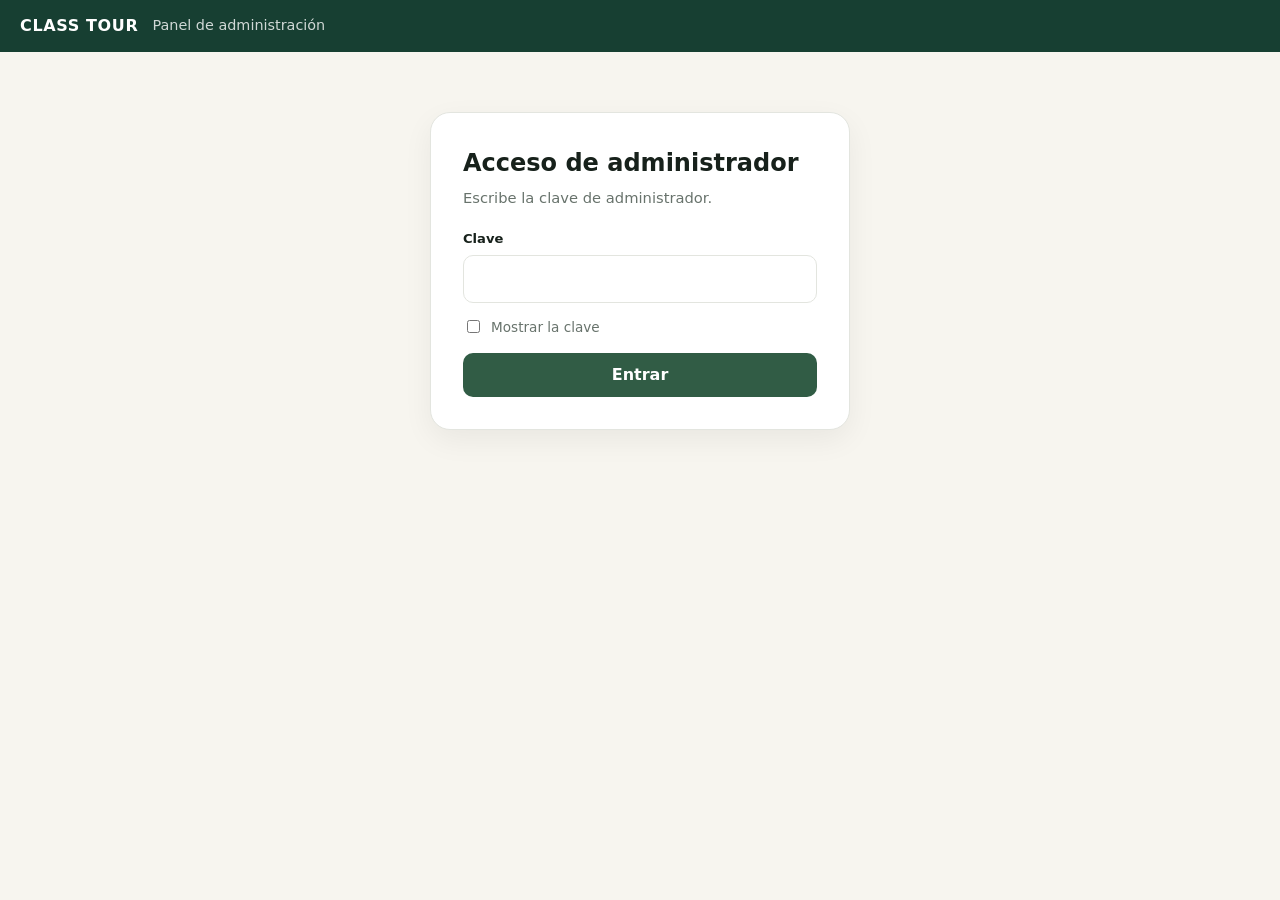
<file: admin.html>
<!DOCTYPE html>
<html lang="es">
<head>
  <meta charset="UTF-8">
  <meta name="viewport" content="width=device-width, initial-scale=1">
  <meta name="robots" content="noindex, nofollow">
  <title>Panel de administración | CLASS TOUR</title>

  <link rel="icon" href="data:image/svg+xml,%3Csvg xmlns='http://www.w3.org/2000/svg' viewBox='0 0 64 64'%3E%3Crect width='64' height='64' rx='14' fill='%23173f32'/%3E%3Ctext x='32' y='43' font-family='Georgia,serif' font-size='30' font-weight='700' text-anchor='middle' fill='%23f7f5ef'%3ECT%3C/text%3E%3C/svg%3E">

  <style>
    :root {
      --ink: #17211b;
      --muted: #68736c;
      --paper: #f7f5ef;
      --card: #ffffff;
      --line: #e3e5df;
      --brand: #315c45;
      --brand-dark: #173f32;
      --soft: #edf1eb;
      --danger: #a63d2f;
      --radius: 14px;
    }

    * { box-sizing: border-box; }

    body {
      margin: 0;
      font-family: system-ui, -apple-system, "Segoe UI", Roboto, sans-serif;
      background: var(--paper);
      color: var(--ink);
      line-height: 1.5;
    }

    [hidden] { display: none !important; }

    button, input, select { font: inherit; }

    .topbar {
      position: sticky;
      top: 0;
      z-index: 10;
      display: flex;
      align-items: center;
      gap: 14px;
      padding: 14px 20px;
      background: var(--brand-dark);
      color: #fff;
    }

    .topbar strong { letter-spacing: .04em; }
    .topbar span { opacity: .8; font-size: .9rem; }
    .topbar .spacer { flex: 1; }

    main {
      width: min(1100px, calc(100% - 32px));
      margin: 28px auto 60px;
    }

    .btn {
      padding: 10px 16px;
      border: 0;
      border-radius: 10px;
      background: var(--brand);
      color: #fff;
      font-weight: 700;
      cursor: pointer;
    }

    .btn:hover { background: var(--brand-dark); }
    .btn:disabled { opacity: .6; cursor: not-allowed; }

    .btn-light {
      background: var(--card);
      color: var(--brand);
      border: 1px solid var(--line);
    }

    .btn-light:hover { background: var(--soft); }

    .topbar .btn-light { background: transparent; color: #fff; border-color: rgba(255,255,255,.4); }
    .topbar .btn-light:hover { background: rgba(255,255,255,.12); }

    .login {
      max-width: 420px;
      margin: 60px auto;
      padding: 32px;
      background: var(--card);
      border: 1px solid var(--line);
      border-radius: 20px;
      box-shadow: 0 10px 30px rgba(0,0,0,.06);
    }

    .login h1 { margin: 0 0 6px; font-size: 1.5rem; }
    .login p { margin: 0 0 20px; color: var(--muted); font-size: .92rem; }

    .field { display: flex; flex-direction: column; gap: 6px; margin-bottom: 14px; }
    .field label { font-size: .82rem; font-weight: 700; }

    .field input, .field select {
      width: 100%;
      padding: 11px 12px;
      border: 1px solid var(--line);
      border-radius: 10px;
      background: #fff;
    }

    .field input:focus, .field select:focus, .btn:focus-visible {
      outline: 2px solid var(--brand);
      outline-offset: 1px;
    }

    .show-key { display: flex; align-items: center; gap: 8px; font-size: .85rem; color: var(--muted); margin-bottom: 16px; }

    .error {
      margin: 0 0 14px;
      padding: 10px 12px;
      border-radius: 10px;
      background: #fbeceb;
      color: var(--danger);
      font-size: .9rem;
      font-weight: 600;
    }

    .summary {
      display: grid;
      grid-template-columns: repeat(4, 1fr);
      gap: 12px;
      margin-bottom: 20px;
    }

    .stat {
      padding: 16px;
      background: var(--card);
      border: 1px solid var(--line);
      border-radius: var(--radius);
    }

    .stat b { display: block; font-size: 1.7rem; line-height: 1.1; }
    .stat span { color: var(--muted); font-size: .82rem; }

    .toolbar {
      display: flex;
      flex-wrap: wrap;
      gap: 10px;
      align-items: end;
      margin-bottom: 18px;
    }

    .toolbar .field { margin: 0; flex: 1 1 180px; }
    .toolbar .field.grow { flex: 2 1 260px; }

    .list {
      display: grid;
      grid-template-columns: repeat(2, 1fr);
      gap: 16px;
    }

    .empty {
      grid-column: 1 / -1;
      padding: 50px 20px;
      text-align: center;
      color: var(--muted);
      background: var(--card);
      border: 1px dashed var(--line);
      border-radius: var(--radius);
    }

    .card {
      padding: 20px;
      background: var(--card);
      border: 1px solid var(--line);
      border-radius: var(--radius);
      box-shadow: 0 4px 14px rgba(0,0,0,.04);
    }

    .card-head {
      display: flex;
      align-items: flex-start;
      justify-content: space-between;
      gap: 10px;
      margin-bottom: 12px;
    }

    .card h3 { margin: 0; font-size: 1.1rem; overflow-wrap: anywhere; }

    .badge {
      flex-shrink: 0;
      padding: 4px 10px;
      border-radius: 999px;
      font-size: .74rem;
      font-weight: 800;
      border: 1px solid transparent;
    }

    .badge-pending   { background: #fdf3dc; color: #8a5d0b; border-color: #f0dba5; }
    .badge-approved  { background: #e3f0e8; color: #24523a; border-color: #bcd8c6; }
    .badge-active    { background: #315c45; color: #fff; }
    .badge-suspended { background: #fbeceb; color: var(--danger); border-color: #efc4bf; }
    .badge-inactive  { background: #eceeea; color: #555; border-color: #d8dbd5; }

    dl.info { margin: 0 0 12px; display: grid; grid-template-columns: 110px 1fr; gap: 6px 10px; font-size: .9rem; }
    dl.info dt { color: var(--muted); font-weight: 600; }
    dl.info dd { margin: 0; overflow-wrap: anywhere; }
    dl.info a { color: var(--brand); font-weight: 600; }

    details { margin-bottom: 14px; font-size: .9rem; }
    details summary { cursor: pointer; color: var(--brand); font-weight: 700; }
    details p { margin: 8px 0 0; white-space: pre-wrap; overflow-wrap: anywhere; }

    .actions {
      display: grid;
      grid-template-columns: 1fr;
      gap: 12px;
      padding-top: 14px;
      border-top: 1px solid var(--line);
    }

    .actions .field { margin: 0; }
    .inline { display: flex; gap: 8px; }
    .inline input { flex: 1; min-width: 0; }
    .linkline { font-size: .85rem; color: var(--muted); }
    .linkline a { color: var(--brand); font-weight: 700; }

    .toast {
      position: fixed;
      left: 50%;
      bottom: 24px;
      transform: translateX(-50%) translateY(20px);
      max-width: calc(100% - 32px);
      padding: 12px 18px;
      border-radius: 12px;
      background: var(--brand-dark);
      color: #fff;
      font-weight: 600;
      opacity: 0;
      pointer-events: none;
      transition: opacity .25s ease, transform .25s ease;
    }

    .toast.show { opacity: 1; transform: translateX(-50%) translateY(0); }
    .toast.error-toast { background: var(--danger); }

    .tabs {
      display: flex;
      gap: 8px;
      margin-bottom: 22px;
      border-bottom: 1px solid var(--line);
    }

    .tab {
      margin-bottom: -1px;
      padding: 12px 18px;
      border: 0;
      border-bottom: 3px solid transparent;
      background: transparent;
      color: var(--muted);
      font-weight: 700;
      cursor: pointer;
    }

    .tab[aria-selected="true"] {
      color: var(--brand-dark);
      border-bottom-color: var(--brand);
    }

    .tab:focus-visible { outline: 2px solid var(--brand); outline-offset: 2px; }

    .course-card {
      display: grid;
      grid-template-columns: 110px 1fr;
      gap: 16px;
      padding: 16px;
      background: var(--card);
      border: 1px solid var(--line);
      border-radius: var(--radius);
      box-shadow: 0 4px 14px rgba(0,0,0,.04);
    }

    .course-cover {
      display: grid;
      place-items: center;
      width: 110px;
      height: 110px;
      border-radius: 12px;
      object-fit: cover;
      background: var(--soft);
      color: var(--muted);
      font-size: .75rem;
      font-weight: 700;
    }

    .course-body h3 { margin: 0 0 4px; font-size: 1.05rem; overflow-wrap: anywhere; }
    .course-body p { margin: 0; color: var(--muted); font-size: .88rem; overflow-wrap: anywhere; }
    .course-head { display: flex; justify-content: space-between; align-items: flex-start; gap: 8px; }

    .badge-published { background: #e3f0e8; color: #24523a; border-color: #bcd8c6; }
    .badge-draft     { background: #eceeea; color: #555; border-color: #d8dbd5; }

    .course-actions { display: flex; flex-wrap: wrap; gap: 8px; margin-top: 12px; }

    .btn-small { padding: 7px 12px; font-size: .85rem; }

    .btn-danger { background: var(--card); color: var(--danger); border: 1px solid #efc4bf; }
    .btn-danger:hover { background: #fbeceb; }

    .course-form {
      padding: 26px;
      background: var(--card);
      border: 1px solid var(--line);
      border-radius: 20px;
    }

    .course-form h2 { margin: 0 0 4px; font-size: 1.3rem; }
    .course-form .hint { margin: 0 0 20px; color: var(--muted); font-size: .9rem; }

    .form-grid {
      display: grid;
      grid-template-columns: repeat(2, 1fr);
      gap: 0 16px;
    }

    .field.full { grid-column: 1 / -1; }

    .field textarea {
      width: 100%;
      padding: 11px 12px;
      border: 1px solid var(--line);
      border-radius: 10px;
      background: #fff;
      resize: vertical;
    }

    .field textarea:focus { outline: 2px solid var(--brand); outline-offset: 1px; }

    .field small { color: var(--muted); font-size: .78rem; }

    .photo-grid {
      display: grid;
      grid-template-columns: repeat(auto-fill, minmax(140px, 1fr));
      gap: 12px;
      margin: 12px 0 4px;
    }

    .photo-item {
      position: relative;
      overflow: hidden;
      background: #fff;
      border: 1px solid var(--line);
      border-radius: 12px;
    }

    .photo-item img { display: block; width: 100%; height: 110px; object-fit: cover; }

    .photo-item .cover-flag {
      position: absolute;
      top: 6px;
      left: 6px;
      padding: 2px 8px;
      border-radius: 999px;
      background: var(--brand-dark);
      color: #fff;
      font-size: .7rem;
      font-weight: 800;
    }

    .photo-item .photo-actions { display: flex; gap: 6px; padding: 6px; }
    .photo-item .photo-actions .btn { flex: 1; padding: 5px 6px; font-size: .75rem; }

    .form-actions { display: flex; flex-wrap: wrap; gap: 10px; margin-top: 20px; }

    .field .checkline {
      display: flex;
      flex-direction: row;
      align-items: center;
      gap: 10px;
      font-size: .95rem;
      font-weight: 600;
      cursor: pointer;
    }

    .field .checkline input[type="checkbox"] {
      flex: none;
      width: 18px;
      height: 18px;
      padding: 0;
      margin: 0;
    }

    @media (max-width: 800px) {
      .form-grid { grid-template-columns: 1fr; }
      .course-card { grid-template-columns: 84px 1fr; }
      .course-cover { width: 84px; height: 84px; }
    }

    @media (max-width: 800px) {
      .summary { grid-template-columns: repeat(2, 1fr); }
      .list { grid-template-columns: 1fr; }
      .topbar span { display: none; }
    }
  </style>
</head>

<body>

  <header class="topbar">
    <strong>CLASS TOUR</strong>
    <span>Panel de administración</span>
    <div class="spacer"></div>
    <button type="button" class="btn btn-light" id="logoutBtn" hidden>Salir</button>
  </header>

  <main>

    <!-- ACCESO -->
    <section class="login" id="loginView">
      <h1>Acceso de administrador</h1>
      <p>Escribe la clave de administrador.</p>

      <form id="loginForm" novalidate>
        <div class="field">
          <label for="keyInput">Clave</label>
          <input
            type="password"
            id="keyInput"
            autocomplete="current-password"
            required
          >
        </div>

        <label class="show-key">
          <input type="checkbox" id="showKey">
          Mostrar la clave
        </label>

        <p class="error" id="loginError" role="alert" hidden></p>

        <button type="submit" class="btn" id="loginBtn" style="width:100%">Entrar</button>
      </form>
    </section>

    <!-- PANEL -->
    <section id="panelView" hidden>

      <div class="tabs" role="tablist">
        <button type="button" class="tab" id="tabProposals" role="tab" aria-selected="true">Propuestas</button>
        <button type="button" class="tab" id="tabCourses" role="tab" aria-selected="false">Cursos</button>
      </div>

      <!-- PROPUESTAS DE INSTRUCTORES -->
      <div id="proposalsSection">

        <div class="summary" id="summary"></div>

        <div class="toolbar">
          <div class="field">
            <label for="statusFilter">Mostrar</label>
            <select id="statusFilter">
              <option value="all">Todas las propuestas</option>
              <option value="pending">Pendientes</option>
              <option value="approved">Aprobadas</option>
              <option value="active">Activas</option>
              <option value="suspended">Suspendidas</option>
              <option value="inactive">Inactivas</option>
            </select>
          </div>

          <div class="field grow">
            <label for="searchInput">Buscar</label>
            <input
              type="search"
              id="searchInput"
              placeholder="Nombre, correo, teléfono, oficio, ciudad..."
            >
          </div>

          <button type="button" class="btn btn-light" id="refreshBtn">Actualizar</button>
        </div>

        <div class="list" id="list"></div>

      </div>

      <!-- CURSOS -->
      <div id="coursesSection" hidden>

        <div id="courseListWrap">

          <div class="toolbar">
            <div class="field grow">
              <label for="courseSearch">Buscar</label>
              <input
                type="search"
                id="courseSearch"
                placeholder="Título, instructor, categoría, ciudad..."
              >
            </div>

            <button type="button" class="btn" id="newCourseBtn">+ Nuevo curso</button>
            <button type="button" class="btn btn-light" id="refreshCoursesBtn">Actualizar</button>
          </div>

          <div class="list" id="courseList"></div>

        </div>

        <form id="courseForm" class="course-form" hidden novalidate>

          <h2 id="courseFormTitle">Nuevo curso</h2>
          <p class="hint">Los campos con * son obligatorios.</p>

          <div class="form-grid">

            <div class="field full">
              <label for="c-instructor">Instructor (propuestas aprobadas o activas)</label>
              <select id="c-instructor"></select>
              <small>Al elegirlo se completan el nombre y la ciudad si están vacíos.</small>
            </div>

            <div class="field">
              <label for="c-title">Título del curso *</label>
              <input type="text" id="c-title" maxlength="120">
            </div>

            <div class="field">
              <label for="c-tutor">Nombre de quien enseña *</label>
              <input type="text" id="c-tutor" maxlength="100">
            </div>

            <div class="field">
              <label for="c-category">Categoría *</label>
              <select id="c-category"></select>
            </div>

            <div class="field">
              <label for="c-subcategory">Subcategoría</label>
              <input type="text" id="c-subcategory" maxlength="100" placeholder="Ej. Carpintería">
            </div>

            <div class="field">
              <label for="c-location">Lugar (ciudad o municipio) *</label>
              <input type="text" id="c-location" maxlength="100">
            </div>

            <div class="field">
              <label for="c-level">Nivel</label>
              <select id="c-level">
                <option>Todos los niveles</option>
                <option>Inicial</option>
                <option>Intermedio</option>
                <option>Avanzado</option>
              </select>
            </div>

                        <div class="field">
              <label for="c-type">Tipo *</label>
              <select id="c-type">
                <option value="Clase">Clase</option>
                <option value="Taller">Taller</option>
                <option value="Curso">Curso</option>
                <option value="Seminario">Seminario</option>
                <option value="Experiencia">Experiencia</option>
                <option value="Masterclass">Masterclass</option>
              </select>
            </div>

            <div class="field">
              <label for="c-hours">Duración (máx. 160 horas)</label>
              <input type="text" id="c-hours" maxlength="50" placeholder="Ej. 32 horas">
            </div>

            <div class="field">
              <label for="c-schedule">Horario</label>
              <input type="text" id="c-schedule" maxlength="120" placeholder="Ej. Sábados 8:00 a.m. a 12:00 m.">
            </div>

            <div class="field">
              <label for="c-price">Precio en pesos (0 = Consultar)</label>
              <input type="number" id="c-price" min="0" step="1" placeholder="Ej. 250000">
            </div>

            <div class="field">
              <label for="c-spots">Cupos disponibles</label>
              <input type="number" id="c-spots" min="0" step="1">
            </div>

            <div class="field full">
              <label for="c-description">Descripción *</label>
              <textarea id="c-description" rows="4" maxlength="2000"></textarea>
            </div>

            <div class="field full">
              <label for="c-learning">¿Qué se aprende? (un ítem por línea)</label>
              <textarea id="c-learning" rows="4"></textarea>
            </div>

            <div class="field full">
              <label class="checkline">
                <input type="checkbox" id="c-kit">
                Incluye kit de materiales
              </label>
            </div>

            <div class="field full" id="kitDetailField" hidden>
              <label for="c-kit-detail">¿Qué incluye el kit?</label>
              <input type="text" id="c-kit-detail" maxlength="300" placeholder="Ej. Cuero, hilos, agujas y madera lavada">
              <small>Opcional. Se muestra en la ficha del curso.</small>
            </div>
            
            <div class="field full">
              <label for="c-cal">Enlace de reservas (opcional)</label>
              <input type="url" id="c-cal" placeholder="https://cal.com/..., https://calendly.com/..., etc.">
              <small>Si lo dejas vacío, el estudiante te contactará por WhatsApp o correo.</small>
            </div>

            <div class="field full">
              <label for="c-youtube">Video de YouTube (opcional)</label>
              <input type="url" id="c-youtube" placeholder="https://www.youtube.com/watch?v=...">
              <small>Acepta enlaces youtube.com/watch, youtu.be, shorts o embed.</small>
            </div>

            <div class="field full">
              <label for="c-360">Foto 360° (opcional)</label>
              <input type="text" id="c-360" placeholder="assets/img/cursos/mi-taller-360.jpg">
              <small>Imagen panorámica equirrectangular (proporción 2:1). Puede ser una ruta o un enlace https.</small>
            </div>

            <div class="field full">
              <label for="c-photos">Fotos del taller (una ruta por línea, la primera es portada)</label>
              <textarea id="c-photos" rows="4" placeholder="assets/img/cursos/mi-foto-1.jpg
assets/img/cursos/mi-foto-2.jpg"></textarea>
              <small>Sube las fotos a <code>assets/img/cursos/</code> en el repositorio. Escribe aquí las rutas, una por línea.</small>
              <div class="photo-grid" id="photoGrid"></div>
            </div>

            <div class="field full">
              <label class="checkline">
                <input type="checkbox" id="c-published">
                Publicar en el sitio (necesita al menos una foto)
              </label>
            </div>

          </div>

          <p class="error" id="courseFormError" role="alert" hidden></p>

          <div class="form-actions">
            <button type="submit" class="btn" id="saveCourseBtn">Guardar curso</button>
            <button type="button" class="btn btn-light" id="cancelCourseBtn">Cancelar</button>
          </div>

        </form>

      </div>

    </section>

  </main>

  <div class="toast" id="toast" role="status" aria-live="polite"></div>

  <script>
    "use strict";

    const MODO_LOCAL = false;

    const API_URL =
  "https://script.google.com/macros/s/AKfycbyvy0q2SbOL_141rS5viSYVBar4GkC0-G03sot0CXgLBk6lIg37-oAQmyPUqD8DUQQv/exec";

    const TIMEOUT_MS = 15000;

    const STATUS_LABELS = {
      pending: "Pendiente",
      approved: "Aprobada",
      active: "Activa",
      suspended: "Suspendida",
      inactive: "Inactiva"
    };

    const KEY_STORAGE = "classtour_admin_key";

    let adminKey = "";
    let instructors = [];

    const $ = (id) => document.getElementById(id);


    /* ---------- Modo local ---------- */

    async function apiLocal(path, options) {
      console.info("[admin modo local]", path, options);
      await new Promise((resolve) => setTimeout(resolve, 300));
      if (path === "/api/instructors") {
        return { status: 200, ok: true, data: { ok: true, total: 0, instructors: [] } };
      }
      if (path.startsWith("/api/admin/courses")) {
        return { status: 200, ok: true, data: { ok: true, total: 0, courses: [] } };
      }
      return { status: 200, ok: true, data: { ok: true, message: "Modo local activo." } };
    }


    /* ---------- Almacenamiento de la clave ---------- */

    function readStoredKey() {
      try { return sessionStorage.getItem(KEY_STORAGE) || ""; } catch (e) { return ""; }
    }

    function storeKey(value) {
      try {
        if (value) sessionStorage.setItem(KEY_STORAGE, value);
        else sessionStorage.removeItem(KEY_STORAGE);
      } catch (e) { }
    }


    /* ---------- Utilidades ---------- */

    function el(tag, props, children) {
      const node = document.createElement(tag);
      Object.entries(props || {}).forEach(([key, value]) => {
        if (key === "class") node.className = value;
        else if (key === "text") node.textContent = value;
        else node.setAttribute(key, value);
      });
      (children || []).forEach((child) => {
        if (child) node.append(child);
      });
      return node;
    }

    function normalize(value) {
      return String(value || "")
        .toLowerCase()
        .normalize("NFD")
        .replace(/[\u0300-\u036f]/g, "");
    }

    function formatDate(iso) {
      if (!iso) return "—";
      const date = new Date(iso);
      if (Number.isNaN(date.getTime())) return "—";
      return date.toLocaleString("es-CO", { dateStyle: "medium", timeStyle: "short" });
    }

    function whatsappNumber(phone) {
      const raw = String(phone || "").trim();
      const digits = raw.replace(/\D/g, "");
      if (!digits) return "";
      if (raw.startsWith("+")) return digits;
      if (digits.length === 10 && digits.startsWith("3")) return "57" + digits;
      return digits;
    }

    let toastTimer = null;

    function toast(message, isError) {
      const box = $("toast");
      box.textContent = message;
      box.classList.toggle("error-toast", Boolean(isError));
      box.classList.add("show");
      clearTimeout(toastTimer);
      toastTimer = setTimeout(() => box.classList.remove("show"), 3500);
    }


    /* ---------- Llamadas al backend ---------- */

        async function api(path, options) {

      if (MODO_LOCAL) return await apiLocal(path, options);

      const { timeoutMs, ...fetchOptions } = options || {};

      try {
        let method = (fetchOptions.method || "GET").toUpperCase();
        const esLectura = method === "GET";
        let parsed = {};

        if (esLectura) {
          if (path === "/api/instructors") {
            parsed.tipo = "admin/instructores/listar";
          } else if (path === "/api/admin/courses") {
            parsed.tipo = "admin/cursos/listar";
          }
        } else {
          parsed = fetchOptions.body ? JSON.parse(fetchOptions.body) : {};

          if (path === "/api/admin/courses" && method === "POST") {
            parsed.tipo = "admin/cursos/crear";
          } else if (path.match(/^\/api\/admin\/courses\/[^/]+$/) && method === "PUT") {
            parsed.tipo = "admin/cursos/actualizar";
            parsed.courseId = path.split("/").pop();
          } else if (path.match(/^\/api\/admin\/courses\/[^/]+$/) && method === "DELETE") {
            parsed.tipo = "admin/cursos/eliminar";
            parsed.courseId = path.split("/").pop();
          } else if (path.match(/^\/api\/admin\/courses\/[^/]+\/publish$/)) {
            parsed.tipo = "admin/cursos/publicar";
            parsed.courseId = path.split("/")[4];
          } else if (path.match(/^\/api\/admin\/courses\/[^/]+\/photos$/)) {
            parsed.tipo = "admin/cursos/foto/subir";
            parsed.courseId = path.split("/")[4];
          } else if (path.match(/^\/api\/admin\/courses\/[^/]+\/photos\/[^/]+$/)) {
            parsed.tipo = "admin/cursos/foto/borrar";
            parsed.courseId = path.split("/")[4];
            parsed.photoId = path.split("/")[6];
          } else if (path.match(/^\/api\/instructors\/[^/]+\/status$/)) {
            parsed.tipo = "admin/instructores/estado";
            parsed.instructorId = path.split("/")[3];
          }
        }

        parsed.key = adminKey;
        const body = JSON.stringify(parsed);

        // Las lecturas se reintentan; las escrituras no, para no duplicar datos
        const intentos = esLectura ? 3 : 1;
        let response = null;
        let ultimoError = null;

        for (let i = 0; i < intentos; i++) {
          const ctrl = new AbortController();
          const t = setTimeout(
            () => ctrl.abort(),
            esLectura ? 8000 : (timeoutMs || TIMEOUT_MS)
          );
          try {
            response = await fetch(API_URL, {
              method: "POST",
              body,
              headers: { "Content-Type": "text/plain;charset=utf-8" },
              signal: ctrl.signal,
              redirect: "follow"
            });
            clearTimeout(t);
            break;
          } catch (e) {
            clearTimeout(t);
            ultimoError = e;
          }
        }

        if (!response) throw ultimoError;

        const data = await response.json().catch(() => ({}));
        return { status: response.status, ok: response.ok && data.ok !== false, data };

      } catch (error) {
        return {
          status: 0,
          ok: false,
          data: {
            mensaje: error.name === "AbortError"
              ? "El servidor tardó demasiado en responder."
              : "No se pudo conectar con el servidor."
          }
        };
      }
    }

    function errorMessage(result) {
      return result.data.mensaje || result.data.message || "Ocurrió un error inesperado.";
    }


    /* ---------- Vistas ---------- */

    function showLogin(message) {
      $("panelView").hidden = true;
      $("loginView").hidden = false;
      $("logoutBtn").hidden = true;
      const box = $("loginError");
      box.hidden = !message;
      box.textContent = message || "";
    }

    function showPanel() {
      $("loginView").hidden = true;
      $("panelView").hidden = false;
      $("logoutBtn").hidden = false;
      showTab("proposals");
    }


    /* ---------- Carga y filtros ---------- */

    async function loadInstructors() {
      const result = await api("/api/instructors");
      if (!result.ok) return result;
      instructors = (result.data.instructors || []).slice().sort(
        (a, b) => String(b.createdAt).localeCompare(String(a.createdAt))
      );
      render();
      return result;
    }

    function filtered() {
      const status = $("statusFilter").value;
      const query = normalize($("searchInput").value);
      return instructors.filter((item) => {
        if (status !== "all" && item.status !== status) return false;
        if (!query) return true;
        const text = normalize(
          [item.name, item.email, item.phone, item.skill, item.category, item.location].join(" ")
        );
        return text.includes(query);
      });
    }

    function renderSummary() {
      const count = (status) => instructors.filter((i) => i.status === status).length;
      const stats = [
        ["Total", instructors.length],
        ["Pendientes", count("pending")],
        ["Aprobadas", count("approved")],
        ["Activas", count("active")]
      ];
      const box = $("summary");
      box.replaceChildren(
        ...stats.map(([label, value]) =>
          el("div", { class: "stat" }, [
            el("b", { text: String(value) }),
            el("span", { text: label })
          ])
        )
      );
    }

    function render() {
      renderSummary();
      const items = filtered();
      const list = $("list");
      if (!items.length) {
        list.replaceChildren(
          el("div", {
            class: "empty",
            text: instructors.length
              ? "Ninguna propuesta coincide con el filtro."
              : "Todavía no hay propuestas."
          })
        );
        return;
      }
      list.replaceChildren(...items.map(buildCard));
    }


    /* ---------- Tarjeta de propuesta ---------- */

    function buildCard(item) {
      const status = STATUS_LABELS[item.status] ? item.status : "pending";
      const info = el("dl", { class: "info" });

      function row(label, content) {
        info.append(el("dt", { text: label }));
        const dd = el("dd");
        dd.append(content);
        info.append(dd);
      }

      row("Correo", el("a", { href: "mailto:" + encodeURIComponent(item.email || ""), text: item.email || "—" }));

      const phoneBox = document.createDocumentFragment();
      phoneBox.append(document.createTextNode((item.phone || "—") + " "));
      const wa = whatsappNumber(item.phone);
      if (wa) {
        phoneBox.append(
          el("a", {
            href: "https://wa.me/" + wa,
            target: "_blank",
            rel: "noopener noreferrer",
            text: "· WhatsApp"
          })
        );
      }

      row("Teléfono", phoneBox);
      row("Oficio", document.createTextNode(item.skill || "—"));
      row("Categoría", document.createTextNode(item.category || "—"));
      row("Ubicación", document.createTextNode(item.location || "—"));
      row("Recibida", document.createTextNode(formatDate(item.createdAt)));

      row(
        "Autorización",
        document.createTextNode(
          item.consent && item.consent.accepted
            ? "Sí · " + formatDate(item.consent.at)
            : "No registrada"
        )
      );

      const experience = item.experience
        ? el("details", {}, [
            el("summary", { text: "Experiencia" }),
            el("p", { text: item.experience })
          ])
        : null;

      const select = el("select", { id: "status-" + item.id });
      Object.entries(STATUS_LABELS).forEach(([value, label]) => {
        const option = el("option", { value, text: label });
        if (value === status) option.selected = true;
        select.append(option);
      });

      select.addEventListener("change", async () => {
        const newStatus = select.value;
        const confirmed = window.confirm(
          `¿Cambiar el estado de "${item.name}" a "${STATUS_LABELS[newStatus]}"?`
        );
        if (!confirmed) {
          select.value = status;
          return;
        }
        select.disabled = true;
        const result = await api(
          "/api/instructors/" + encodeURIComponent(item.id) + "/status",
          { method: "PATCH", body: JSON.stringify({ status: newStatus }) }
        );
        if (result.ok) {
          Object.assign(item, result.data.instructor || { status: newStatus });
          render();
          toast(`Estado actualizado a "${STATUS_LABELS[newStatus]}".`);
        } else {
          select.value = status;
          select.disabled = false;
          toast(errorMessage(result), true);
        }
      });

      const statusField = el("div", { class: "field" }, [
        el("label", { for: select.id, text: "Estado" }),
        select
      ]);

      const actions = el("div", { class: "actions" }, [statusField]);

      return el("article", { class: "card" }, [
        el("div", { class: "card-head" }, [
          el("h3", { text: item.name || "Sin nombre" }),
          el("span", { class: "badge badge-" + status, text: STATUS_LABELS[status] })
        ]),
        info,
        experience,
        actions
      ]);
    }


    /* ---------- Eventos de login ---------- */

    $("loginForm").addEventListener("submit", async (event) => {
      event.preventDefault();
      const key = $("keyInput").value.trim();
      if (!key) {
        showLogin("Escribe la clave.");
        return;
      }
      const button = $("loginBtn");
      button.disabled = true;
      button.textContent = "Entrando...";
      adminKey = key;
      const result = await loadInstructors();
      button.disabled = false;
      button.textContent = "Entrar";
      if (result.ok) {
        storeKey(key);
        $("keyInput").value = "";
        showPanel();
      } else {
        adminKey = "";
        showLogin(errorMessage(result));
      }
    });

    $("showKey").addEventListener("change", (event) => {
      $("keyInput").type = event.target.checked ? "text" : "password";
    });

    $("logoutBtn").addEventListener("click", () => {
      adminKey = "";
      instructors = [];
      storeKey("");
      showLogin("");
    });

    $("refreshBtn").addEventListener("click", async () => {
      const result = await loadInstructors();
      toast(result.ok ? "Lista actualizada." : errorMessage(result), !result.ok);
    });

    $("statusFilter").addEventListener("change", render);
    $("searchInput").addEventListener("input", render);


    /* ==========================================================
       CURSOS
    ========================================================== */

    const CATEGORIES = [
      "Actividades al aire libre", "Arquitectura", "Arte", "Artes escénicas",
      "Artesanías", "Baile y danzas", "Barista", "Bodas y eventos", "Bebidas",
      "Cinematografía", "Moda", "Diseño", "Escultura", "Equitación y Vaulting",
      "Fotografía", "Gastronomía", "Historieta", "Literatura e Historia",
      "Manualidades", "Multimedia", "Metales y mecánica", "Música", "Negocios",
      "Enología", "Restauraciones", "Sexualidad", "Tatuajes",
      "Cursos libres de oficios"
    ];

    const MAX_PHOTOS = 8;

    let adminCourses = [];
    let editingCourse = null;
    let photoItems = [];
    let removedPhotoIds = [];
    let photoCounter = 0;

    const enc = encodeURIComponent;

    function showTab(name) {
      const isCourses = name === "courses";
      $("proposalsSection").hidden = isCourses;
      $("coursesSection").hidden = !isCourses;
      $("tabProposals").setAttribute("aria-selected", String(!isCourses));
      $("tabCourses").setAttribute("aria-selected", String(isCourses));
      if (isCourses) {
        closeCourseForm();
        loadAdminCourses();
      }
    }

    function formatPrice(price) {
      if (!price) return "Precio: consultar";
      return new Intl.NumberFormat("es-CO", {
        style: "currency",
        currency: "COP",
        maximumFractionDigits: 0
      }).format(price);
    }

    async function loadAdminCourses() {
      const result = await api("/api/admin/courses");
      if (!result.ok) {
        toast(errorMessage(result), true);
        return result;
      }
      adminCourses = result.data.courses || [];
      renderAdminCourses();
      return result;
    }

    function renderAdminCourses() {
      const query = normalize($("courseSearch").value);
      const items = adminCourses.filter((course) => {
        if (!query) return true;
        return normalize(
          [course.title, course.tutor, course.category, course.location].join(" ")
        ).includes(query);
      });

      const list = $("courseList");

      if (!items.length) {
        list.replaceChildren(
          el("div", {
            class: "empty",
            text: adminCourses.length
              ? "Ningún curso coincide con la búsqueda."
              : "Todavía no hay cursos. Pulsa \"+ Nuevo curso\" para crear el primero."
          })
        );
        return;
      }

      list.replaceChildren(...items.map(buildCourseCard));
    }

    function buildCourseCard(course) {
      const firstPhoto = course.photos && course.photos.length ? course.photos[0] : null;
      const cover = firstPhoto
        ? el("img", { class: "course-cover", src: firstPhoto.url, alt: "" })
        : el("div", { class: "course-cover", text: "Sin foto" });

      const editBtn = el("button", { type: "button", class: "btn btn-light btn-small", text: "Editar" });
      editBtn.addEventListener("click", () => openCourseForm(course));

      const publishBtn = el("button", {
        type: "button",
        class: "btn btn-light btn-small",
        text: course.published ? "Ocultar" : "Publicar"
      });

      publishBtn.addEventListener("click", async () => {
        publishBtn.disabled = true;
        const result = await api(
          "/api/admin/courses/" + enc(course.id) + "/publish",
          { method: "PATCH", body: JSON.stringify({ published: !course.published }) }
        );
        publishBtn.disabled = false;
        if (result.ok) {
          Object.assign(course, result.data.course);
          renderAdminCourses();
          toast(result.data.mensaje || "Actualizado.");
        } else {
          toast(errorMessage(result), true);
        }
      });

      const deleteBtn = el("button", { type: "button", class: "btn btn-danger btn-small", text: "Eliminar" });
      deleteBtn.addEventListener("click", async () => {
        const confirmed = window.confirm(
          `¿Eliminar el curso "${course.title}"? Esta acción no se puede deshacer.`
        );
        if (!confirmed) return;
        deleteBtn.disabled = true;
        const result = await api("/api/admin/courses/" + enc(course.id), { method: "DELETE" });
        if (result.ok) {
          adminCourses = adminCourses.filter((item) => item.id !== course.id);
          renderAdminCourses();
          toast("Curso eliminado.");
        } else {
          deleteBtn.disabled = false;
          toast(errorMessage(result), true);
        }
      });

      const photoCount = course.photos ? course.photos.length : 0;

      return el("article", { class: "course-card" }, [
        cover,
        el("div", { class: "course-body" }, [
          el("div", { class: "course-head" }, [
            el("h3", { text: course.title }),
            el("span", {
              class: "badge " + (course.published ? "badge-published" : "badge-draft"),
              text: course.published ? "Publicado" : "Borrador"
            })
          ]),
          el("p", { text: `${course.courseType || "Clase"} · ${course.tutor} · ${course.category}` }),
          el("p", { text: `${course.location} · ${formatPrice(course.price)} · ${photoCount} foto(s)` }),
          el("div", { class: "course-actions" }, [editBtn, publishBtn, deleteBtn])
        ])
      ]);
    }


    /* ---------- Formulario ---------- */

    function fillSelect(select, entries, selected) {
      select.replaceChildren(
        ...entries.map(([value, label]) => {
          const option = el("option", { value, text: label });
          if (value === selected) option.selected = true;
          return option;
        })
      );
    }

    function openCourseForm(course) {
      editingCourse = course || null;
      removedPhotoIds = [];

      $("courseFormTitle").textContent = course ? "Editar curso" : "Nuevo curso";
      $("courseFormError").hidden = true;

      const approved = instructors.filter(
        (item) => item.status === "approved" || item.status === "active"
      );

      fillSelect(
        $("c-instructor"),
        [["", "Sin instructor vinculado (escribo el nombre a mano)"]].concat(
          approved.map((item) => [item.id, `${item.name} — ${item.skill}${item.location ? " (" + item.location + ")" : ""}`])
        ),
        course && course.instructorId ? course.instructorId : ""
      );

      fillSelect(
        $("c-category"),
        [["", "Selecciona una categoría"]].concat(CATEGORIES.map((name) => [name, name])),
        course ? course.category : ""
      );

      const set = (id, value) => { $(id).value = value === null || value === undefined ? "" : value; };

      set("c-title", course ? course.title : "");
      set("c-tutor", course ? course.tutor : "");
      set("c-subcategory", course ? course.subcategory : "");
      set("c-location", course ? course.location : "");
      set("c-level", course ? course.level : "Todos los niveles");
      set("c-type", course ? course.courseType : "Clase");
      set("c-hours", course ? course.hours : "");
      set("c-schedule", course ? course.schedule : "");
      set("c-price", course ? course.price : "");
      set("c-spots", course ? course.spots : "");
      set("c-description", course ? course.description : "");
      set("c-learning", course ? (course.learning || []).join("\n") : "");
      set("c-cal", course ? (course.calUrl || "") : "");
      set("c-youtube", course ? course.youtubeUrl : "");
      set("c-360", course ? course.photo360 : "");
      $("c-published").checked = course ? course.published : false;
      $("c-kit").checked = course ? course.includesKit === true : false;
      set("c-kit-detail", course ? course.kitDetail : "");
      toggleKitDetail();


      photoItems = course
        ? (course.photos || []).map((photo) => ({
            key: ++photoCounter,
            id: photo.id,
            url: photo.url
          }))
        : [];

      $("c-photos").value = photoItems.map(item => item.url).join("\n");

      renderPhotoGrid();

      $("courseListWrap").hidden = true;
      $("courseForm").hidden = false;
      $("c-title").focus();
    }

    function closeCourseForm() {
      $("courseForm").hidden = true;
      $("courseListWrap").hidden = false;
      editingCourse = null;
      photoItems = [];
      removedPhotoIds = [];
    }

    function renderPhotoGrid() {
      const grid = $("photoGrid");

      if (!photoItems.length) {
        grid.replaceChildren();
        return;
      }

      grid.replaceChildren(
        ...photoItems.map((item, index) => {
          const removeBtn = el("button", { type: "button", class: "btn btn-danger", text: "Quitar" });

          removeBtn.addEventListener("click", () => {
  if (item.id) {
    removedPhotoIds.push(item.id);
  }

  photoItems.splice(index, 1);

  syncPhotoTextarea();
  renderPhotoGrid();
});

          return el("div", { class: "photo-item" }, [
            el("img", { src: item.url, alt: `Foto ${index + 1}` }),
            index === 0 ? el("span", { class: "cover-flag", text: "Portada" }) : null,
            el("div", { class: "photo-actions" }, [removeBtn])
          ]);
        })
      );
    }

    function syncPhotoTextarea() {
      $("c-photos").value = photoItems.map(item => item.url || "").join("\n");
    }

    function getYoutubeId(url) {
      try {
        const u = new URL(String(url || "").trim());
        const host = u.hostname.replace(/^www\.|^m\./, "");
        let id = null;
        if (host === "youtu.be") {
          id = u.pathname.slice(1);
        } else if (host === "youtube.com" || host === "music.youtube.com") {
          if (u.pathname === "/watch") {
            id = u.searchParams.get("v");
          } else {
            const m = u.pathname.match(/^\/(embed|shorts|live)\/([^/?]+)/);
            if (m) id = m[2];
          }
        }
        return id && /^[\w-]{11}$/.test(id) ? id : null;
      } catch (e) {
        return null;
      }
    }

        function readCourseForm() {
      const value = (id) => $(id).value.trim();

      return {
        instructorId: $("c-instructor").value,
        title: value("c-title"),
        tutor: value("c-tutor"),
        category: $("c-category").value,
        subcategory: value("c-subcategory"),
        location: value("c-location"),
        level: $("c-level").value,
        courseType: $("c-type").value,
        hours: value("c-hours"),
        schedule: value("c-schedule"),
        price: value("c-price") === "" ? 0 : Number(value("c-price")),
        spots: value("c-spots") === "" ? null : Number(value("c-spots")),
        description: value("c-description"),
        learning: $("c-learning").value,
        calUrl: value("c-cal"),
        youtubeUrl: value("c-youtube"),
        photo360: value("c-360").replace(/\\/g, "/"),
        includesKit: $("c-kit").checked,
        kitDetail: value("c-kit-detail"),
        published: $("c-published").checked
      };
    }

        function courseFormProblem(data) {
      if (data.title.length < 3) return "Escribe el título del curso (mínimo 3 letras).";
      if (data.tutor.length < 2) return "Escribe el nombre de quien enseña.";
      if (!data.category) return "Selecciona una categoría.";
      if (!data.courseType) return "Selecciona si es una clase o un taller.";
      if (!data.location) return "Escribe el lugar donde se dicta el curso.";
      if (data.description.length < 10) return "Escribe una descripción (mínimo 10 letras).";
      if (data.calUrl && !/^https:\/\//i.test(data.calUrl)) return "El enlace de reservas debe empezar por https://";
      if (data.youtubeUrl && !getYoutubeId(data.youtubeUrl)) {
        return "El enlace de YouTube no es válido. Pega la URL completa del video.";
      }

      if (data.photo360 &&
          !(/^https:\/\//i.test(data.photo360) || /\.(jpe?g|png|webp)$/i.test(data.photo360))) {
        return "La foto 360° debe ser un enlace https o una ruta a un archivo .jpg, .png o .webp.";
      }

      if (data.hours) {
        const match = String(data.hours).match(/\d+/);
        if (match && Number(match[0]) > 160) {
          return "La duración no puede superar 160 horas (curso libre).";
        }
      }

      if (data.published && photoItems.length === 0) {
        return "Para publicar el curso agrega al menos una foto (ruta).";
      }

      return "";
    }
    async function saveCourse(event) {
      event.preventDefault();

      const errorBox = $("courseFormError");
      errorBox.hidden = true;

      const fail = (message) => {
        errorBox.textContent = message;
        errorBox.hidden = false;
        errorBox.scrollIntoView({ block: "nearest" });
      };

          const data = readCourseForm();
      const problem = courseFormProblem(data);

      if (problem) {
        fail(problem);
        return;
      }

      const button = $("saveCourseBtn");
      button.disabled = true;
      button.textContent = "Guardando...";

      try {
        // 1) Crear el curso si es nuevo (siempre como borrador)
        let course = editingCourse;

        if (!course) {
          const created = await api("/api/admin/courses", {
            method: "POST",
            body: JSON.stringify({ ...data, published: false })
          });

          if (!created.ok) {
            fail(errorMessage(created));
            return;
          }

          course = created.data.course;
          editingCourse = course;
        }

        // 2) Borrar fotos eliminadas (no aplica a rutas locales)
        for (const id of removedPhotoIds.slice()) {
          if (id.startsWith("path-")) continue;
          await api(
            "/api/admin/courses/" + enc(course.id) + "/photos/" + enc(id),
            { method: "DELETE" }
          );
          removedPhotoIds = removedPhotoIds.filter((item) => item !== id);
        }

        // 3) Guardar las rutas de fotos nuevas
        const savedPaths = new Set();

        for (const item of photoItems) {
          if (item.id && !item.id.startsWith("path-")) {
            savedPaths.add(item.url);
            continue;
          }

          const upload = await api(
            "/api/admin/courses/" + enc(course.id) + "/photos",
            { method: "POST", body: JSON.stringify({ path: item.url }) }
          );

          if (!upload.ok) {
            fail("No se pudo guardar una ruta de foto: " + errorMessage(upload));
            return;
          }

          savedPaths.add(item.url);
        }

        // 4) Guardar los datos del curso
        const saved = await api("/api/admin/courses/" + enc(course.id), {
          method: "PUT",
          body: JSON.stringify({ ...data })
        });

        if (!saved.ok) {
          fail(errorMessage(saved));
          return;
        }

        toast("Curso guardado.");
        closeCourseForm();
        await loadAdminCourses();

      } finally {
        button.disabled = false;
        button.textContent = "Guardar curso";
      }
    }
      /* ---------- Eventos de cursos ---------- */

    $("tabProposals").addEventListener("click", () => showTab("proposals"));
    $("tabCourses").addEventListener("click", () => showTab("courses"));
    $("newCourseBtn").addEventListener("click", () => openCourseForm(null));
    $("courseSearch").addEventListener("input", renderAdminCourses);

    $("refreshCoursesBtn").addEventListener("click", async () => {
      const result = await loadAdminCourses();
      if (result.ok) toast("Lista actualizada.");
    });

    $("courseForm").addEventListener("submit", saveCourse);

    $("cancelCourseBtn").addEventListener("click", () => {
      closeCourseForm();
    });

    $("c-instructor").addEventListener("change", () => {
      const item = instructors.find((entry) => entry.id === $("c-instructor").value);
      if (!item) return;
      if (!$("c-tutor").value.trim()) $("c-tutor").value = item.name || "";
      if (!$("c-location").value.trim()) $("c-location").value = item.location || "";
      if (!$("c-category").value && CATEGORIES.includes(item.category)) {
        $("c-category").value = item.category;
      }
    });

       $("c-photos").addEventListener("input", (event) => {
      const lines = event.target.value
        .split("\n")
        .map(l => l.trim().replace(/\\/g, "/"))
        .filter(Boolean)
        .slice(0, MAX_PHOTOS);

      const originales = editingCourse && editingCourse.photos
        ? editingCourse.photos
        : [];
      const idPorUrl = new Map(originales.map((p) => [p.url, p.id]));

      photoItems = lines.map((path, index) => ({
        key: ++photoCounter,
        id: idPorUrl.get(path) || ("path-" + index),
        url: path
      }));

      // Las fotos originales cuya línea se borró del cuadro se eliminan al guardar
      removedPhotoIds = originales
        .filter((p) => !lines.includes(p.url))
        .map((p) => p.id);

      renderPhotoGrid();
    });


    /* ---------- Inicio ---------- */
    function toggleKitDetail() {
      $("kitDetailField").hidden = !$("c-kit").checked;
    }

    $("c-kit").addEventListener("change", toggleKitDetail);
    
    (async function init() {
      if (MODO_LOCAL) {
        showPanel();
        return;
      }

      const stored = readStoredKey();

      if (!stored) {
        showLogin("");
        return;
      }

      adminKey = stored;
      const result = await loadInstructors();

      if (result.ok) {
        showPanel();
      } else {
        adminKey = "";
        storeKey("");
        showLogin(errorMessage(result));
      }
    })();
  </script>

</body>
</html>
</file>
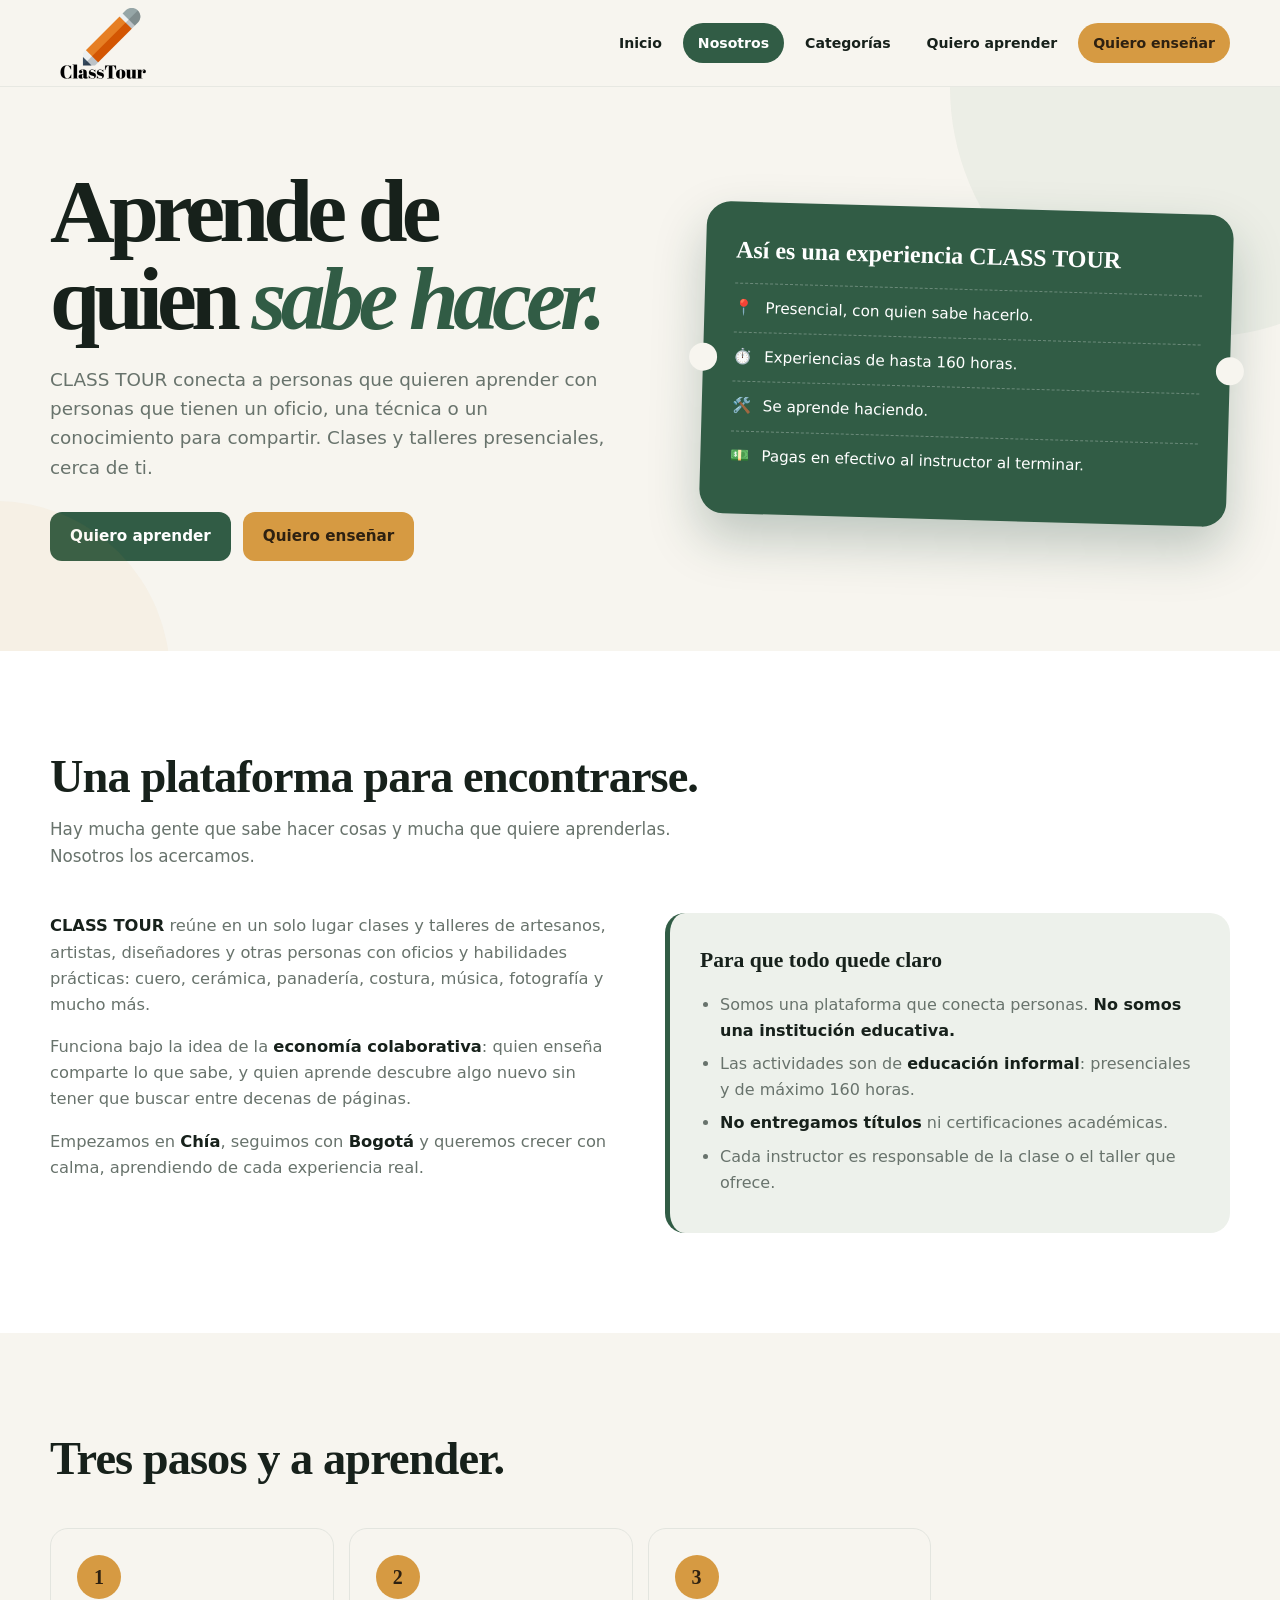
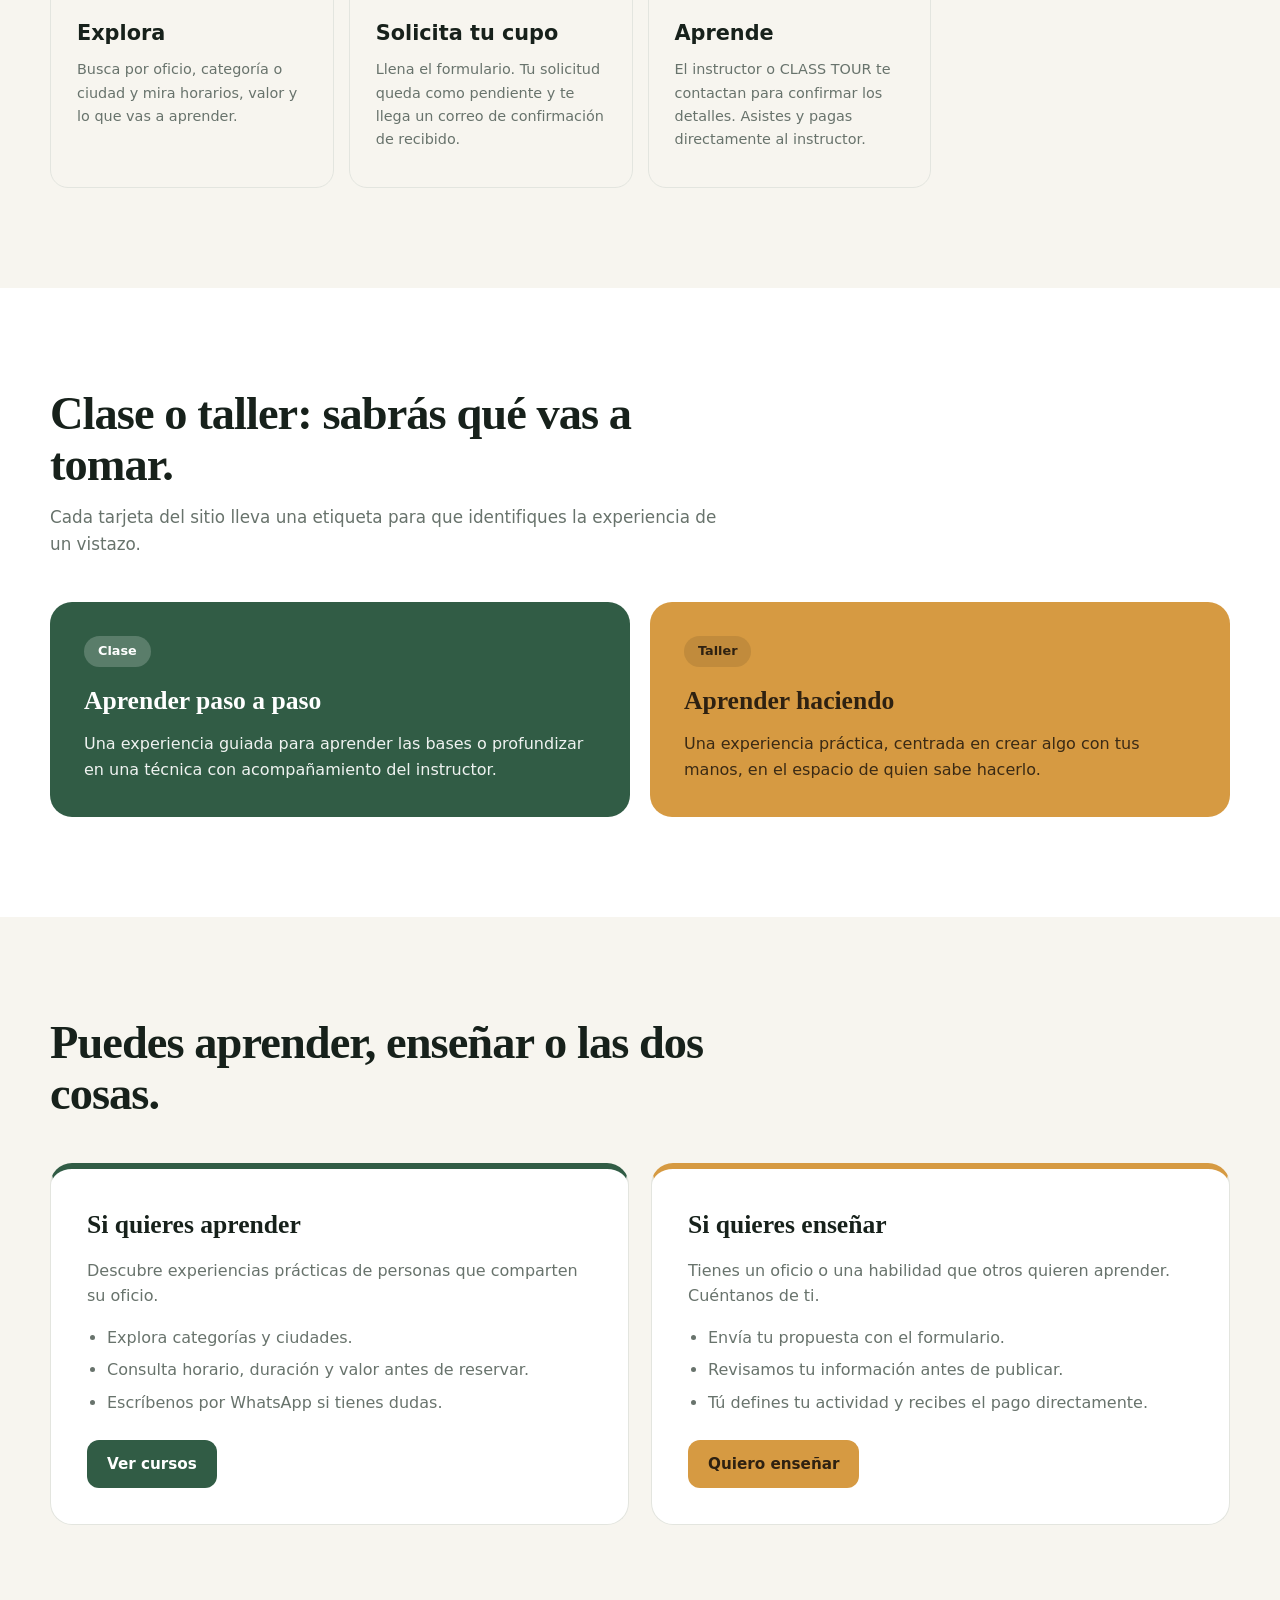
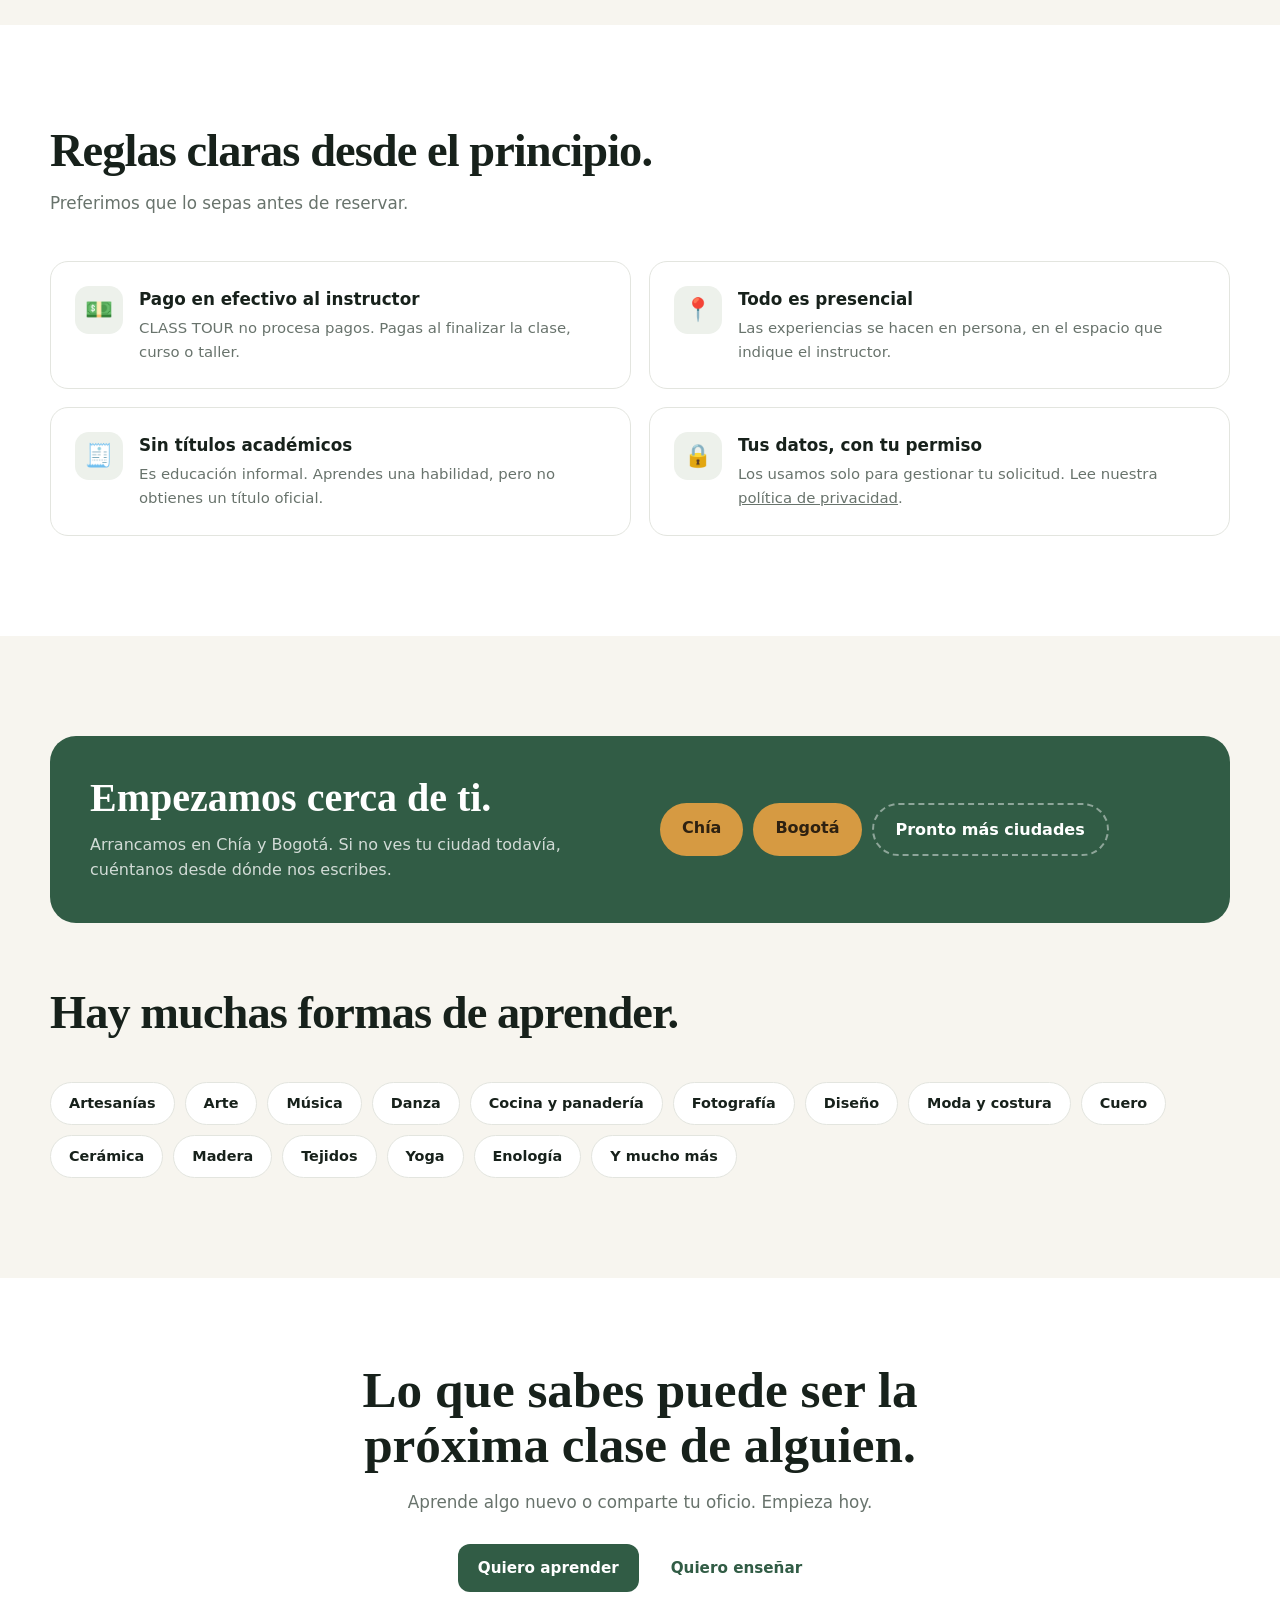
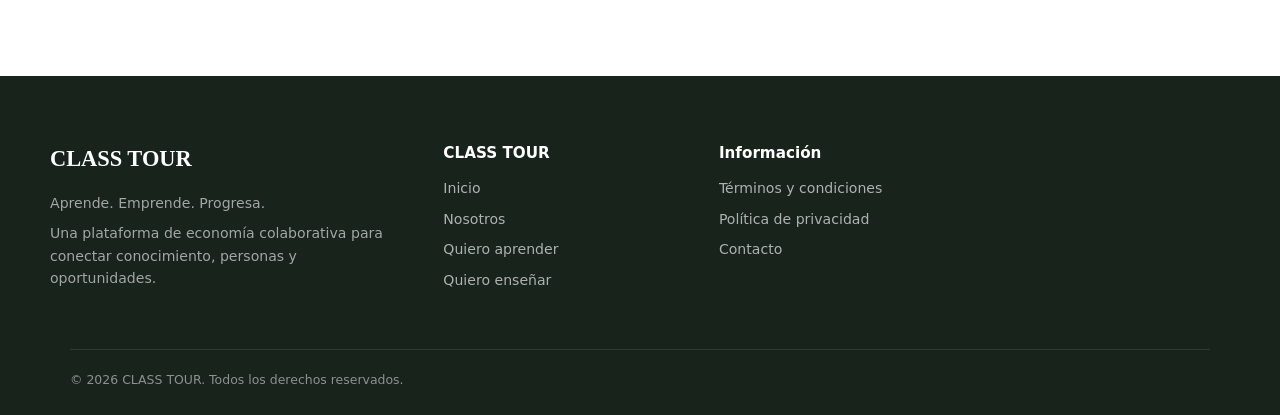
<file: nosotros.html>
<!DOCTYPE html>
<html lang="es">
<head>
  <meta charset="UTF-8">
  <meta name="viewport" content="width=device-width, initial-scale=1.0">
  <title>Nosotros | CLASS TOUR</title>
  <meta name="description" content="CLASS TOUR conecta a personas que quieren aprender con personas que saben hacer: clases y talleres presenciales de educación informal, con pago directo al instructor.">
  <meta name="theme-color" content="#173f32">
  <link rel="icon" href="data:image/svg+xml,%3Csvg xmlns='http://www.w3.org/2000/svg' viewBox='0 0 64 64'%3E%3Crect width='64' height='64' rx='14' fill='%23173f32'/%3E%3Ctext x='32' y='43' font-family='Georgia,serif' font-size='30' font-weight='700' text-anchor='middle' fill='%23f7f5ef'%3ECT%3C/text%3E%3C/svg%3E">
  <meta property="og:type" content="website">
  <meta property="og:site_name" content="CLASS TOUR">
  <meta property="og:locale" content="es_CO">
  <meta property="og:title" content="Nosotros | CLASS TOUR">
  <meta property="og:description" content="Aprende de quien sabe hacer. Clases y talleres presenciales cerca de ti.">

  <style>
    :root {
      --ink: #17211b;
      --muted: #5d685f;
      --paper: #f7f5ef;
      --white: #ffffff;
      --line: #e3e5df;
      --brand: #173f32;
      --brand-2: #315c45;
      --soft: #edf1eb;
      --accent: #d69a42;
      --accent-dark: #c78c38;
      --serif: Georgia, "Times New Roman", serif;
      --sans: Inter, ui-sans-serif, system-ui, -apple-system, "Segoe UI", Arial, sans-serif;
    }

    * { box-sizing: border-box; }
    html { scroll-behavior: smooth; }

    body {
      margin: 0;
      font-family: var(--sans);
      color: var(--ink);
      background: var(--paper);
      line-height: 1.65;
    }

    a { color: inherit; text-decoration: none; }
    img { display: block; max-width: 100%; }
    h1, h2, h3, p { margin-top: 0; }

    .container { width: min(1100px, calc(100% - 40px)); margin-inline: auto; }

    :focus-visible { outline: 3px solid var(--accent); outline-offset: 3px; }

    /* ---------- Encabezado ---------- */

    .site-header {
      position: sticky; top: 0; z-index: 1000;
      background: rgba(247, 245, 239, 0.94);
      backdrop-filter: blur(12px);
      border-bottom: 1px solid var(--line);
    }

    .nav {
      min-height: 72px;
      display: flex; align-items: center; justify-content: space-between; gap: 20px;
    }

    .logo-classtour { width: 105px; height: auto; }

    .desktop-nav { display: flex; align-items: center; gap: 6px; }

    .desktop-nav a {
      padding: 7px 14px;
      border-radius: 999px;
      font-size: 0.85rem; font-weight: 700;
      transition: background .2s, color .2s;
    }

    .desktop-nav a:hover { background: var(--soft); }
    .desktop-nav a.active { background: var(--brand); color: var(--white); }

    .desktop-nav a.nav-cta { background: var(--accent); color: #2e2111; }
    .desktop-nav a.nav-cta:hover { background: var(--accent-dark); }

    .nav-toggle {
      display: none;
      align-items: center; justify-content: center; flex-direction: column; gap: 5px;
      width: 44px; height: 44px; padding: 0;
      border: 1px solid var(--line); border-radius: 12px;
      background: var(--white); cursor: pointer;
    }

    .nav-toggle-bar {
      display: block; width: 20px; height: 2px; border-radius: 2px;
      background: var(--ink); transition: transform .2s, opacity .2s;
    }

    .nav-toggle[aria-expanded="true"] .nav-toggle-bar:nth-child(1) { transform: translateY(7px) rotate(45deg); }
    .nav-toggle[aria-expanded="true"] .nav-toggle-bar:nth-child(2) { opacity: 0; }
    .nav-toggle[aria-expanded="true"] .nav-toggle-bar:nth-child(3) { transform: translateY(-7px) rotate(-45deg); }

    /* ---------- Botones ---------- */

    .btn {
      display: inline-flex; align-items: center; justify-content: center;
      min-height: 48px; padding: 12px 24px;
      border-radius: 999px; border: 2px solid transparent;
      font-size: 0.95rem; font-weight: 800;
      transition: transform .2s, background .2s, color .2s, border-color .2s;
    }

    .btn:hover { transform: translateY(-2px); }
    .btn-primary { background: var(--brand); color: var(--white); }
    .btn-primary:hover { background: var(--brand-2); }
    .btn-accent { background: var(--accent); color: #2e2111; }
    .btn-accent:hover { background: var(--accent-dark); }
    .btn-line { border-color: var(--brand); color: var(--brand); }
    .btn-line:hover { background: var(--brand); color: var(--white); }

    /* ---------- Hero ---------- */

    .hero { padding: 90px 0 80px; overflow: hidden; position: relative; }

    .hero::before {
      content: ""; position: absolute; width: 520px; height: 520px;
      right: -160px; top: -240px; border-radius: 50%;
      background: rgba(214, 154, 66, 0.14); pointer-events: none;
    }

    .hero-grid {
      position: relative;
      display: grid; grid-template-columns: 1.2fr 0.8fr; gap: 60px; align-items: center;
    }

    .hero h1 {
      margin-bottom: 22px;
      font-family: var(--serif);
      font-size: clamp(2.6rem, 6.4vw, 5rem);
      line-height: 1.02; letter-spacing: -0.03em;
    }

    .hero h1 em { font-style: italic; color: var(--brand-2); }

    .hero-lead { max-width: 560px; margin-bottom: 30px; color: var(--muted); font-size: 1.15rem; }

    .hero-actions { display: flex; flex-wrap: wrap; gap: 12px; }

    .ticket {
      position: relative;
      padding: 34px 30px;
      background: var(--brand); color: var(--white);
      border-radius: 24px;
      transform: rotate(1.6deg);
      box-shadow: 0 24px 50px rgba(23, 63, 50, 0.25);
    }

    .ticket::before, .ticket::after {
      content: ""; position: absolute; top: 50%;
      width: 28px; height: 28px; border-radius: 50%;
      background: var(--paper); transform: translateY(-50%);
    }

    .ticket::before { left: -14px; }
    .ticket::after { right: -14px; }

    .ticket h2 { margin-bottom: 18px; font-family: var(--serif); font-size: 1.5rem; line-height: 1.2; }

    .ticket ul { list-style: none; margin: 0; padding: 0; }

    .ticket li {
      display: flex; gap: 12px; padding: 12px 0;
      border-top: 1px dashed rgba(255, 255, 255, 0.28);
      font-size: 0.95rem;
    }

    .ticket li span { flex: none; }

    /* ---------- Secciones ---------- */

    .section { padding: 84px 0; }
    .section-white { background: var(--white); }

    .section-head { max-width: 680px; margin-bottom: 44px; }

    .section-head h2 {
      margin-bottom: 14px;
      font-family: var(--serif);
      font-size: clamp(1.9rem, 4vw, 2.9rem);
      line-height: 1.1; letter-spacing: -0.02em;
    }

    .section-head p { margin: 0; color: var(--muted); font-size: 1.05rem; }

    /* Qué es */

    .about-grid { display: grid; grid-template-columns: 1fr 1fr; gap: 50px; align-items: start; }
    .about-grid p { color: var(--muted); font-size: 1.02rem; }
    .about-grid strong { color: var(--ink); }

    .clarity {
      padding: 30px; border-radius: 20px;
      background: var(--soft); border-left: 5px solid var(--brand);
    }

    .clarity h3 { margin-bottom: 14px; font-family: var(--serif); font-size: 1.35rem; }
    .clarity ul { margin: 0; padding-left: 20px; color: var(--muted); }
    .clarity li { margin-bottom: 8px; }

    /* Pasos */

    .steps { display: grid; grid-template-columns: repeat(3, 1fr); gap: 20px; }

    .step { padding: 28px; border: 1px solid var(--line); border-radius: 20px; background: var(--paper); }

    .step-n {
      display: grid; place-items: center;
      width: 44px; height: 44px; margin-bottom: 18px;
      border-radius: 50%; background: var(--accent); color: #2e2111;
      font-family: var(--serif); font-size: 1.25rem; font-weight: 700;
    }

    .step h3 { margin-bottom: 8px; font-size: 1.2rem; }
    .step p { margin: 0; color: var(--muted); font-size: 0.95rem; }

    /* Clase y taller */

    .kinds { display: grid; grid-template-columns: 1fr 1fr; gap: 20px; }

    .kind { padding: 34px; border-radius: 22px; color: var(--white); }
    .kind.clase { background: var(--brand-2); }
    .kind.taller { background: var(--accent); color: #2e2111; }

    .kind .tag {
      display: inline-block; margin-bottom: 14px; padding: 5px 14px;
      border-radius: 999px; font-size: 0.8rem; font-weight: 800;
      background: rgba(255, 255, 255, 0.2);
    }

    .kind.taller .tag { background: rgba(46, 33, 17, 0.12); }
    .kind h3 { margin-bottom: 10px; font-family: var(--serif); font-size: 1.6rem; }
    .kind p { margin: 0; opacity: 0.92; }

    /* Dos caminos */

    .roles { display: grid; grid-template-columns: 1fr 1fr; gap: 22px; }

    .role { padding: 36px; border-radius: 22px; background: var(--white); border: 1px solid var(--line); }
    .role.learn { border-top: 6px solid var(--brand); }
    .role.teach { border-top: 6px solid var(--accent); }

    .role h3 { margin-bottom: 12px; font-family: var(--serif); font-size: 1.6rem; }
    .role p { color: var(--muted); }
    .role ul { margin: 0 0 24px; padding-left: 20px; color: var(--muted); }
    .role li { margin-bottom: 7px; }

    /* Reglas claras */

    .rules { display: grid; grid-template-columns: repeat(2, 1fr); gap: 18px; }

    .rule { display: flex; gap: 16px; padding: 24px; border-radius: 18px; background: var(--white); border: 1px solid var(--line); }
    .rule-icon { flex: none; display: grid; place-items: center; width: 48px; height: 48px; border-radius: 14px; background: var(--soft); font-size: 1.4rem; }
    .rule h3 { margin-bottom: 4px; font-size: 1.05rem; }
    .rule p { margin: 0; color: var(--muted); font-size: 0.93rem; }

    /* Dónde y categorías */

    .where { padding: 40px; border-radius: 26px; background: var(--brand); color: var(--white); display: grid; grid-template-columns: 1fr 1fr; gap: 40px; align-items: center; }
    .where h2 { margin-bottom: 12px; font-family: var(--serif); font-size: clamp(1.8rem, 3.6vw, 2.5rem); line-height: 1.1; }
    .where p { margin: 0; color: rgba(255, 255, 255, 0.78); }
    .places { display: flex; flex-wrap: wrap; gap: 10px; }
    .place { padding: 12px 22px; border-radius: 999px; background: var(--accent); color: #2e2111; font-weight: 800; }
    .place.next { background: transparent; border: 2px dashed rgba(255, 255, 255, 0.45); color: var(--white); }

    .chips { display: flex; flex-wrap: wrap; gap: 10px; }
    .chip { padding: 9px 18px; border-radius: 999px; background: var(--white); border: 1px solid var(--line); font-size: 0.9rem; font-weight: 700; transition: background .2s, border-color .2s; }
    .chip:hover { background: var(--soft); border-color: var(--brand-2); }

    /* Cierre */

    .final { padding: 84px 0; text-align: center; }
    .final h2 { max-width: 720px; margin: 0 auto 16px; font-family: var(--serif); font-size: clamp(2rem, 4.4vw, 3.2rem); line-height: 1.08; }
    .final p { max-width: 560px; margin: 0 auto 28px; color: var(--muted); font-size: 1.05rem; }
    .final .hero-actions { justify-content: center; }

    /* Pie */

    .site-footer { padding: 54px 0 24px; background: #18231c; color: var(--white); }
    .footer-grid { display: grid; grid-template-columns: 1.4fr 0.8fr 0.8fr; gap: 40px; padding-bottom: 36px; }
    .footer-brand { margin-bottom: 10px; font-family: var(--serif); font-size: 1.4rem; font-weight: 700; }
    .site-footer p { margin: 0 0 8px; max-width: 380px; color: rgba(255, 255, 255, 0.6); font-size: 0.88rem; }
    .site-footer h3 { margin-bottom: 12px; font-size: 0.95rem; }
    .site-footer nav a { display: block; margin-bottom: 8px; color: rgba(255, 255, 255, 0.65); font-size: 0.88rem; }
    .site-footer nav a:hover { color: var(--white); }
    .footer-bottom { padding-top: 20px; border-top: 1px solid rgba(255, 255, 255, 0.1); color: rgba(255, 255, 255, 0.5); font-size: 0.78rem; }

    /* ---------- Adaptable ---------- */

    @media (max-width: 900px) {
      .nav-toggle { display: inline-flex; }

      .site-header .desktop-nav {
        display: none; position: absolute; top: calc(100% + 6px); left: 15px; right: 15px;
        flex-direction: column; align-items: stretch; gap: 0; padding: 8px;
        background: var(--white); border: 1px solid var(--line);
        border-radius: 16px; box-shadow: 0 18px 40px rgba(23, 33, 27, 0.15);
      }

      .site-header .desktop-nav.nav-open { display: flex; }
      .site-header .desktop-nav a { padding: 14px 12px; font-size: 1rem; border-radius: 10px; }

      .hero-grid, .about-grid, .roles, .kinds, .where { grid-template-columns: 1fr; }
      .hero-grid { gap: 44px; }
      .ticket { transform: none; }
      .steps, .rules { grid-template-columns: 1fr; }
      .footer-grid { grid-template-columns: 1fr 1fr; }
      .footer-grid > div:first-child { grid-column: 1 / -1; }
    }

    @media (max-width: 600px) {
      .hero { padding: 60px 0 56px; }
      .section, .final { padding: 62px 0; }
      .where, .role, .kind { padding: 28px 22px; }
      .footer-grid { grid-template-columns: 1fr; }
      .btn { width: 100%; }
    }

    @media (prefers-reduced-motion: reduce) {
      html { scroll-behavior: auto; }
      * { transition-duration: 0.01ms !important; }
    }
  </style>
  <link rel="stylesheet" href="styles.css">
</head>

<body>

  <header class="site-header">
    <div class="container nav">

      <a href="index.html" aria-label="CLASS TOUR inicio">
        <img src="assets/img/logo-classtour.png" alt="CLASS TOUR" class="logo-classtour">
      </a>

      <nav class="desktop-nav" id="mainNav" aria-label="Navegación principal">
        <a href="index.html">Inicio</a>
        <a href="nosotros.html" class="active">Nosotros</a>
        <a href="index.html#categorias">Categorías</a>
        <a href="index.html#destacados">Quiero aprender</a>
        <a href="index.html#ensenar" class="nav-cta">Quiero enseñar</a>
      </nav>

      <button type="button" class="nav-toggle" id="navToggle" aria-label="Abrir menú" aria-expanded="false" aria-controls="mainNav">
        <span class="nav-toggle-bar"></span>
        <span class="nav-toggle-bar"></span>
        <span class="nav-toggle-bar"></span>
      </button>

    </div>
  </header>

  <main>

    <!-- HERO -->
    <section class="hero">
      <div class="container hero-grid">

        <div>
          <h1>Aprende de quien <em>sabe hacer.</em></h1>

          <p class="hero-lead">
            CLASS TOUR conecta a personas que quieren aprender con personas que
            tienen un oficio, una técnica o un conocimiento para compartir.
            Clases y talleres presenciales, cerca de ti.
          </p>

          <div class="hero-actions">
            <a href="index.html#destacados" class="btn btn-primary">Quiero aprender</a>
            <a href="index.html#ensenar" class="btn btn-accent">Quiero enseñar</a>
          </div>
        </div>

        <aside class="ticket" aria-label="Así es una experiencia CLASS TOUR">
          <h2>Así es una experiencia CLASS TOUR</h2>
          <ul>
            <li><span aria-hidden="true">📍</span> Presencial, con quien sabe hacerlo.</li>
            <li><span aria-hidden="true">⏱️</span> Experiencias de hasta 160 horas.</li>
            <li><span aria-hidden="true">🛠️</span> Se aprende haciendo.</li>
            <li><span aria-hidden="true">💵</span> Pagas en efectivo al instructor al terminar.</li>
          </ul>
        </aside>

      </div>
    </section>


    <!-- QUÉ ES -->
    <section class="section section-white">
      <div class="container">

        <div class="section-head">
          <h2>Una plataforma para encontrarse.</h2>
          <p>Hay mucha gente que sabe hacer cosas y mucha que quiere aprenderlas. Nosotros los acercamos.</p>
        </div>

        <div class="about-grid">

          <div>
            <p>
              <strong>CLASS TOUR</strong> reúne en un solo lugar clases y talleres
              de artesanos, artistas, diseñadores y otras personas con oficios y
              habilidades prácticas: cuero, cerámica, panadería, costura, música,
              fotografía y mucho más.
            </p>
            <p>
              Funciona bajo la idea de la <strong>economía colaborativa</strong>:
              quien enseña comparte lo que sabe, y quien aprende descubre algo
              nuevo sin tener que buscar entre decenas de páginas.
            </p>
            <p>
              Empezamos en <strong>Chía</strong>, seguimos con <strong>Bogotá</strong>
              y queremos crecer con calma, aprendiendo de cada experiencia real.
            </p>
          </div>

          <div class="clarity">
            <h3>Para que todo quede claro</h3>
            <ul>
              <li>Somos una plataforma que conecta personas. <strong>No somos una institución educativa.</strong></li>
              <li>Las actividades son de <strong>educación informal</strong>: presenciales y de máximo 160 horas.</li>
              <li><strong>No entregamos títulos</strong> ni certificaciones académicas.</li>
              <li>Cada instructor es responsable de la clase o el taller que ofrece.</li>
            </ul>
          </div>

        </div>
      </div>
    </section>


    <!-- CÓMO FUNCIONA -->
    <section class="section">
      <div class="container">

        <div class="section-head">
          <h2>Tres pasos y a aprender.</h2>
        </div>

        <div class="steps">

          <article class="step">
            <div class="step-n" aria-hidden="true">1</div>
            <h3>Explora</h3>
            <p>Busca por oficio, categoría o ciudad y mira horarios, valor y lo que vas a aprender.</p>
          </article>

          <article class="step">
            <div class="step-n" aria-hidden="true">2</div>
            <h3>Solicita tu cupo</h3>
            <p>Llena el formulario. Tu solicitud queda como pendiente y te llega un correo de confirmación de recibido.</p>
          </article>

          <article class="step">
            <div class="step-n" aria-hidden="true">3</div>
            <h3>Aprende</h3>
            <p>El instructor o CLASS TOUR te contactan para confirmar los detalles. Asistes y pagas directamente al instructor.</p>
          </article>

        </div>
      </div>
    </section>


    <!-- CLASE O TALLER -->
    <section class="section section-white">
      <div class="container">

        <div class="section-head">
          <h2>Clase o taller: sabrás qué vas a tomar.</h2>
          <p>Cada tarjeta del sitio lleva una etiqueta para que identifiques la experiencia de un vistazo.</p>
        </div>

        <div class="kinds">

          <article class="kind clase">
            <span class="tag">Clase</span>
            <h3>Aprender paso a paso</h3>
            <p>Una experiencia guiada para aprender las bases o profundizar en una técnica con acompañamiento del instructor.</p>
          </article>

          <article class="kind taller">
            <span class="tag">Taller</span>
            <h3>Aprender haciendo</h3>
            <p>Una experiencia práctica, centrada en crear algo con tus manos, en el espacio de quien sabe hacerlo.</p>
          </article>

        </div>
      </div>
    </section>


    <!-- DOS CAMINOS -->
    <section class="section">
      <div class="container">

        <div class="section-head">
          <h2>Puedes aprender, enseñar o las dos cosas.</h2>
        </div>

        <div class="roles">

          <article class="role learn">
            <h3>Si quieres aprender</h3>
            <p>Descubre experiencias prácticas de personas que comparten su oficio.</p>
            <ul>
              <li>Explora categorías y ciudades.</li>
              <li>Consulta horario, duración y valor antes de reservar.</li>
              <li>Escríbenos por WhatsApp si tienes dudas.</li>
            </ul>
            <a href="index.html#destacados" class="btn btn-primary">Ver cursos</a>
          </article>

          <article class="role teach">
            <h3>Si quieres enseñar</h3>
            <p>Tienes un oficio o una habilidad que otros quieren aprender. Cuéntanos de ti.</p>
            <ul>
              <li>Envía tu propuesta con el formulario.</li>
              <li>Revisamos tu información antes de publicar.</li>
              <li>Tú defines tu actividad y recibes el pago directamente.</li>
            </ul>
            <a href="index.html#ensenar" class="btn btn-accent">Quiero enseñar</a>
          </article>

        </div>
      </div>
    </section>


    <!-- REGLAS CLARAS -->
    <section class="section section-white">
      <div class="container">

        <div class="section-head">
          <h2>Reglas claras desde el principio.</h2>
          <p>Preferimos que lo sepas antes de reservar.</p>
        </div>

        <div class="rules">

          <article class="rule">
            <div class="rule-icon" aria-hidden="true">💵</div>
            <div>
              <h3>Pago en efectivo al instructor</h3>
              <p>CLASS TOUR no procesa pagos. Pagas al finalizar la clase, curso o taller.</p>
            </div>
          </article>

          <article class="rule">
            <div class="rule-icon" aria-hidden="true">📍</div>
            <div>
              <h3>Todo es presencial</h3>
              <p>Las experiencias se hacen en persona, en el espacio que indique el instructor.</p>
            </div>
          </article>

          <article class="rule">
            <div class="rule-icon" aria-hidden="true">🧾</div>
            <div>
              <h3>Sin títulos académicos</h3>
              <p>Es educación informal. Aprendes una habilidad, pero no obtienes un título oficial.</p>
            </div>
          </article>

          <article class="rule">
            <div class="rule-icon" aria-hidden="true">🔒</div>
            <div>
              <h3>Tus datos, con tu permiso</h3>
              <p>Los usamos solo para gestionar tu solicitud. Lee nuestra <a href="privacidad.html"><u>política de privacidad</u></a>.</p>
            </div>
          </article>

        </div>
      </div>
    </section>


    <!-- DÓNDE Y CATEGORÍAS -->
    <section class="section">
      <div class="container">

        <div class="where">
          <div>
            <h2>Empezamos cerca de ti.</h2>
            <p>Arrancamos en Chía y Bogotá. Si no ves tu ciudad todavía, cuéntanos desde dónde nos escribes.</p>
          </div>

          <div class="places">
            <span class="place">Chía</span>
            <span class="place">Bogotá</span>
            <span class="place next">Pronto más ciudades</span>
          </div>
        </div>

        <div class="section-head" style="margin-top:64px;">
          <h2>Hay muchas formas de aprender.</h2>
        </div>

        <div class="chips">
          <span class="chip">Artesanías</span>
          <span class="chip">Arte</span>
          <span class="chip">Música</span>
          <span class="chip">Danza</span>
          <span class="chip">Cocina y panadería</span>
          <span class="chip">Fotografía</span>
          <span class="chip">Diseño</span>
          <span class="chip">Moda y costura</span>
          <span class="chip">Cuero</span>
          <span class="chip">Cerámica</span>
          <span class="chip">Madera</span>
          <span class="chip">Tejidos</span>
          <span class="chip">Yoga</span>
          <span class="chip">Enología</span>
          <span class="chip">Y mucho más</span>
        </div>

      </div>
    </section>


    <!-- CIERRE -->
    <section class="final section-white">
      <div class="container">
        <h2>Lo que sabes puede ser la próxima clase de alguien.</h2>
        <p>Aprende algo nuevo o comparte tu oficio. Empieza hoy.</p>

        <div class="hero-actions">
          <a href="index.html#destacados" class="btn btn-primary">Quiero aprender</a>
          <a href="index.html#ensenar" class="btn btn-line">Quiero enseñar</a>
        </div>
      </div>
    </section>

  </main>


  <footer class="site-footer">
    <div class="container">

      <div class="footer-grid">

        <div>
          <div class="footer-brand">CLASS TOUR</div>
          <p>Aprende. Emprende. Progresa.</p>
          <p>Una plataforma de economía colaborativa para conectar conocimiento, personas y oportunidades.</p>
        </div>

        <nav aria-label="Navegación del pie de página">
          <h3>CLASS TOUR</h3>
          <a href="index.html">Inicio</a>
          <a href="nosotros.html">Nosotros</a>
          <a href="index.html#destacados">Quiero aprender</a>
          <a href="index.html#ensenar">Quiero enseñar</a>
        </nav>

        <nav aria-label="Información legal">
          <h3>Información</h3>
          <a href="terminos.html">Términos y condiciones</a>
          <a href="privacidad.html">Política de privacidad</a>
          <a href="mailto:classtouraprendizaje@gmail.com">Contacto</a>
        </nav>

      </div>

      <div class="footer-bottom">
        © <span id="year"></span> CLASS TOUR. Todos los derechos reservados.
      </div>

    </div>
  </footer>

  <link rel="stylesheet" href="styles.css">
  <script>document.getElementById("year").textContent = new Date().getFullYear();</script>

</body>
</html>
</file>
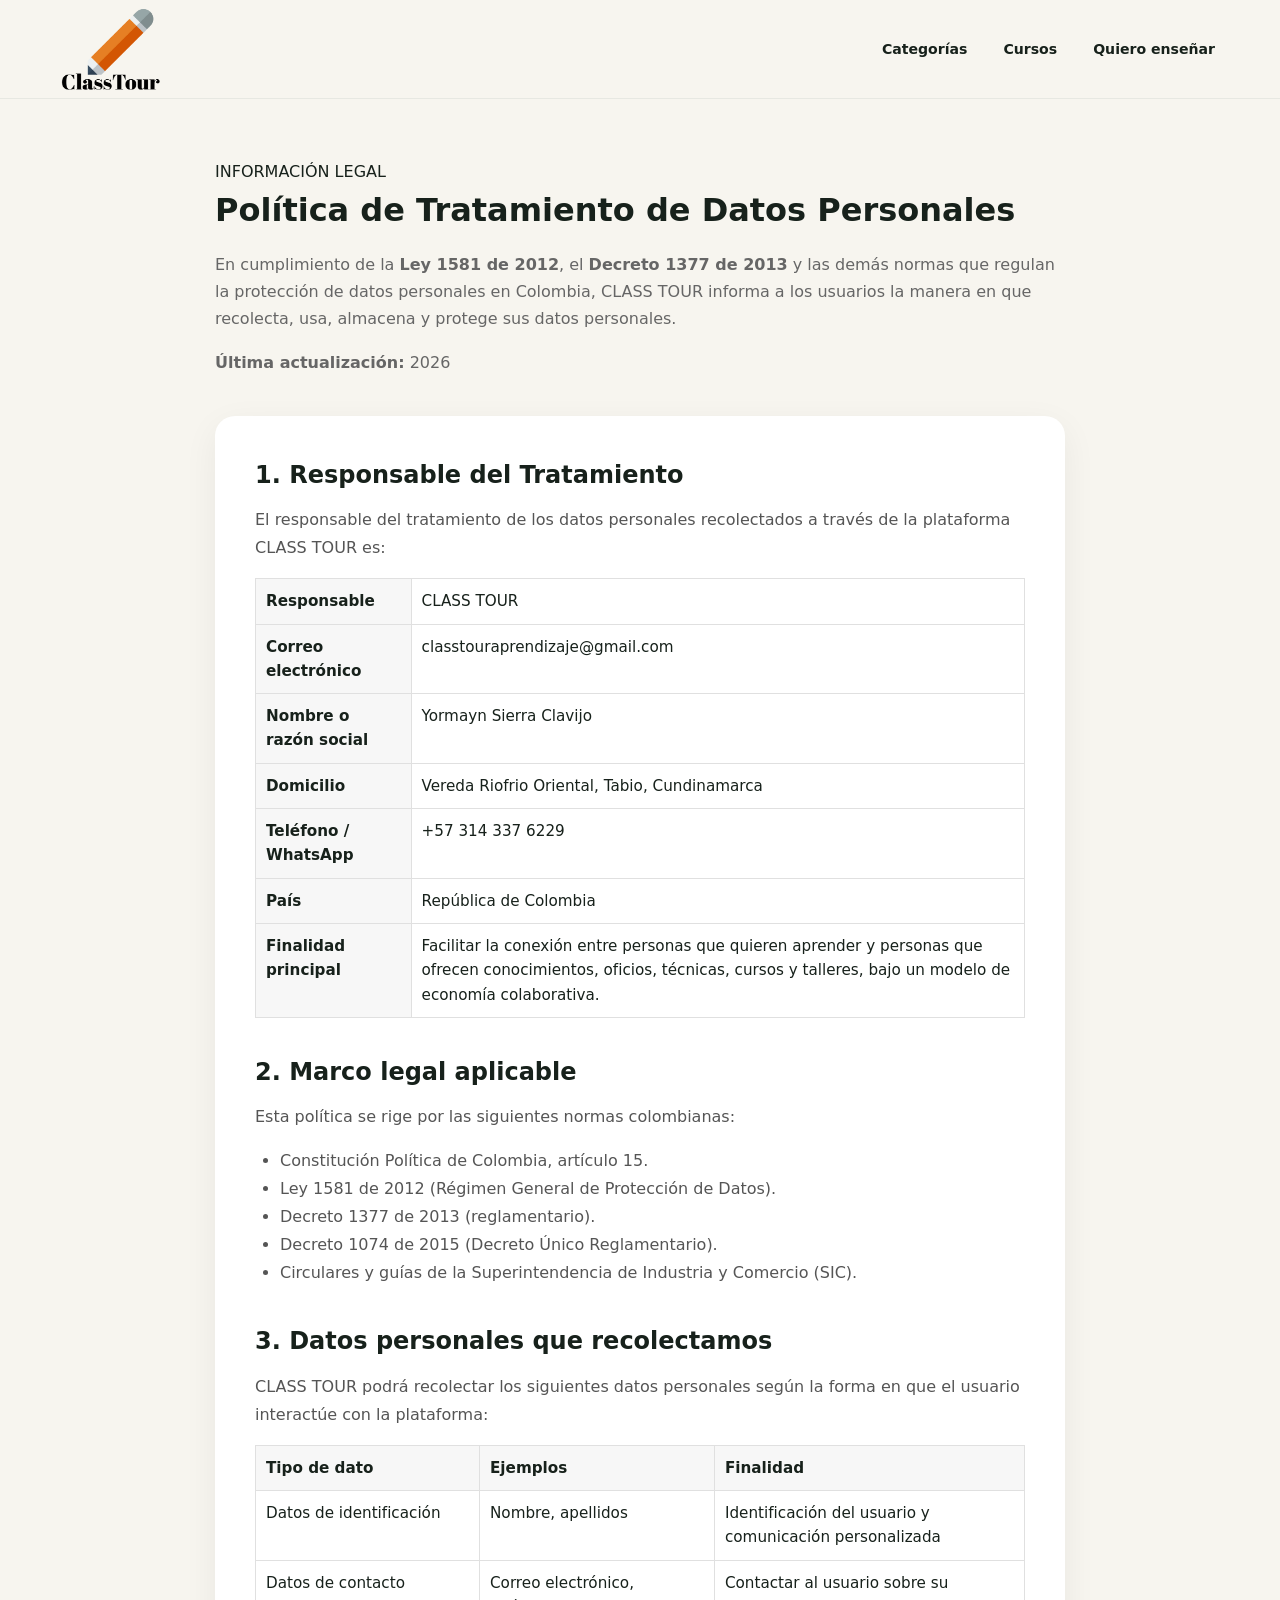
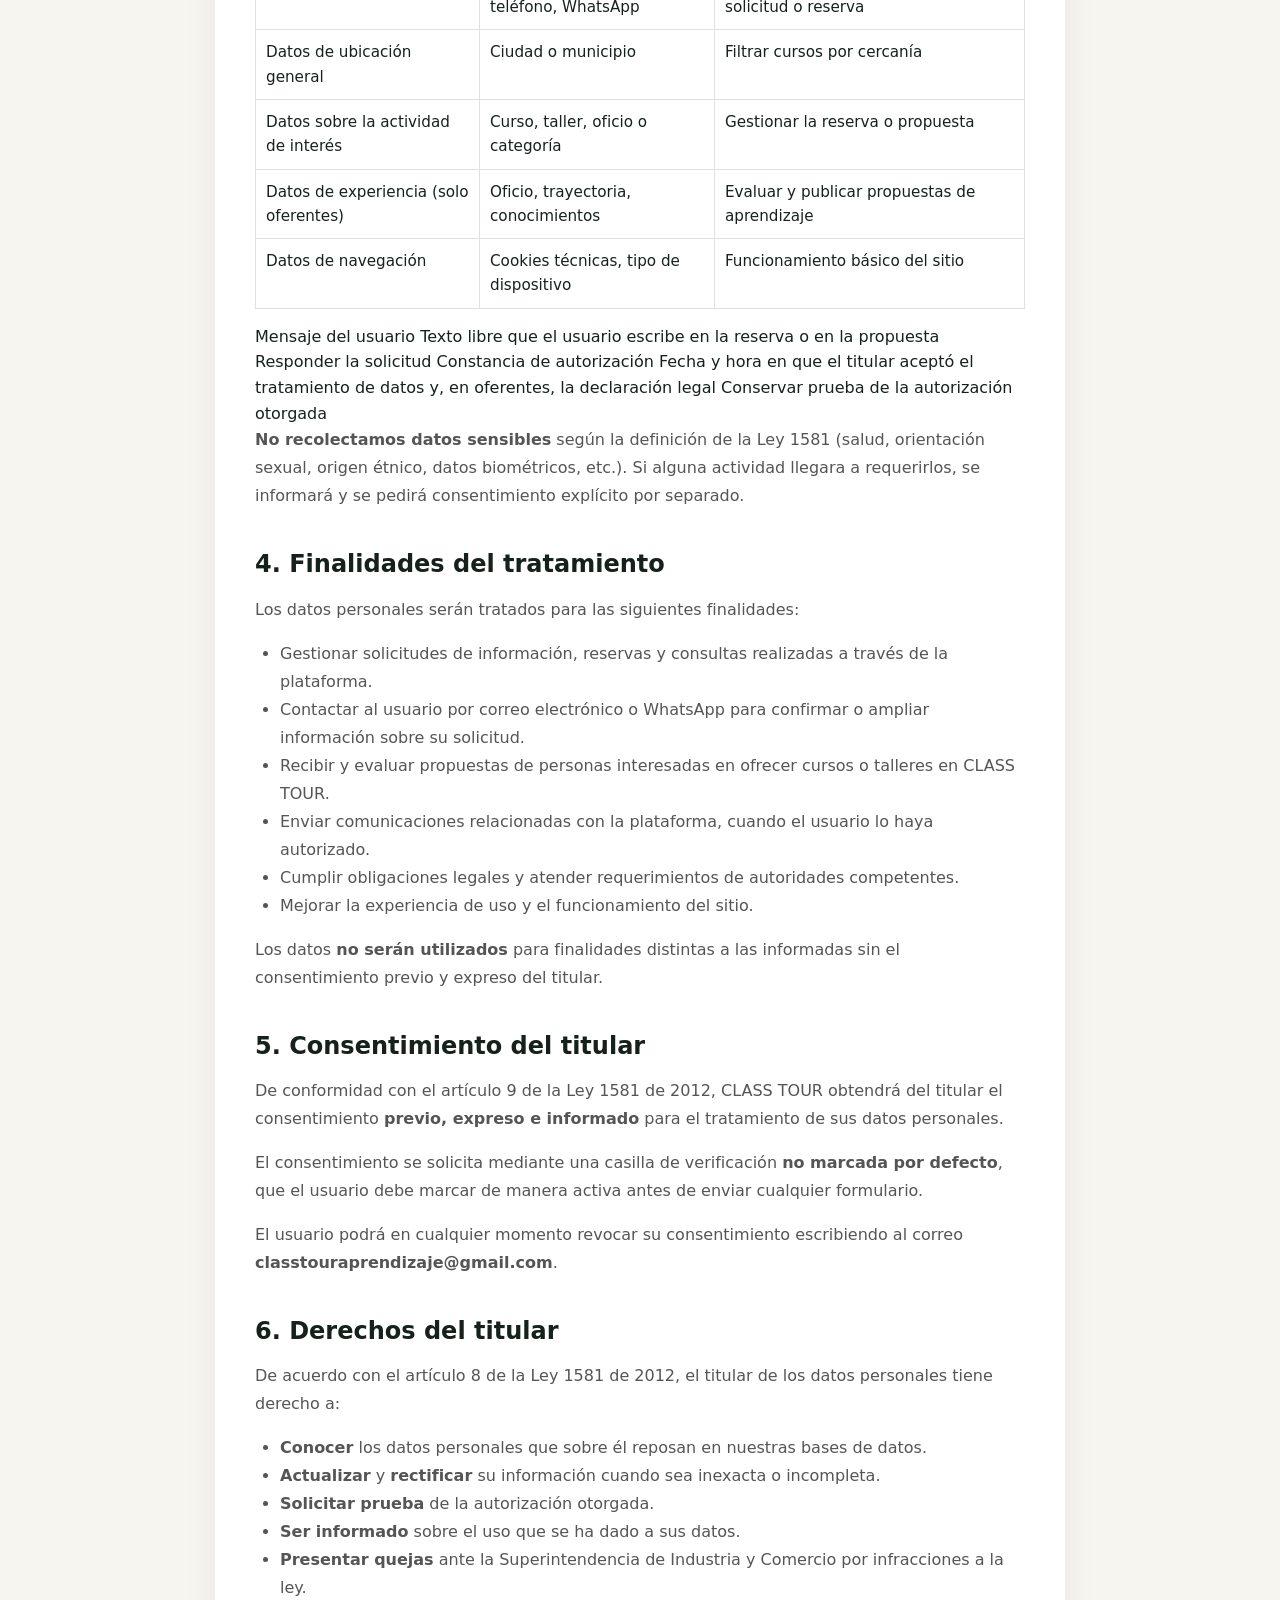
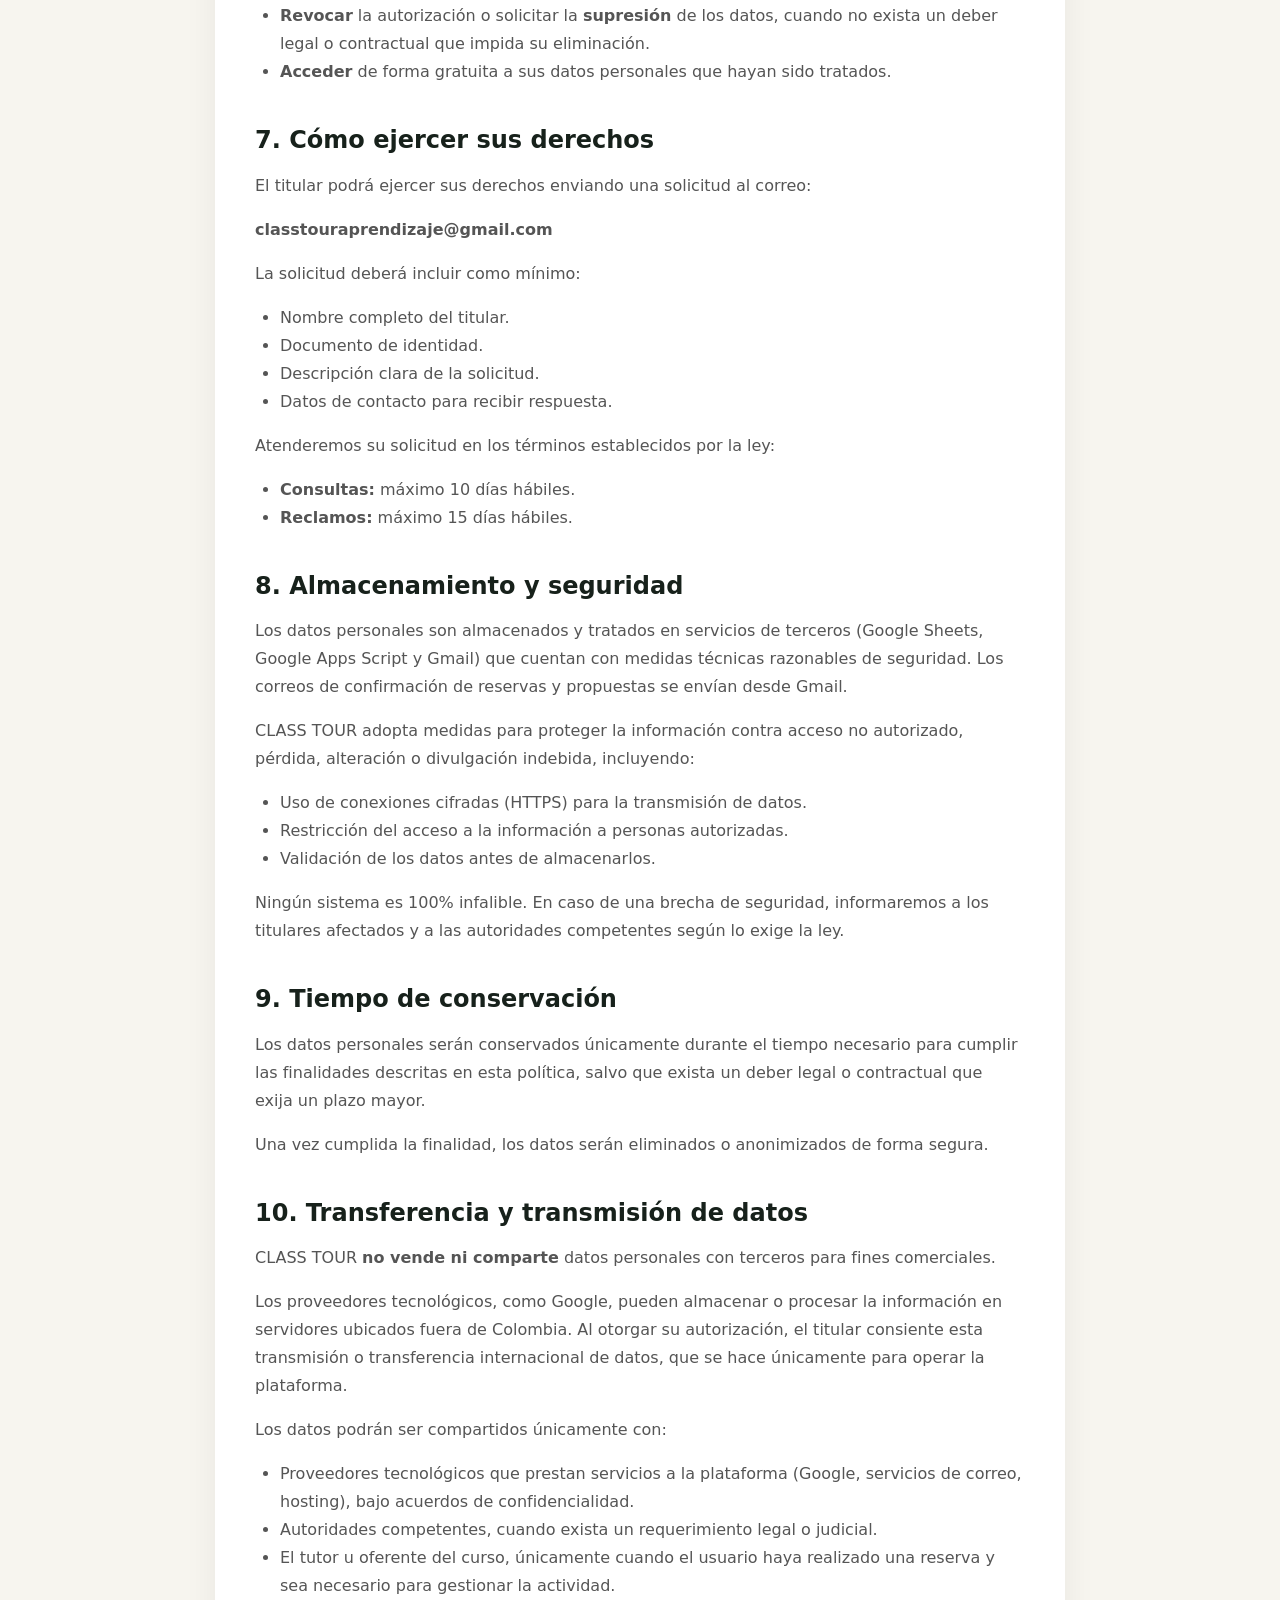
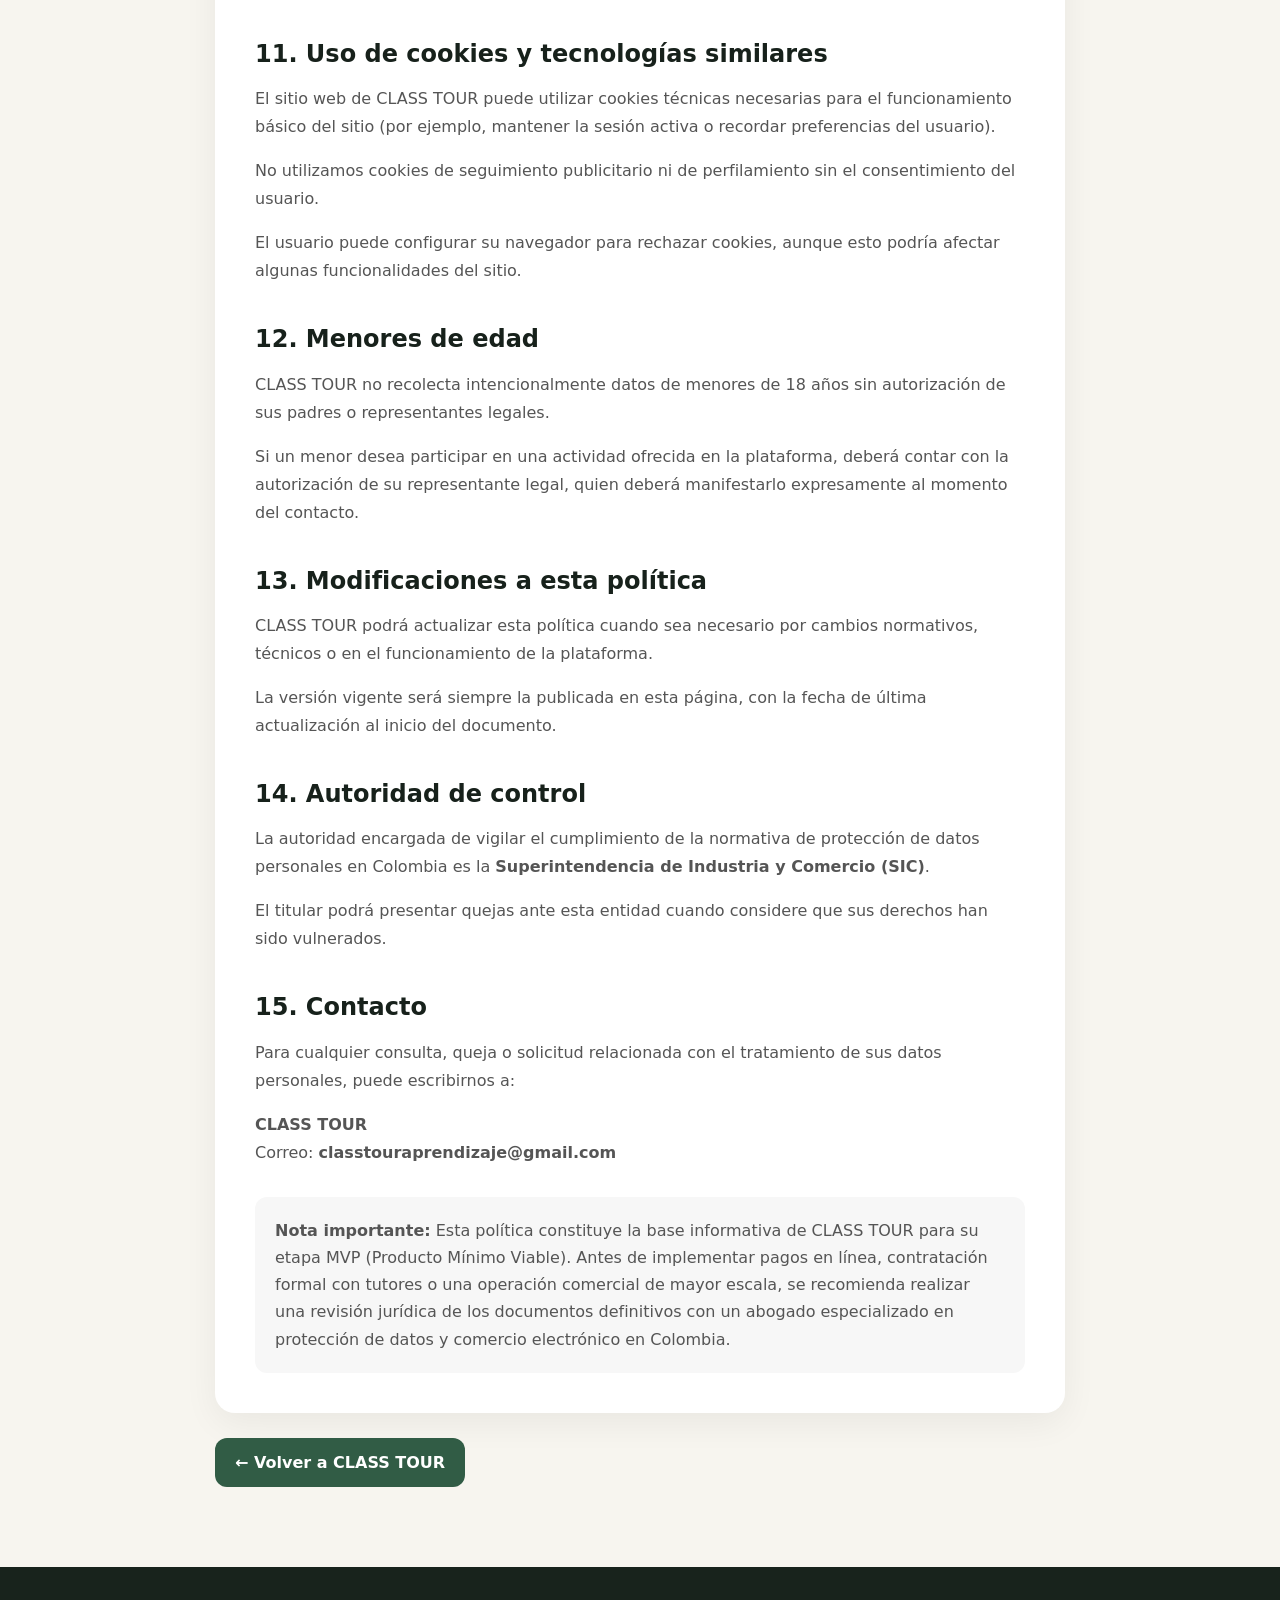
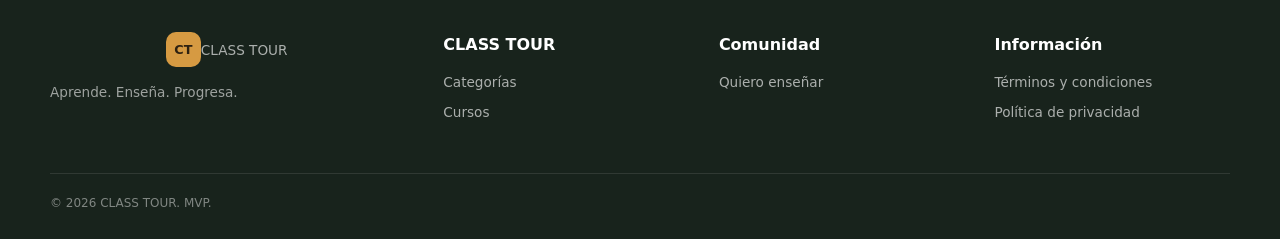
<file: privacidad.html>
<!DOCTYPE html>
<html lang="es">
<head>
  <meta charset="UTF-8">
  <meta name="viewport" content="width=device-width, initial-scale=1.0">

  <meta
    name="description"
    content="Política de tratamiento de datos personales de CLASS TOUR, conforme a la Ley 1581 de 2012 de Colombia."
  >

  <meta name="robots" content="index, follow">

  <title>Política de Privacidad | CLASS TOUR</title>

  <link rel="icon" href="data:image/svg+xml,%3Csvg xmlns='http://www.w3.org/2000/svg' viewBox='0 0 64 64'%3E%3Crect width='64' height='64' rx='14' fill='%23173f32'/%3E%3Ctext x='32' y='43' font-family='Georgia,serif' font-size='30' font-weight='700' text-anchor='middle' fill='%23f7f5ef'%3ECT%3C/text%3E%3C/svg%3E">

  <meta property="og:type" content="website">
  <meta property="og:site_name" content="CLASS TOUR">
  <meta property="og:locale" content="es_CO">
  <meta property="og:title" content="Política de Privacidad | CLASS TOUR">
  <meta
    property="og:description"
    content="Conoce cómo CLASS TOUR trata tus datos personales conforme a la Ley 1581 de 2012."
  >

  <link rel="stylesheet" href="styles.css">

  <style>
    .legal-page {
      padding: 60px 0 80px;
    }

    .legal-header {
      max-width: 850px;
      margin: 0 auto 40px;
    }

    .legal-header h1 {
      margin-bottom: 15px;
    }

    .legal-header p {
      color: #666;
      line-height: 1.7;
    }

    .legal-content {
      max-width: 850px;
      margin: 0 auto;
      background: #fff;
      padding: 40px;
      border-radius: 20px;
      box-shadow: 0 10px 35px rgba(0, 0, 0, 0.06);
    }

    .legal-content h2 {
      margin-top: 35px;
      margin-bottom: 12px;
    }

    .legal-content h2:first-child {
      margin-top: 0;
    }

    .legal-content h3 {
      margin-top: 25px;
      margin-bottom: 10px;
    }

    .legal-content p,
    .legal-content li {
      color: #555;
      line-height: 1.75;
    }

    .legal-content ul {
      padding-left: 25px;
    }

    .legal-content table {
      width: 100%;
      border-collapse: collapse;
      margin: 15px 0;
      font-size: 0.95rem;
    }

    .legal-content th,
    .legal-content td {
      border: 1px solid #e0e0e0;
      padding: 10px;
      text-align: left;
      vertical-align: top;
    }

    .legal-content th {
      background: #f7f7f7;
      font-weight: 700;
    }

    .legal-note {
      margin-top: 30px;
      padding: 20px;
      border-radius: 12px;
      background: #f7f7f7;
      color: #555;
      line-height: 1.7;
    }

    .legal-back {
      max-width: 850px;
      margin: 25px auto 0;
    }

    .legal-back a {
      text-decoration: none;
    }

    @media (max-width: 600px) {
      .legal-page {
        padding: 40px 0 60px;
      }

      .legal-content {
        padding: 25px 20px;
        border-radius: 15px;
      }
    }
  </style>
</head>

<body>

  <header class="site-header">
    <div class="header-inner">

      <a class="brand" href="index.html" aria-label="CLASS TOUR inicio">
        <img
          src="assets/img/logo-classtour.png"
          alt="CLASS TOUR"
          class="logo-classtour"
        >
      </a>

      <button
        type="button"
        class="nav-toggle"
        id="navToggle"
        aria-label="Abrir menú"
        aria-expanded="false"
        aria-controls="mainNav"
      >
        <span class="nav-toggle-bar"></span>
        <span class="nav-toggle-bar"></span>
        <span class="nav-toggle-bar"></span>
      </button>

      <nav class="desktop-nav" id="mainNav" aria-label="Navegación principal">
        <a href="index.html#categorias">Categorías</a>
        <a href="index.html#destacados">Cursos</a>
        <a href="index.html#ensenar">Quiero enseñar</a>
      </nav>

    </div>
  </header>


  <main class="legal-page">

    <div class="container">

      <div class="legal-header">
        <span class="eyebrow">INFORMACIÓN LEGAL</span>

        <h1>Política de Tratamiento de Datos Personales</h1>

        <p>
          En cumplimiento de la <strong>Ley 1581 de 2012</strong>, el
          <strong>Decreto 1377 de 2013</strong> y las demás normas que
          regulan la protección de datos personales en Colombia,
          CLASS TOUR informa a los usuarios la manera en que recolecta,
          usa, almacena y protege sus datos personales.
        </p>

        <p>
          <strong>Última actualización:</strong> 2026
        </p>
      </div>


      <div class="legal-content">

        <!-- 1 -->
        <h2>1. Responsable del Tratamiento</h2>

        <p>
          El responsable del tratamiento de los datos personales
          recolectados a través de la plataforma CLASS TOUR es:
        </p>

        <table>
          <tr>
            <th>Responsable</th>
            <td>CLASS TOUR</td>
          </tr>
          <tr>
            <th>Correo electrónico</th>
            <td>classtouraprendizaje@gmail.com</td>
          </tr>
                    <tr>
            <th>Nombre o razón social</th>
            <td>Yormayn Sierra Clavijo</td>
          </tr>
          <tr>
            <th>Domicilio</th>
            <td>Vereda Riofrio Oriental, Tabio, Cundinamarca</td>
          </tr>
          <tr>
            <th>Teléfono / WhatsApp</th>
            <td>+57 314 337 6229</td>
          </tr>
          <tr>
            <th>País</th>
            <td>República de Colombia</td>
          </tr>
          <tr>
            <th>Finalidad principal</th>
            <td>
              Facilitar la conexión entre personas que quieren aprender
              y personas que ofrecen conocimientos, oficios, técnicas,
              cursos y talleres, bajo un modelo de economía colaborativa.
            </td>
          </tr>
        </table>


        <!-- 2 -->
        <h2>2. Marco legal aplicable</h2>

        <p>
          Esta política se rige por las siguientes normas colombianas:
        </p>

        <ul>
          <li>Constitución Política de Colombia, artículo 15.</li>
          <li>Ley 1581 de 2012 (Régimen General de Protección de Datos).</li>
          <li>Decreto 1377 de 2013 (reglamentario).</li>
          <li>Decreto 1074 de 2015 (Decreto Único Reglamentario).</li>
          <li>
            Circulares y guías de la Superintendencia de Industria
            y Comercio (SIC).
          </li>
        </ul>


        <!-- 3 -->
        <h2>3. Datos personales que recolectamos</h2>

        <p>
          CLASS TOUR podrá recolectar los siguientes datos personales
          según la forma en que el usuario interactúe con la plataforma:
        </p>

        <table>
          <tr>
            <th>Tipo de dato</th>
            <th>Ejemplos</th>
            <th>Finalidad</th>
          </tr>
          <tr>
            <td>Datos de identificación</td>
            <td>Nombre, apellidos</td>
            <td>Identificación del usuario y comunicación personalizada</td>
          </tr>
          <tr>
            <td>Datos de contacto</td>
            <td>Correo electrónico, teléfono, WhatsApp</td>
            <td>Contactar al usuario sobre su solicitud o reserva</td>
          </tr>
          <tr>
            <td>Datos de ubicación general</td>
            <td>Ciudad o municipio</td>
            <td>Filtrar cursos por cercanía</td>
          </tr>
          <tr>
            <td>Datos sobre la actividad de interés</td>
            <td>Curso, taller, oficio o categoría</td>
            <td>Gestionar la reserva o propuesta</td>
          </tr>
          <tr>
            <td>Datos de experiencia (solo oferentes)</td>
            <td>Oficio, trayectoria, conocimientos</td>
            <td>Evaluar y publicar propuestas de aprendizaje</td>
          </tr>
          <tr>
            <td>Datos de navegación</td>
            <td>Cookies técnicas, tipo de dispositivo</td>
            <td>Funcionamiento básico del sitio</td>
          </tr>
        </table>

                  <tr>
            <td>Mensaje del usuario</td>
            <td>Texto libre que el usuario escribe en la reserva o en la propuesta</td>
            <td>Responder la solicitud</td>
          </tr>
          <tr>
            <td>Constancia de autorización</td>
            <td>Fecha y hora en que el titular aceptó el tratamiento de datos y, en oferentes, la declaración legal</td>
            <td>Conservar prueba de la autorización otorgada</td>
          </tr>

        <p>
          <strong>No recolectamos datos sensibles</strong> según la
          definición de la Ley 1581 (salud, orientación sexual, origen
          étnico, datos biométricos, etc.). Si alguna actividad llegara
          a requerirlos, se informará y se pedirá consentimiento
          explícito por separado.
        </p>


        <!-- 4 -->
        <h2>4. Finalidades del tratamiento</h2>

        <p>Los datos personales serán tratados para las siguientes finalidades:</p>

        <ul>
          <li>
            Gestionar solicitudes de información, reservas y consultas
            realizadas a través de la plataforma.
          </li>
          <li>
            Contactar al usuario por correo electrónico o WhatsApp
            para confirmar o ampliar información sobre su solicitud.
          </li>
          <li>
            Recibir y evaluar propuestas de personas interesadas en
            ofrecer cursos o talleres en CLASS TOUR.
          </li>
          <li>
            Enviar comunicaciones relacionadas con la plataforma,
            cuando el usuario lo haya autorizado.
          </li>
          <li>
            Cumplir obligaciones legales y atender requerimientos de
            autoridades competentes.
          </li>
          <li>
            Mejorar la experiencia de uso y el funcionamiento del sitio.
          </li>
        </ul>

        <p>
          Los datos <strong>no serán utilizados</strong> para finalidades
          distintas a las informadas sin el consentimiento previo y
          expreso del titular.
        </p>


        <!-- 5 -->
        <h2>5. Consentimiento del titular</h2>

        <p>
          De conformidad con el artículo 9 de la Ley 1581 de 2012, CLASS
          TOUR obtendrá del titular el consentimiento <strong>previo,
          expreso e informado</strong> para el tratamiento de sus datos
          personales.
        </p>

        <p>
          El consentimiento se solicita mediante una casilla de
          verificación <strong>no marcada por defecto</strong>, que el
          usuario debe marcar de manera activa antes de enviar cualquier
          formulario.
        </p>

        <p>
          El usuario podrá en cualquier momento revocar su consentimiento
          escribiendo al correo
          <strong>classtouraprendizaje@gmail.com</strong>.
        </p>


        <!-- 6 -->
        <h2>6. Derechos del titular</h2>

        <p>
          De acuerdo con el artículo 8 de la Ley 1581 de 2012, el titular
          de los datos personales tiene derecho a:
        </p>

        <ul>
          <li>
            <strong>Conocer</strong> los datos personales que sobre él
            reposan en nuestras bases de datos.
          </li>
          <li>
            <strong>Actualizar</strong> y <strong>rectificar</strong> su
            información cuando sea inexacta o incompleta.
          </li>
          <li>
            <strong>Solicitar prueba</strong> de la autorización otorgada.
          </li>
          <li>
            <strong>Ser informado</strong> sobre el uso que se ha dado a
            sus datos.
          </li>
          <li>
            <strong>Presentar quejas</strong> ante la Superintendencia
            de Industria y Comercio por infracciones a la ley.
          </li>
          <li>
            <strong>Revocar</strong> la autorización o solicitar la
            <strong>supresión</strong> de los datos, cuando no exista un
            deber legal o contractual que impida su eliminación.
          </li>
          <li>
            <strong>Acceder</strong> de forma gratuita a sus datos
            personales que hayan sido tratados.
          </li>
        </ul>


        <!-- 7 -->
        <h2>7. Cómo ejercer sus derechos</h2>

        <p>
          El titular podrá ejercer sus derechos enviando una solicitud
          al correo:
        </p>

        <p>
          <strong>classtouraprendizaje@gmail.com</strong>
        </p>

        <p>
          La solicitud deberá incluir como mínimo:
        </p>

        <ul>
          <li>Nombre completo del titular.</li>
          <li>Documento de identidad.</li>
          <li>Descripción clara de la solicitud.</li>
          <li>Datos de contacto para recibir respuesta.</li>
        </ul>

        <p>
          Atenderemos su solicitud en los términos establecidos por la
          ley:
        </p>

        <ul>
          <li>
            <strong>Consultas:</strong> máximo 10 días hábiles.
          </li>
          <li>
            <strong>Reclamos:</strong> máximo 15 días hábiles.
          </li>
        </ul>


        <!-- 8 -->
        <h2>8. Almacenamiento y seguridad</h2>

        <p>
          Los datos personales son almacenados y tratados en servicios de
          terceros (Google Sheets, Google Apps Script y Gmail) que cuentan
          con medidas técnicas razonables de seguridad. Los correos de
          confirmación de reservas y propuestas se envían desde Gmail.
        </p>

        <p>
          CLASS TOUR adopta medidas para proteger la información contra
          acceso no autorizado, pérdida, alteración o divulgación
          indebida, incluyendo:
        </p>

        <ul>
          <li>Uso de conexiones cifradas (HTTPS) para la transmisión de datos.</li>
          <li>Restricción del acceso a la información a personas autorizadas.</li>
          <li>Validación de los datos antes de almacenarlos.</li>
        </ul>

        <p>
          Ningún sistema es 100% infalible. En caso de una brecha de
          seguridad, informaremos a los titulares afectados y a las
          autoridades competentes según lo exige la ley.
        </p>


        <!-- 9 -->
        <h2>9. Tiempo de conservación</h2>

        <p>
          Los datos personales serán conservados únicamente durante el
          tiempo necesario para cumplir las finalidades descritas en
          esta política, salvo que exista un deber legal o contractual
          que exija un plazo mayor.
        </p>

        <p>
          Una vez cumplida la finalidad, los datos serán eliminados o
          anonimizados de forma segura.
        </p>


        <!-- 10 -->
        <h2>10. Transferencia y transmisión de datos</h2>

        <p>
          CLASS TOUR <strong>no vende ni comparte</strong> datos
          personales con terceros para fines comerciales.
        </p>
        <p>
          Los proveedores tecnológicos, como Google, pueden almacenar o
          procesar la información en servidores ubicados fuera de Colombia.
          Al otorgar su autorización, el titular consiente esta transmisión
          o transferencia internacional de datos, que se hace únicamente
          para operar la plataforma.
        </p>
        
        <p>
          Los datos podrán ser compartidos únicamente con:
        </p>

        <ul>
          <li>
            Proveedores tecnológicos que prestan servicios a la
            plataforma (Google, servicios de correo, hosting), bajo
            acuerdos de confidencialidad.
          </li>
          <li>
            Autoridades competentes, cuando exista un requerimiento
            legal o judicial.
          </li>
          <li>
            El tutor u oferente del curso, únicamente cuando el usuario
            haya realizado una reserva y sea necesario para gestionar
            la actividad.
          </li>
        </ul>


        <!-- 11 -->
        <h2>11. Uso de cookies y tecnologías similares</h2>

        <p>
          El sitio web de CLASS TOUR puede utilizar cookies técnicas
          necesarias para el funcionamiento básico del sitio (por
          ejemplo, mantener la sesión activa o recordar preferencias
          del usuario).
        </p>

        <p>
          No utilizamos cookies de seguimiento publicitario ni de
          perfilamiento sin el consentimiento del usuario.
        </p>

        <p>
          El usuario puede configurar su navegador para rechazar
          cookies, aunque esto podría afectar algunas funcionalidades
          del sitio.
        </p>


        <!-- 12 -->
        <h2>12. Menores de edad</h2>

        <p>
          CLASS TOUR no recolecta intencionalmente datos de menores de
          18 años sin autorización de sus padres o representantes
          legales.
        </p>

        <p>
          Si un menor desea participar en una actividad ofrecida en la
          plataforma, deberá contar con la autorización de su
          representante legal, quien deberá manifestarlo expresamente
          al momento del contacto.
        </p>


        <!-- 13 -->
        <h2>13. Modificaciones a esta política</h2>

        <p>
          CLASS TOUR podrá actualizar esta política cuando sea necesario
          por cambios normativos, técnicos o en el funcionamiento de la
          plataforma.
        </p>

        <p>
          La versión vigente será siempre la publicada en esta página,
          con la fecha de última actualización al inicio del documento.
        </p>


        <!-- 14 -->
        <h2>14. Autoridad de control</h2>

        <p>
          La autoridad encargada de vigilar el cumplimiento de la
          normativa de protección de datos personales en Colombia es
          la <strong>Superintendencia de Industria y Comercio
          (SIC)</strong>.
        </p>

        <p>
          El titular podrá presentar quejas ante esta entidad cuando
          considere que sus derechos han sido vulnerados.
        </p>


        <!-- 15 -->
        <h2>15. Contacto</h2>

        <p>
          Para cualquier consulta, queja o solicitud relacionada con
          el tratamiento de sus datos personales, puede escribirnos a:
        </p>

        <p>
          <strong>CLASS TOUR</strong><br>
          Correo: <strong>classtouraprendizaje@gmail.com</strong>
        </p>


        <div class="legal-note">
          <strong>Nota importante:</strong>
          Esta política constituye la base informativa de CLASS TOUR
          para su etapa MVP (Producto Mínimo Viable). Antes de
          implementar pagos en línea, contratación formal con tutores
          o una operación comercial de mayor escala, se recomienda
          realizar una revisión jurídica de los documentos definitivos
          con un abogado especializado en protección de datos y
          comercio electrónico en Colombia.
        </div>

      </div>


      <div class="legal-back">
        <a href="index.html" class="btn btn-primary">
          ← Volver a CLASS TOUR
        </a>
      </div>

    </div>

  </main>


  <footer class="footer">

    <div class="container footer-grid">

      <div>
        <a class="brand footer-brand" href="index.html">
          <span class="brand-mark">CT</span>
          <span>CLASS TOUR</span>
        </a>

        <p>Aprende. Enseña. Progresa.</p>
      </div>

      <div>
        <strong>CLASS TOUR</strong>
        <a href="index.html#categorias">Categorías</a>
        <a href="index.html#destacados">Cursos</a>
      </div>

      <div>
        <strong>Comunidad</strong>
        <a href="index.html#ensenar">Quiero enseñar</a>
      </div>

      <div>
        <strong>Información</strong>
        <a href="terminos.html">Términos y condiciones</a>
        <a href="privacidad.html">Política de privacidad</a>
      </div>

    </div>

    <div class="container copyright">
      © <span id="year"></span> CLASS TOUR. MVP.
    </div>

  </footer>


  <script src="nav.js"></script>

  <script>
    document.getElementById("year").textContent = new Date().getFullYear();
  </script>

</body>
</html>
</file>
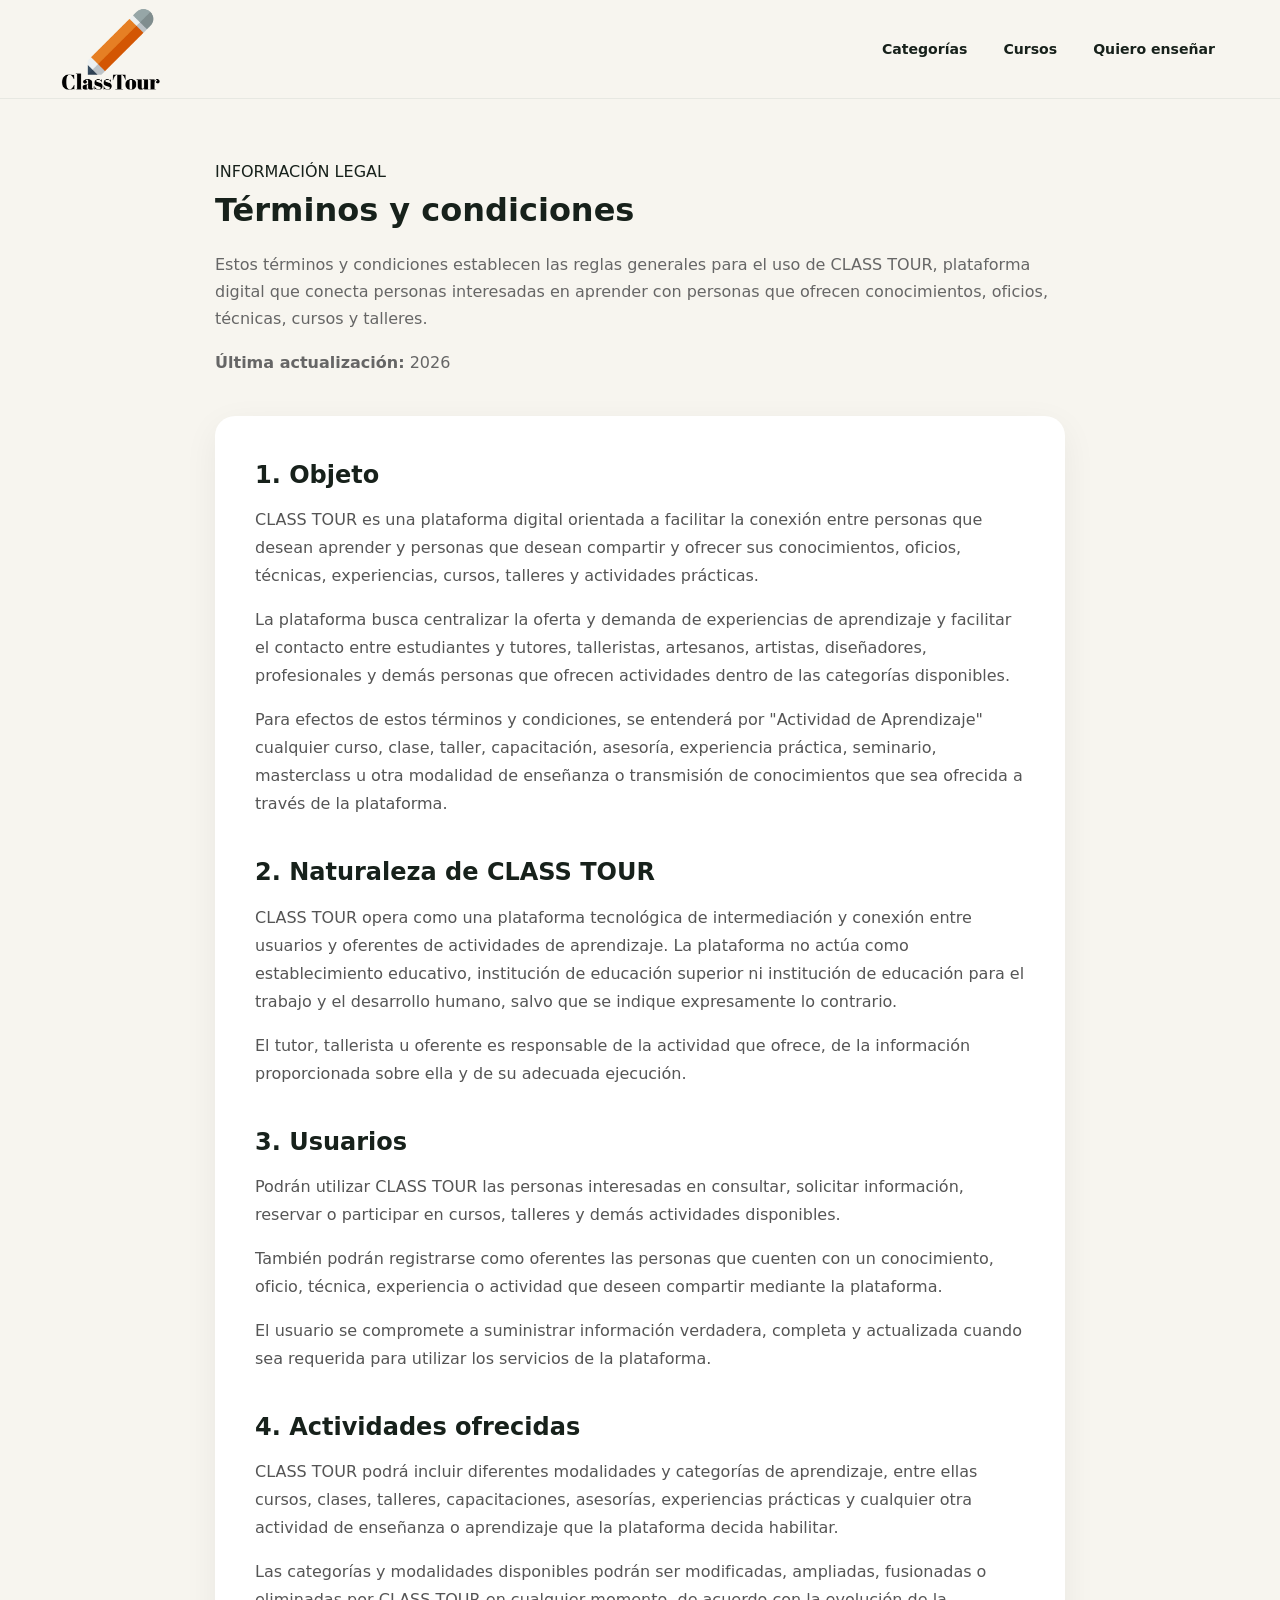
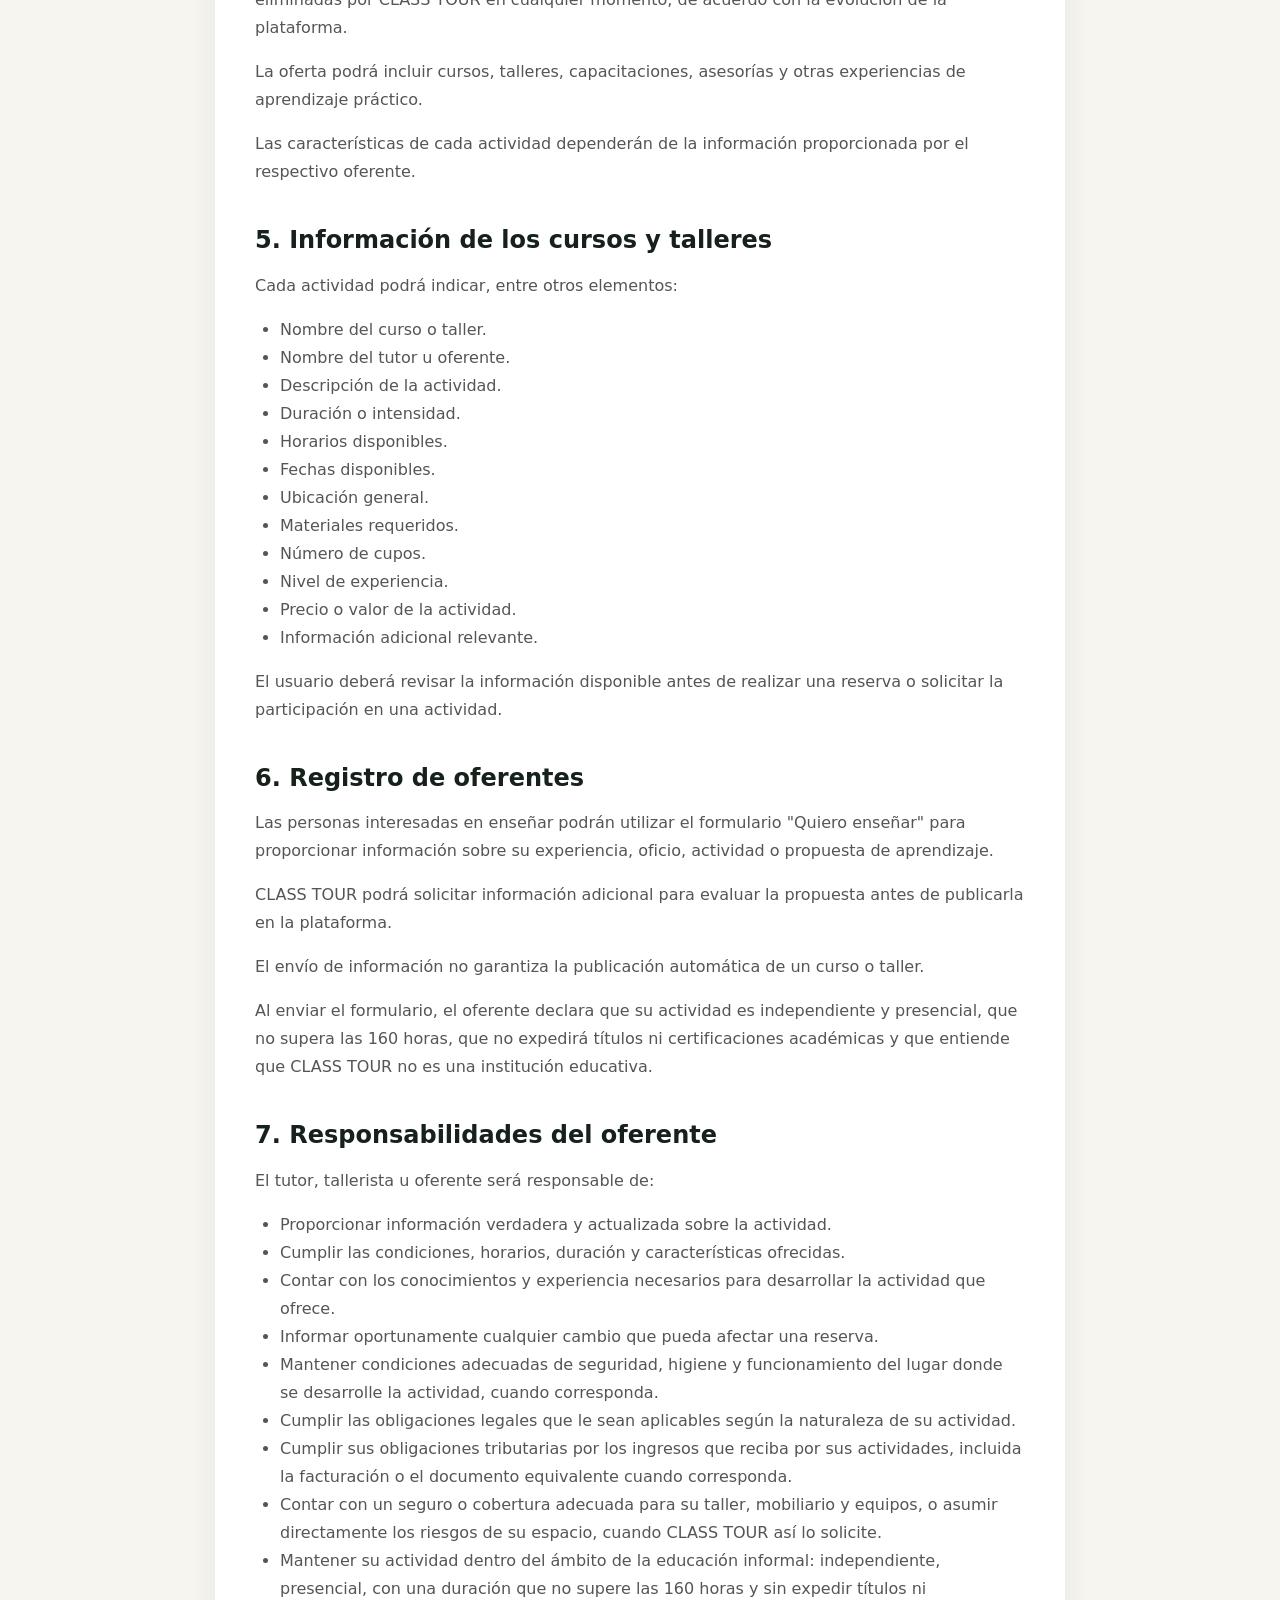
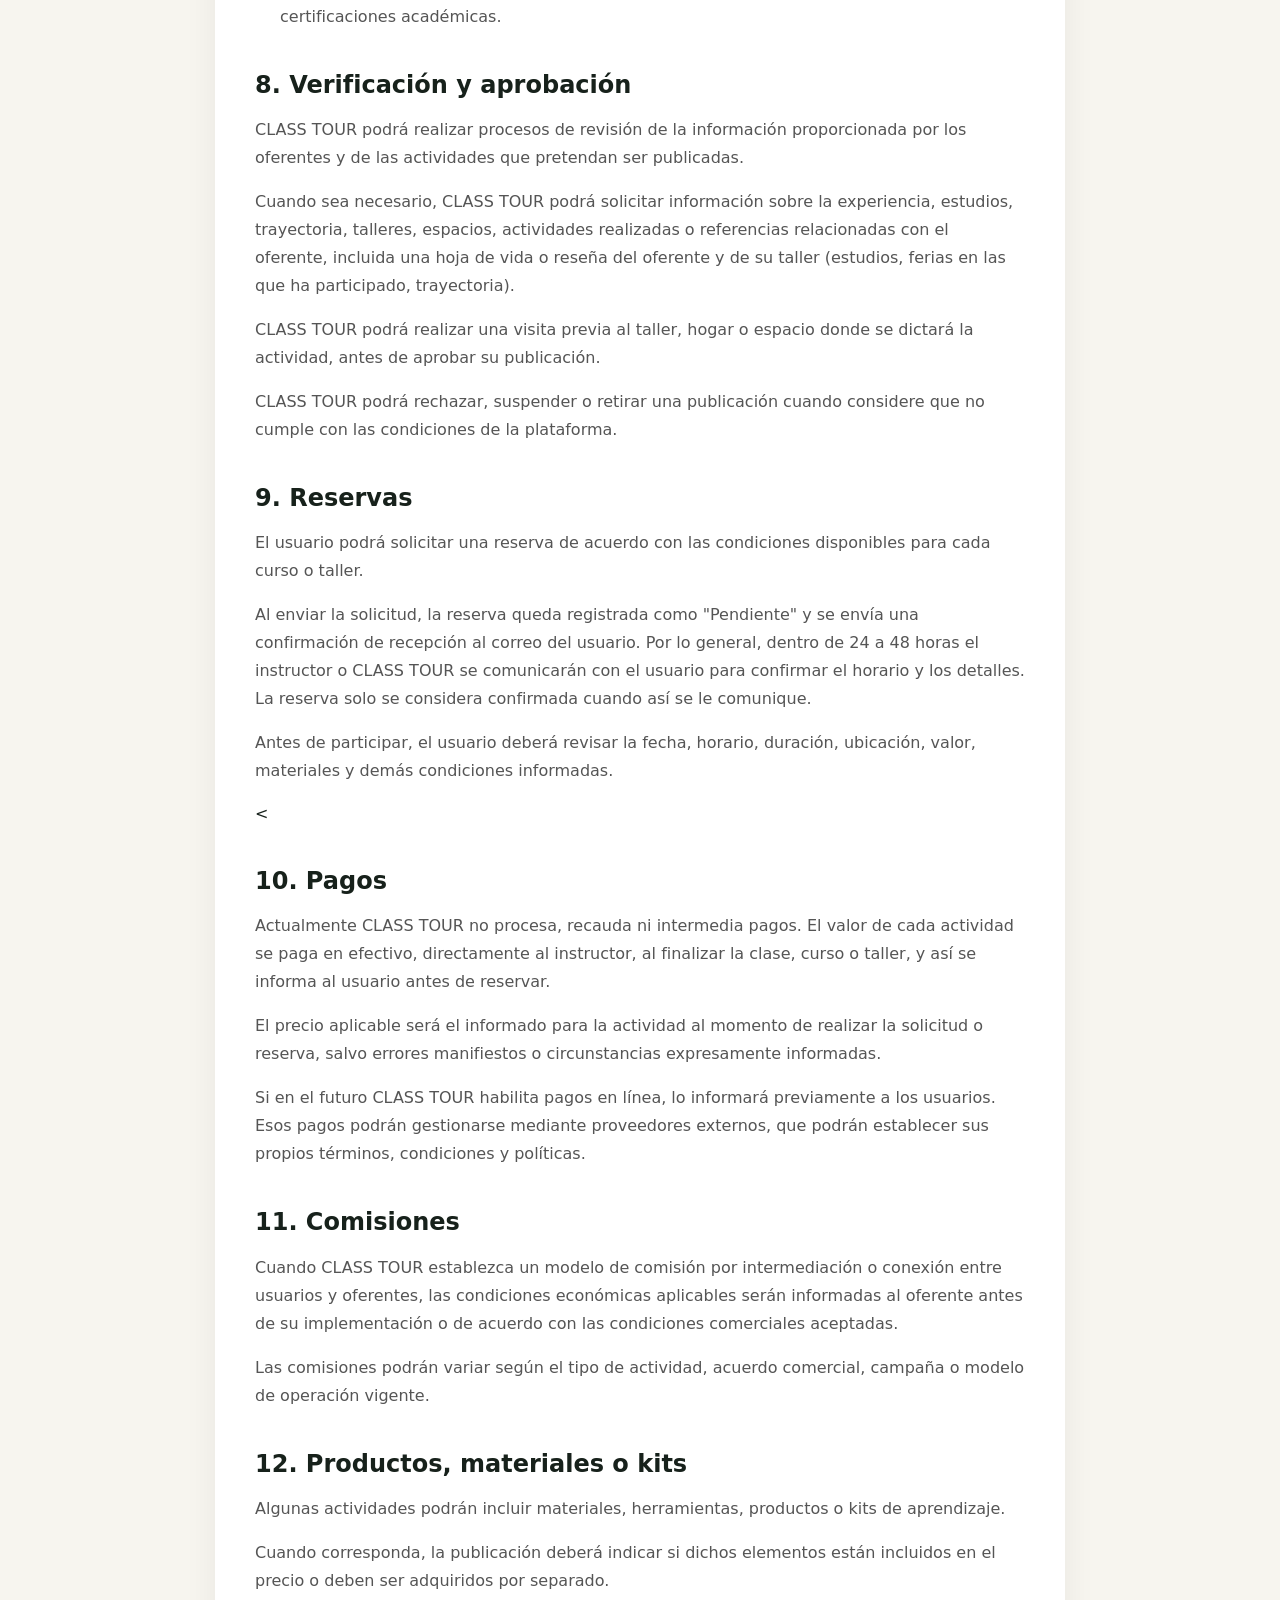
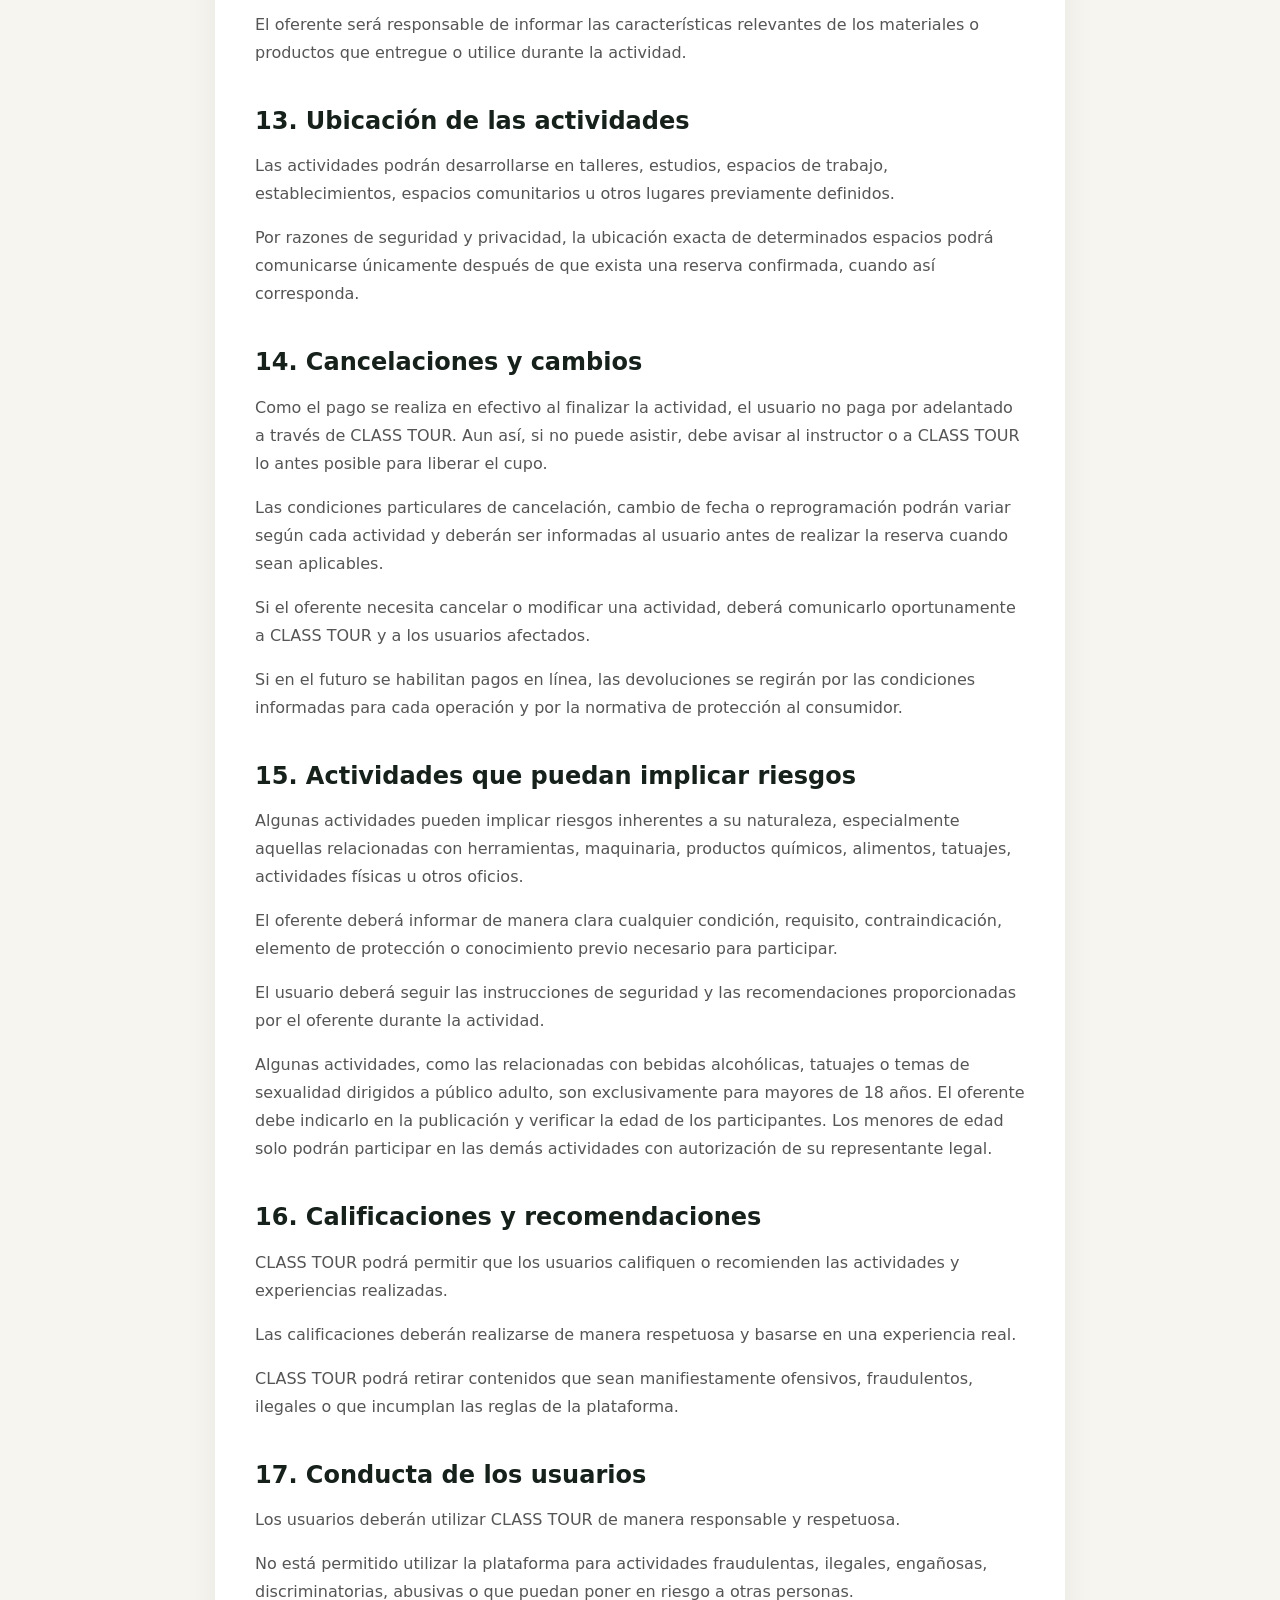
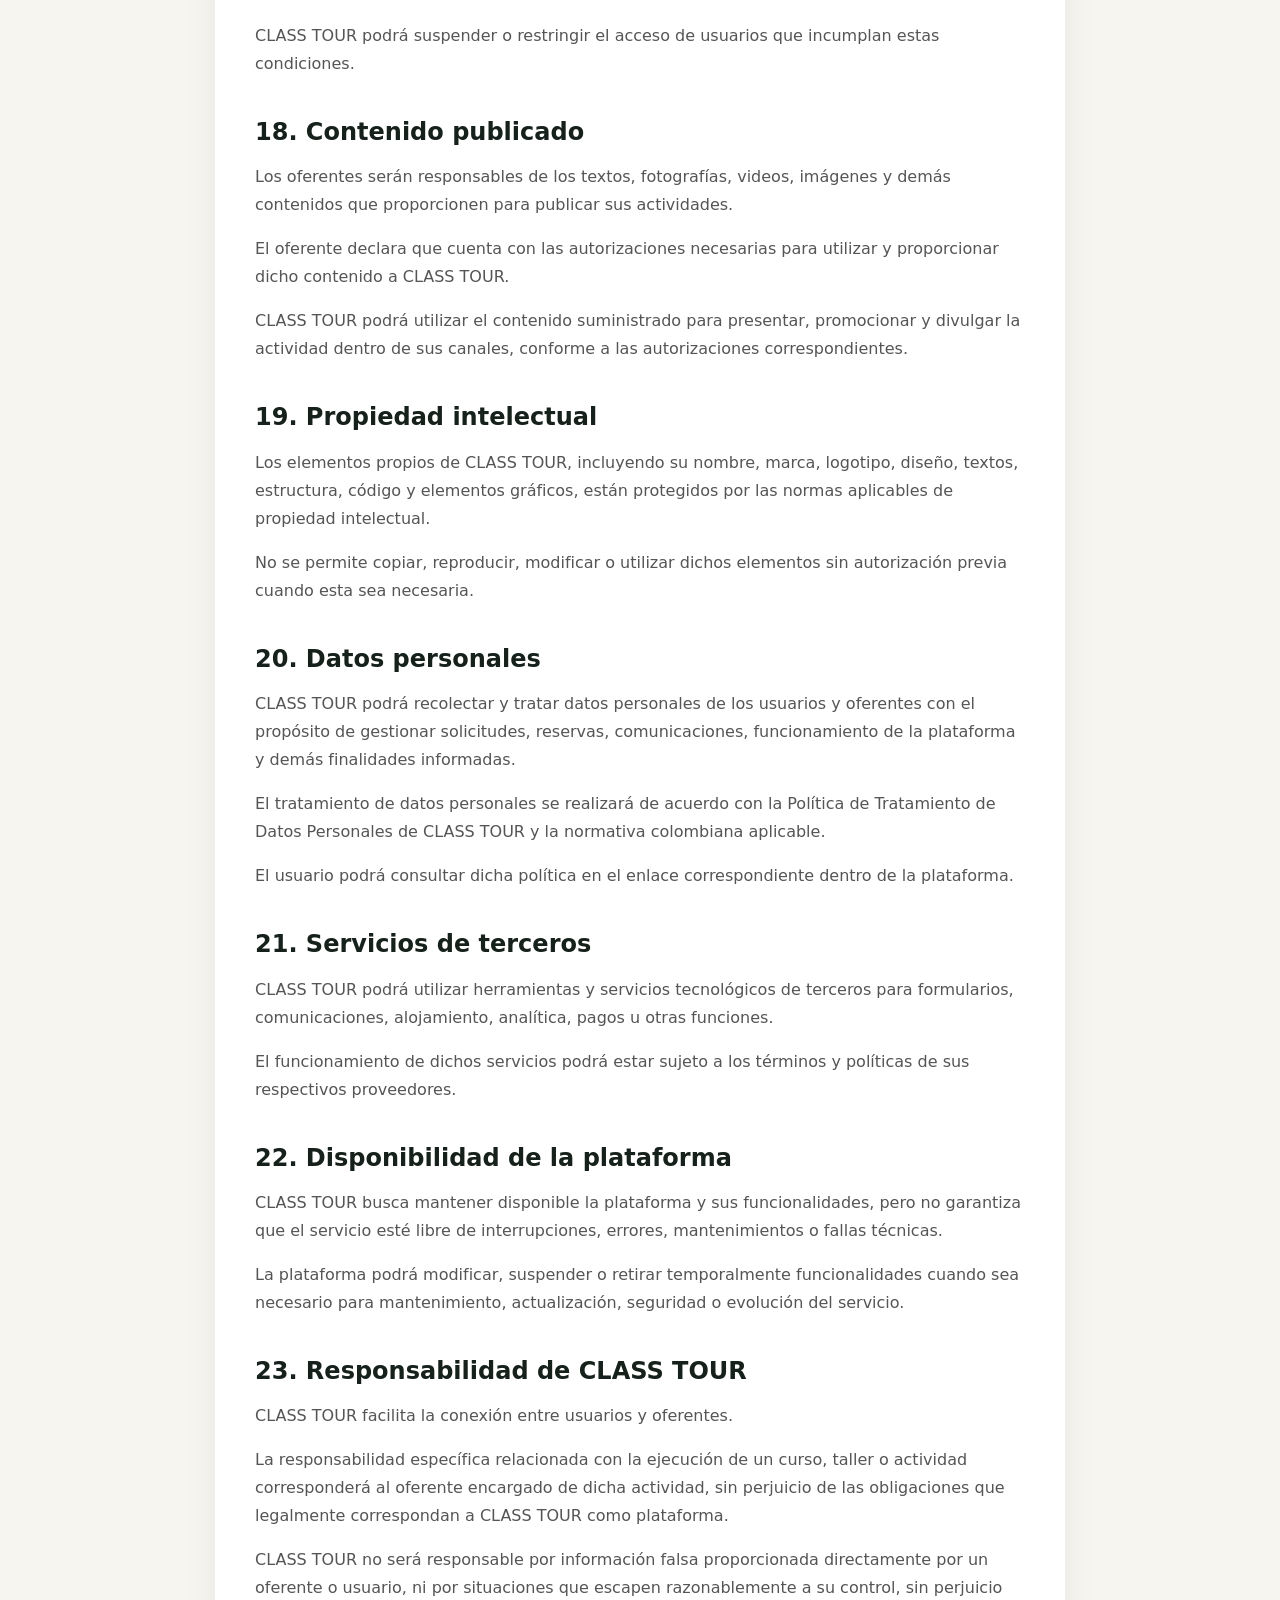
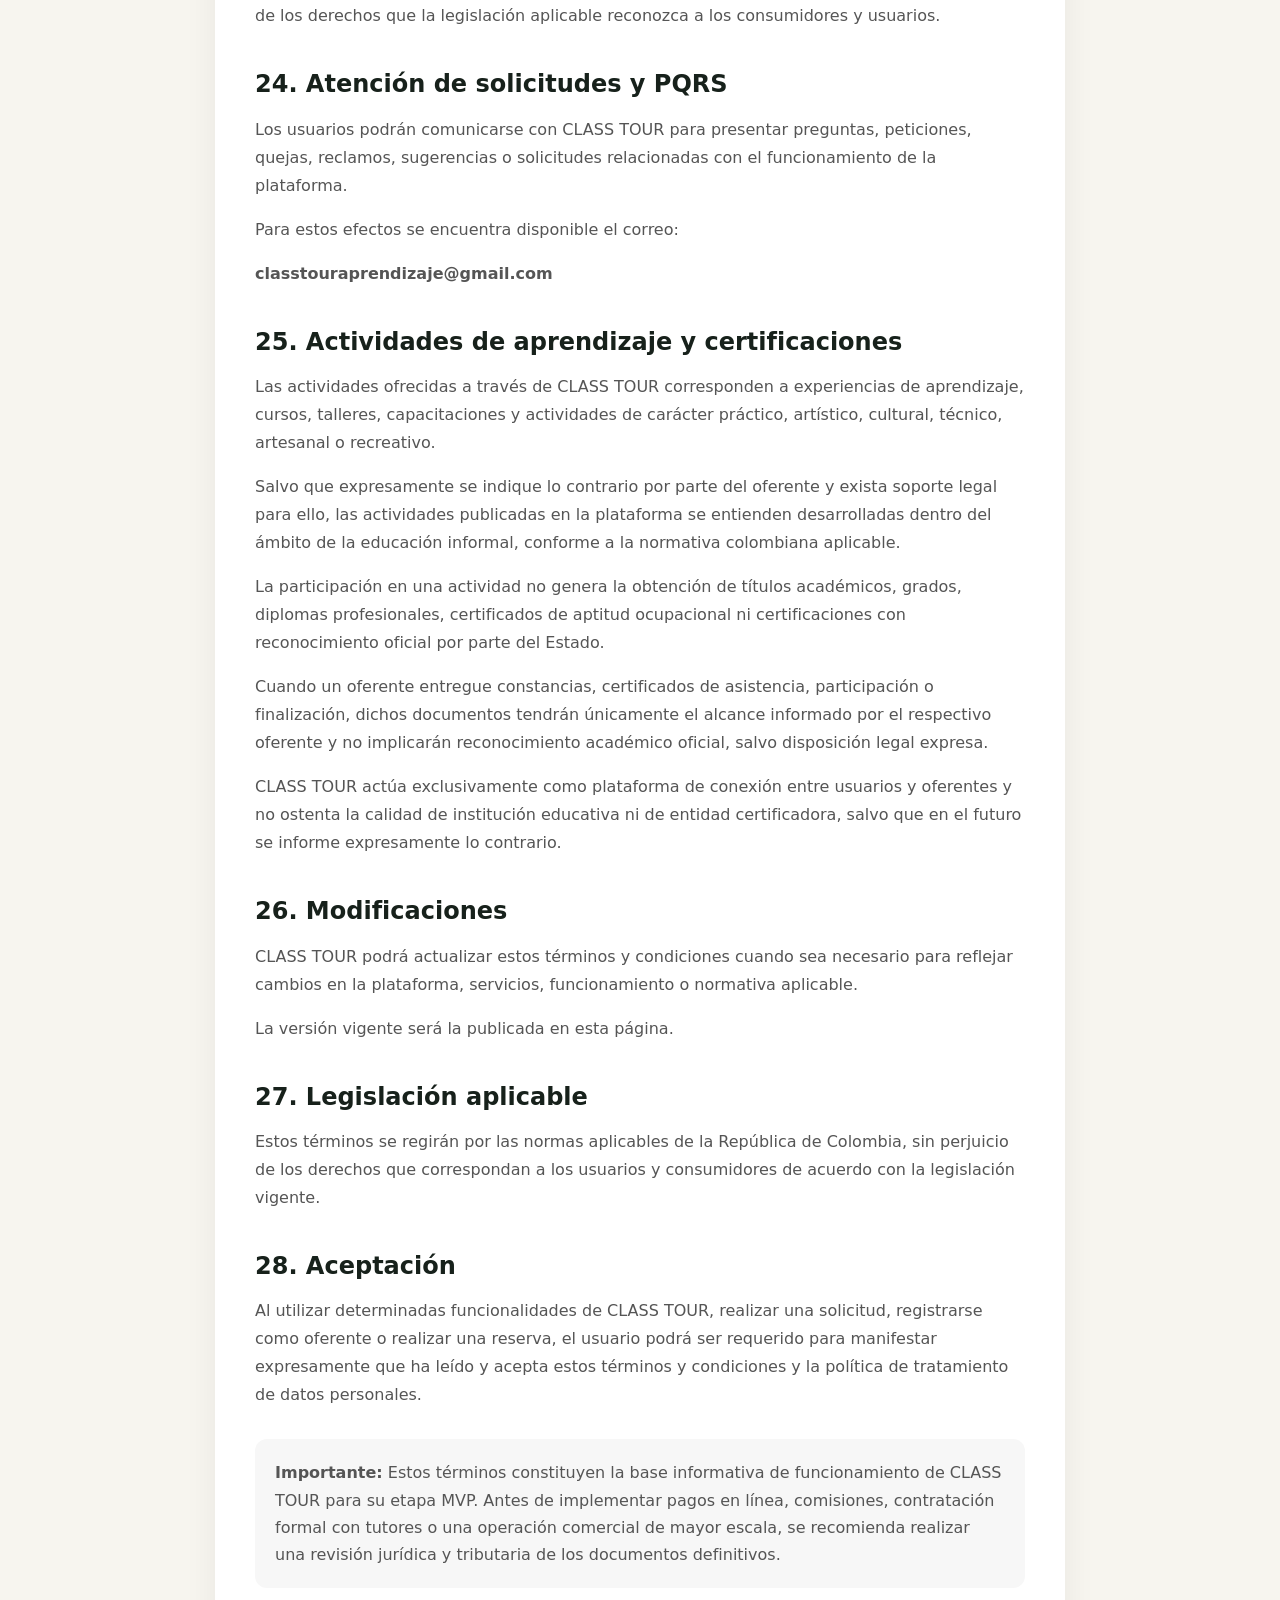
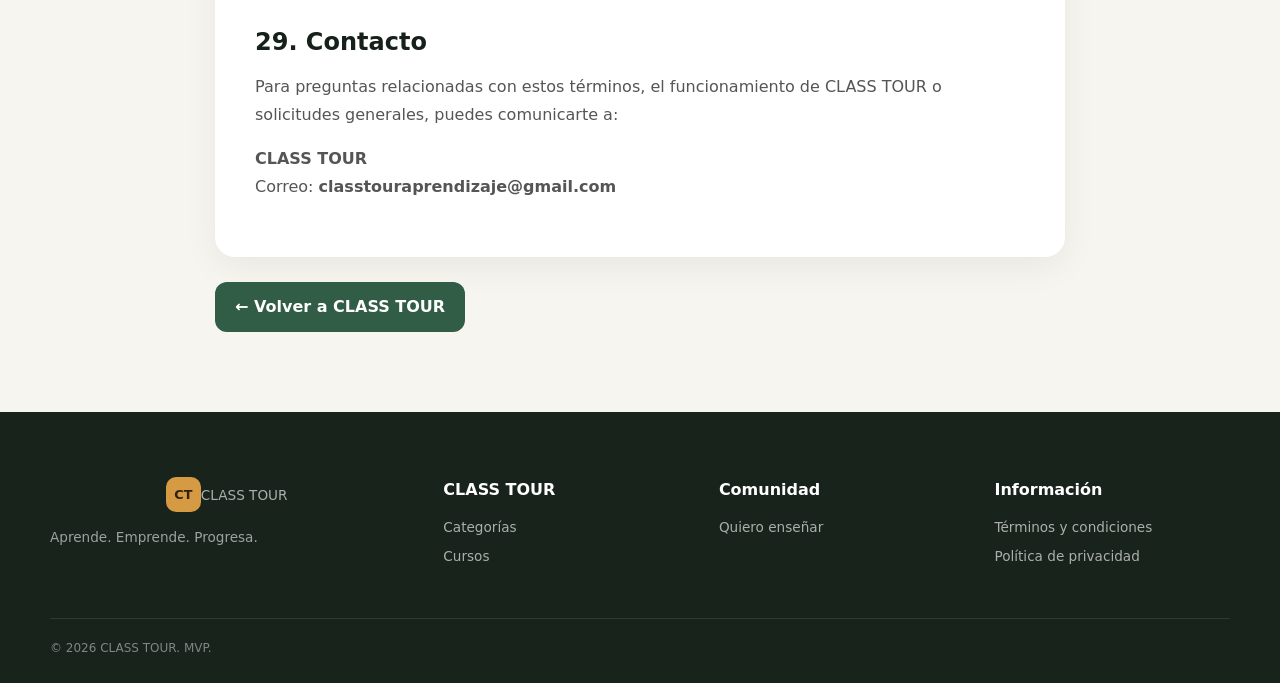
<file: terminos.html>
<!DOCTYPE html>
<html lang="es">
<head>
  <meta charset="UTF-8">
  <meta name="viewport" content="width=device-width, initial-scale=1.0">

  <meta
    name="description"
    content="Términos y condiciones de uso de CLASS TOUR."
  >

  <title>CLASS TOUR | Términos y condiciones</title>

  <link rel="stylesheet" href="styles.css">
  <link rel="icon" href="data:image/svg+xml,%3Csvg xmlns='http://www.w3.org/2000/svg' viewBox='0 0 64 64'%3E%3Crect width='64' height='64' rx='14' fill='%23173f32'/%3E%3Ctext x='32' y='43' font-family='Georgia,serif' font-size='30' font-weight='700' text-anchor='middle' fill='%23f7f5ef'%3ECT%3C/text%3E%3C/svg%3E">

  <style>
    .legal-page {
      padding: 60px 0 80px;
    }

    .legal-header {
      max-width: 850px;
      margin: 0 auto 40px;
    }

    .legal-header h1 {
      margin-bottom: 15px;
    }

    .legal-header p {
      color: #666;
      line-height: 1.7;
    }

    .legal-content {
      max-width: 850px;
      margin: 0 auto;
      background: #fff;
      padding: 40px;
      border-radius: 20px;
      box-shadow: 0 10px 35px rgba(0, 0, 0, 0.06);
    }

    .legal-content h2 {
      margin-top: 35px;
      margin-bottom: 12px;
    }

    .legal-content h2:first-child {
      margin-top: 0;
    }

    .legal-content h3 {
      margin-top: 25px;
      margin-bottom: 10px;
    }

    .legal-content p,
    .legal-content li {
      color: #555;
      line-height: 1.75;
    }

    .legal-content ul {
      padding-left: 25px;
    }

    .legal-note {
      margin-top: 30px;
      padding: 20px;
      border-radius: 12px;
      background: #f7f7f7;
      color: #555;
      line-height: 1.7;
    }

    .legal-back {
      max-width: 850px;
      margin: 25px auto 0;
    }

    .legal-back a {
      text-decoration: none;
    }

    @media (max-width: 600px) {
      .legal-page {
        padding: 40px 0 60px;
      }

      .legal-content {
        padding: 25px 20px;
        border-radius: 15px;
      }
    }
  </style>
</head>

<body>

  <!-- ENCABEZADO -->
  <header class="site-header">
    <div class="header-inner">

      <a class="brand" href="index.html" aria-label="CLASS TOUR inicio">
        <img
          src="assets/img/logo-classtour.png"
          alt="CLASS TOUR"
          class="logo-classtour"
        >
      </a>

      <button
        type="button"
        class="nav-toggle"
        id="navToggle"
        aria-label="Abrir menú"
        aria-expanded="false"
        aria-controls="mainNav"
      >
        <span class="nav-toggle-bar"></span>
        <span class="nav-toggle-bar"></span>
        <span class="nav-toggle-bar"></span>
      </button>

      <nav class="desktop-nav" id="mainNav" aria-label="Navegación principal">
        <a href="index.html#categorias">Categorías</a>
        <a href="index.html#destacados">Cursos</a>
        <a href="index.html#ensenar">Quiero enseñar</a>
      </nav>

    </div>
  </header>


  <!-- CONTENIDO -->
  <main class="legal-page">

    <div class="container">

      <div class="legal-header">
        <span class="eyebrow">INFORMACIÓN LEGAL</span>

        <h1>Términos y condiciones</h1>

        <p>
          Estos términos y condiciones establecen las reglas generales para
          el uso de CLASS TOUR, plataforma digital que conecta personas
          interesadas en aprender con personas que ofrecen conocimientos,
          oficios, técnicas, cursos y talleres.
        </p>

        <p>
          <strong>Última actualización:</strong> 2026
        </p>
      </div>


      <div class="legal-content">

        <!-- 1 -->
        <h2>1. Objeto</h2>

        <p>
          CLASS TOUR es una plataforma digital orientada a facilitar la
          conexión entre personas que desean aprender y personas que desean
          compartir y ofrecer sus conocimientos, oficios, técnicas,
          experiencias, cursos, talleres y actividades prácticas.
        </p>

        <p>
          La plataforma busca centralizar la oferta y demanda de experiencias
          de aprendizaje y facilitar el contacto entre estudiantes y
          tutores, talleristas, artesanos, artistas, diseñadores,
          profesionales y demás personas que ofrecen actividades dentro de
          las categorías disponibles.
        </p>

<p>
Para efectos de estos términos y condiciones, se entenderá por
"Actividad de Aprendizaje" cualquier curso, clase, taller,
capacitación, asesoría, experiencia práctica, seminario,
masterclass u otra modalidad de enseñanza o transmisión de
conocimientos que sea ofrecida a través de la plataforma.
</p>
        <!-- 2 -->
        <h2>2. Naturaleza de CLASS TOUR</h2>

        <p>
CLASS TOUR opera como una plataforma tecnológica de intermediación y conexión
entre usuarios y oferentes de actividades de aprendizaje. La plataforma no
actúa como establecimiento educativo, institución de educación superior ni
institución de educación para el trabajo y el desarrollo humano, salvo que se
indique expresamente lo contrario.
</p>

                <p>
          El tutor, tallerista u oferente es responsable de la actividad que
          ofrece, de la información proporcionada sobre ella y de su adecuada
          ejecución.
        </p>


        <!-- 3 -->
        <h2>3. Usuarios</h2>

        <p>
          Podrán utilizar CLASS TOUR las personas interesadas en consultar,
          solicitar información, reservar o participar en cursos, talleres y
          demás actividades disponibles.
        </p>

        <p>
          También podrán registrarse como oferentes las personas que cuenten
          con un conocimiento, oficio, técnica, experiencia o actividad que
          deseen compartir mediante la plataforma.
        </p>

        <p>
          El usuario se compromete a suministrar información verdadera,
          completa y actualizada cuando sea requerida para utilizar los
          servicios de la plataforma.
        </p>


        <!-- 4 -->
        <h2>4. Actividades ofrecidas</h2>

        <p>
CLASS TOUR podrá incluir diferentes modalidades y categorías de
aprendizaje, entre ellas cursos, clases, talleres, capacitaciones,
asesorías, experiencias prácticas y cualquier otra actividad de
enseñanza o aprendizaje que la plataforma decida habilitar.
</p>

<p>
Las categorías y modalidades disponibles podrán ser modificadas,
ampliadas, fusionadas o eliminadas por CLASS TOUR en cualquier
momento, de acuerdo con la evolución de la plataforma.
</p>

        <p>
          La oferta podrá incluir cursos, talleres, capacitaciones,
          asesorías y otras experiencias de aprendizaje práctico.
        </p>

        <p>
          Las características de cada actividad dependerán de la información
          proporcionada por el respectivo oferente.
        </p>


        <!-- 5 -->
        <h2>5. Información de los cursos y talleres</h2>

        <p>
          Cada actividad podrá indicar, entre otros elementos:
        </p>

        <ul>
          <li>Nombre del curso o taller.</li>
          <li>Nombre del tutor u oferente.</li>
          <li>Descripción de la actividad.</li>
          <li>Duración o intensidad.</li>
          <li>Horarios disponibles.</li>
          <li>Fechas disponibles.</li>
          <li>Ubicación general.</li>
          <li>Materiales requeridos.</li>
          <li>Número de cupos.</li>
          <li>Nivel de experiencia.</li>
          <li>Precio o valor de la actividad.</li>
          <li>Información adicional relevante.</li>
        </ul>

        <p>
          El usuario deberá revisar la información disponible antes de
          realizar una reserva o solicitar la participación en una
          actividad.
        </p>


        <!-- 6 -->
                <h2>6. Registro de oferentes</h2>

        <p>
          Las personas interesadas en enseñar podrán utilizar el formulario
          "Quiero enseñar" para proporcionar información sobre su experiencia,
          oficio, actividad o propuesta de aprendizaje.
        </p>

        <p>
          CLASS TOUR podrá solicitar información adicional para evaluar la
          propuesta antes de publicarla en la plataforma.
        </p>

        <p>
          El envío de información no garantiza la publicación automática de
          un curso o taller.
        </p>

        <p>
          Al enviar el formulario, el oferente declara que su actividad es
          independiente y presencial, que no supera las 160 horas, que no
          expedirá títulos ni certificaciones académicas y que entiende que
          CLASS TOUR no es una institución educativa.
        </p>


        <!-- 7 -->
                <h2>7. Responsabilidades del oferente</h2>

        <p>
          El tutor, tallerista u oferente será responsable de:
        </p>

        <ul>
          <li>
            Proporcionar información verdadera y actualizada sobre la
            actividad.
          </li>

          <li>
            Cumplir las condiciones, horarios, duración y características
            ofrecidas.
          </li>

          <li>
            Contar con los conocimientos y experiencia necesarios para
            desarrollar la actividad que ofrece.
          </li>

          <li>
            Informar oportunamente cualquier cambio que pueda afectar una
            reserva.
          </li>

          <li>
            Mantener condiciones adecuadas de seguridad, higiene y
            funcionamiento del lugar donde se desarrolle la actividad,
            cuando corresponda.
          </li>

          <li>
            Cumplir las obligaciones legales que le sean aplicables según
            la naturaleza de su actividad.
          </li>

          <li>
            Cumplir sus obligaciones tributarias por los ingresos que reciba
            por sus actividades, incluida la facturación o el documento
            equivalente cuando corresponda.
          </li>

          <li>
            Contar con un seguro o cobertura adecuada para su taller,
            mobiliario y equipos, o asumir directamente los riesgos de su
            espacio, cuando CLASS TOUR así lo solicite.
          </li>

          <li>
            Mantener su actividad dentro del ámbito de la educación
            informal: independiente, presencial, con una duración que no
            supere las 160 horas y sin expedir títulos ni certificaciones
            académicas.
          </li>
        </ul> 

        <!-- 8 -->
                <h2>8. Verificación y aprobación</h2>

        <p>
          CLASS TOUR podrá realizar procesos de revisión de la información
          proporcionada por los oferentes y de las actividades que pretendan
          ser publicadas.
        </p>

        <p>
          Cuando sea necesario, CLASS TOUR podrá solicitar información sobre
          la experiencia, estudios, trayectoria, talleres, espacios,
          actividades realizadas o referencias relacionadas con el oferente,
          incluida una hoja de vida o reseña del oferente y de su taller
          (estudios, ferias en las que ha participado, trayectoria).
        </p>

        <p>
          CLASS TOUR podrá realizar una visita previa al taller, hogar o
          espacio donde se dictará la actividad, antes de aprobar su
          publicación.
        </p>

        <p>
          CLASS TOUR podrá rechazar, suspender o retirar una publicación
          cuando considere que no cumple con las condiciones de la
          plataforma.
        </p>

        <!-- 9 -->
                <h2>9. Reservas</h2>

        <p>
          El usuario podrá solicitar una reserva de acuerdo con las
          condiciones disponibles para cada curso o taller.
        </p>

        <p>
          Al enviar la solicitud, la reserva queda registrada como
          "Pendiente" y se envía una confirmación de recepción al correo del
          usuario. Por lo general, dentro de 24 a 48 horas el instructor o
          CLASS TOUR se comunicarán con el usuario para confirmar el horario
          y los detalles. La reserva solo se considera confirmada cuando así
          se le comunique.
        </p>

        <p>
          Antes de participar, el usuario deberá revisar la fecha, horario,
          duración, ubicación, valor, materiales y demás condiciones
          informadas.
        </p>

        <!-- 10 -->
        <        <h2>10. Pagos</h2>

        <p>
          Actualmente CLASS TOUR no procesa, recauda ni intermedia pagos.
          El valor de cada actividad se paga en efectivo, directamente al
          instructor, al finalizar la clase, curso o taller, y así se
          informa al usuario antes de reservar.
        </p>

        <p>
          El precio aplicable será el informado para la actividad al momento
          de realizar la solicitud o reserva, salvo errores manifiestos o
          circunstancias expresamente informadas.
        </p>

        <p>
          Si en el futuro CLASS TOUR habilita pagos en línea, lo informará
          previamente a los usuarios. Esos pagos podrán gestionarse mediante
          proveedores externos, que podrán establecer sus propios términos,
          condiciones y políticas.
        </p>

        <!-- 11 -->
        <h2>11. Comisiones</h2>

        <p>
          Cuando CLASS TOUR establezca un modelo de comisión por
          intermediación o conexión entre usuarios y oferentes, las
          condiciones económicas aplicables serán informadas al oferente
          antes de su implementación o de acuerdo con las condiciones
          comerciales aceptadas.
        </p>

        <p>
          Las comisiones podrán variar según el tipo de actividad, acuerdo
          comercial, campaña o modelo de operación vigente.
        </p>


        <!-- 12 -->
        <h2>12. Productos, materiales o kits</h2>

        <p>
          Algunas actividades podrán incluir materiales, herramientas,
          productos o kits de aprendizaje.
        </p>

        <p>
          Cuando corresponda, la publicación deberá indicar si dichos
          elementos están incluidos en el precio o deben ser adquiridos por
          separado.
        </p>

        <p>
          El oferente será responsable de informar las características
          relevantes de los materiales o productos que entregue o utilice
          durante la actividad.
        </p>


        <!-- 13 -->
        <h2>13. Ubicación de las actividades</h2>

        <p>
          Las actividades podrán desarrollarse en talleres, estudios,
          espacios de trabajo, establecimientos, espacios comunitarios u
          otros lugares previamente definidos.
        </p>

        <p>
          Por razones de seguridad y privacidad, la ubicación exacta de
          determinados espacios podrá comunicarse únicamente después de que
          exista una reserva confirmada, cuando así corresponda.
        </p>


        <!-- 14 -->
                <h2>14. Cancelaciones y cambios</h2>

        <p>
          Como el pago se realiza en efectivo al finalizar la actividad, el
          usuario no paga por adelantado a través de CLASS TOUR. Aun así, si
          no puede asistir, debe avisar al instructor o a CLASS TOUR lo
          antes posible para liberar el cupo.
        </p>

        <p>
          Las condiciones particulares de cancelación, cambio de fecha o
          reprogramación podrán variar según cada actividad y deberán ser
          informadas al usuario antes de realizar la reserva cuando sean
          aplicables.
        </p>

        <p>
          Si el oferente necesita cancelar o modificar una actividad, deberá
          comunicarlo oportunamente a CLASS TOUR y a los usuarios afectados.
        </p>

        <p>
          Si en el futuro se habilitan pagos en línea, las devoluciones se
          regirán por las condiciones informadas para cada operación y por
          la normativa de protección al consumidor.
        </p>

        <!-- 15 -->
        <h2>15. Actividades que puedan implicar riesgos</h2>

        <p>
          Algunas actividades pueden implicar riesgos inherentes a su
          naturaleza, especialmente aquellas relacionadas con herramientas,
          maquinaria, productos químicos, alimentos, tatuajes, actividades
          físicas u otros oficios.
        </p>

        <p>
          El oferente deberá informar de manera clara cualquier condición,
          requisito, contraindicación, elemento de protección o conocimiento
          previo necesario para participar.
        </p>

        <p>
          El usuario deberá seguir las instrucciones de seguridad y las
          recomendaciones proporcionadas por el oferente durante la
          actividad.
        </p>

        <p>
          Algunas actividades, como las relacionadas con bebidas
          alcohólicas, tatuajes o temas de sexualidad dirigidos a público
          adulto, son exclusivamente para mayores de 18 años. El oferente
          debe indicarlo en la publicación y verificar la edad de los
          participantes. Los menores de edad solo podrán participar en las
          demás actividades con autorización de su representante legal.
        </p>


        <!-- 16 -->
        <h2>16. Calificaciones y recomendaciones</h2>

        <p>
          CLASS TOUR podrá permitir que los usuarios califiquen o recomienden
          las actividades y experiencias realizadas.
        </p>

        <p>
          Las calificaciones deberán realizarse de manera respetuosa y
          basarse en una experiencia real.
        </p>

        <p>
          CLASS TOUR podrá retirar contenidos que sean manifiestamente
          ofensivos, fraudulentos, ilegales o que incumplan las reglas de la
          plataforma.
        </p>


        <!-- 17 -->
        <h2>17. Conducta de los usuarios</h2>

        <p>
          Los usuarios deberán utilizar CLASS TOUR de manera responsable y
          respetuosa.
        </p>

        <p>
          No está permitido utilizar la plataforma para actividades
          fraudulentas, ilegales, engañosas, discriminatorias, abusivas o
          que puedan poner en riesgo a otras personas.
        </p>

        <p>
          CLASS TOUR podrá suspender o restringir el acceso de usuarios que
          incumplan estas condiciones.
        </p>


        <!-- 18 -->
        <h2>18. Contenido publicado</h2>

        <p>
          Los oferentes serán responsables de los textos, fotografías,
          videos, imágenes y demás contenidos que proporcionen para publicar
          sus actividades.
        </p>

        <p>
          El oferente declara que cuenta con las autorizaciones necesarias
          para utilizar y proporcionar dicho contenido a CLASS TOUR.
        </p>

        <p>
          CLASS TOUR podrá utilizar el contenido suministrado para presentar,
          promocionar y divulgar la actividad dentro de sus canales,
          conforme a las autorizaciones correspondientes.
        </p>


        <!-- 19 -->
        <h2>19. Propiedad intelectual</h2>

        <p>
          Los elementos propios de CLASS TOUR, incluyendo su nombre, marca,
          logotipo, diseño, textos, estructura, código y elementos gráficos,
          están protegidos por las normas aplicables de propiedad intelectual.
        </p>

        <p>
          No se permite copiar, reproducir, modificar o utilizar dichos
          elementos sin autorización previa cuando esta sea necesaria.
        </p>


        <!-- 20 -->
        <h2>20. Datos personales</h2>

        <p>
          CLASS TOUR podrá recolectar y tratar datos personales de los
          usuarios y oferentes con el propósito de gestionar solicitudes,
          reservas, comunicaciones, funcionamiento de la plataforma y demás
          finalidades informadas.
        </p>

        <p>
          El tratamiento de datos personales se realizará de acuerdo con la
          Política de Tratamiento de Datos Personales de CLASS TOUR y la
          normativa colombiana aplicable.
        </p>

        <p>
          El usuario podrá consultar dicha política en el enlace
          correspondiente dentro de la plataforma.
        </p>


        <!-- 21 -->
        <h2>21. Servicios de terceros</h2>

        <p>
          CLASS TOUR podrá utilizar herramientas y servicios tecnológicos de
          terceros para formularios, comunicaciones, alojamiento, analítica,
          pagos u otras funciones.
        </p>

        <p>
          El funcionamiento de dichos servicios podrá estar sujeto a los
          términos y políticas de sus respectivos proveedores.
        </p>


        <!-- 22 -->
        <h2>22. Disponibilidad de la plataforma</h2>

        <p>
          CLASS TOUR busca mantener disponible la plataforma y sus
          funcionalidades, pero no garantiza que el servicio esté libre de
          interrupciones, errores, mantenimientos o fallas técnicas.
        </p>

        <p>
          La plataforma podrá modificar, suspender o retirar temporalmente
          funcionalidades cuando sea necesario para mantenimiento,
          actualización, seguridad o evolución del servicio.
        </p>


        <!-- 23 -->
        <h2>23. Responsabilidad de CLASS TOUR</h2>

        <p>
          CLASS TOUR facilita la conexión entre usuarios y oferentes.
        </p>

        <p>
          La responsabilidad específica relacionada con la ejecución de un
          curso, taller o actividad corresponderá al oferente encargado de
          dicha actividad, sin perjuicio de las obligaciones que legalmente
          correspondan a CLASS TOUR como plataforma.
        </p>

        <p>
          CLASS TOUR no será responsable por información falsa proporcionada
          directamente por un oferente o usuario, ni por situaciones que
          escapen razonablemente a su control, sin perjuicio de los derechos
          que la legislación aplicable reconozca a los consumidores y
          usuarios.
        </p>


        <!-- 24 -->
        <h2>24. Atención de solicitudes y PQRS</h2>

        <p>
          Los usuarios podrán comunicarse con CLASS TOUR para presentar
          preguntas, peticiones, quejas, reclamos, sugerencias o solicitudes
          relacionadas con el funcionamiento de la plataforma.
        </p>

        <p>
          Para estos efectos se encuentra disponible el correo:
        </p>

        <p>
          <strong>classtouraprendizaje@gmail.com</strong>
        </p>


        <!-- 25 -->
        <h2>25. Actividades de aprendizaje y certificaciones</h2>

<p>
Las actividades ofrecidas a través de CLASS TOUR corresponden a experiencias
de aprendizaje, cursos, talleres, capacitaciones y actividades de carácter
práctico, artístico, cultural, técnico, artesanal o recreativo.
</p>

<p>
Salvo que expresamente se indique lo contrario por parte del oferente y
exista soporte legal para ello, las actividades publicadas en la plataforma
se entienden desarrolladas dentro del ámbito de la educación informal,
conforme a la normativa colombiana aplicable.
</p>

<p>
La participación en una actividad no genera la obtención de títulos
académicos, grados, diplomas profesionales, certificados de aptitud
ocupacional ni certificaciones con reconocimiento oficial por parte del
Estado.
</p>

<p>
Cuando un oferente entregue constancias, certificados de asistencia,
participación o finalización, dichos documentos tendrán únicamente el alcance
informado por el respectivo oferente y no implicarán reconocimiento académico
oficial, salvo disposición legal expresa.
</p>

<p>
CLASS TOUR actúa exclusivamente como plataforma de conexión entre usuarios y
oferentes y no ostenta la calidad de institución educativa ni de entidad
certificadora, salvo que en el futuro se informe expresamente lo contrario.
</p>


        <!-- 26 -->
        <h2>26. Modificaciones</h2>

        <p>
          CLASS TOUR podrá actualizar estos términos y condiciones cuando
          sea necesario para reflejar cambios en la plataforma, servicios,
          funcionamiento o normativa aplicable.
        </p>

        <p>
          La versión vigente será la publicada en esta página.
        </p>


        <!-- 27 -->
        <h2>27. Legislación aplicable</h2>

        <p>
          Estos términos se regirán por las normas aplicables de la República
          de Colombia, sin perjuicio de los derechos que correspondan a los
          usuarios y consumidores de acuerdo con la legislación vigente.
        </p>


        <!-- 28 -->
        <h2>28. Aceptación</h2>

        <p>
          Al utilizar determinadas funcionalidades de CLASS TOUR, realizar
          una solicitud, registrarse como oferente o realizar una reserva,
          el usuario podrá ser requerido para manifestar expresamente que ha
          leído y acepta estos términos y condiciones y la política de
          tratamiento de datos personales.
        </p>

        <div class="legal-note">
          <strong>Importante:</strong>
          Estos términos constituyen la base informativa de funcionamiento de
          CLASS TOUR para su etapa MVP. Antes de implementar pagos en línea,
          comisiones, contratación formal con tutores o una operación
          comercial de mayor escala, se recomienda realizar una revisión
          jurídica y tributaria de los documentos definitivos.
        </div>


        <!-- 29 -->
        <h2>29. Contacto</h2>

        <p>
          Para preguntas relacionadas con estos términos, el funcionamiento
          de CLASS TOUR o solicitudes generales, puedes comunicarte a:
        </p>

        <p>
          <strong>CLASS TOUR</strong><br>
          Correo:
          <strong>classtouraprendizaje@gmail.com</strong>
        </p>

      </div>


      <div class="legal-back">
        <a href="index.html" class="btn btn-primary">
          ← Volver a CLASS TOUR
        </a>
      </div>

    </div>

  </main>


  <!-- PIE DE PÁGINA -->
  <footer class="footer">

    <div class="container footer-grid">

      <div>
        <a class="brand footer-brand" href="index.html">
          <span class="brand-mark">CT</span>
          <span>CLASS TOUR</span>
        </a>

        <p>Aprende. Emprende. Progresa.</p>
      </div>

      <div>
        <strong>CLASS TOUR</strong>
        <a href="index.html#categorias">Categorías</a>
        <a href="index.html#destacados">Cursos</a>
      </div>

      <div>
        <strong>Comunidad</strong>
        <a href="index.html#ensenar">Quiero enseñar</a>
      </div>

      <div>
        <strong>Información</strong>
        <a href="terminos.html">Términos y condiciones</a>
        <a href="privacidad.html">Política de privacidad</a>
      </div>

    </div>

    <div class="container copyright">
      © <span id="year"></span> CLASS TOUR. MVP.
    </div>

  </footer>


  <script src="nav.js"></script>

  <script>
    document.getElementById("year").textContent = new Date().getFullYear();
  </script>

</body>
</html>
</file>
<file: styles.css>
/* =========================================================
   CLASS TOUR - STYLES.CSS
   MVP
   ========================================================= */

/* =========================================================
   VARIABLES
   ========================================================= */

:root {
  --ink: #17211b;
  --muted: #68736c;
  --paper: #f7f5ef;
  --card: #ffffff;
  --line: #e3e5df;
  --brand: #315c45;
  --brand-dark: #244534;
  --accent: #d69a42;
  --soft: #edf1eb;
  --white: #ffffff;

  --shadow-sm: 0 4px 14px rgba(23, 33, 27, 0.06);
  --shadow: 0 12px 35px rgba(23, 33, 27, 0.10);
  --shadow-lg: 0 25px 70px rgba(23, 33, 27, 0.18);

  --radius-sm: 10px;
  --radius: 18px;
  --radius-lg: 28px;

  --max-width: 1180px;
}

/* =========================================================
   RESET
   ========================================================= */

* {
  box-sizing: border-box;
}

html {
  scroll-behavior: smooth;
}

body {
  margin: 0;
  font-family: Inter, ui-sans-serif, system-ui, -apple-system, BlinkMacSystemFont, "Segoe UI", sans-serif;
  background: var(--paper);
  color: var(--ink);
  line-height: 1.6;
}

body.modal-open {
  overflow: hidden;
}

img {
  display: block;
  max-width: 100%;
}

button,
input,
select,
textarea {
  font: inherit;
}

button {
  cursor: pointer;
}

a {
  color: inherit;
  text-decoration: none;
}

h1,
h2,
h3,
h4,
p {
  margin-top: 0;
}

ul,
ol {
  margin-top: 0;
}

.sr-only {
  position: absolute;
  width: 1px;
  height: 1px;
  padding: 0;
  margin: -1px;
  overflow: hidden;
  clip: rect(0, 0, 0, 0);
  white-space: nowrap;
  border: 0;
}

.hidden {
  display: none !important;
}

/* =========================================================
   CONTENEDOR
   ========================================================= */

.container {
  width: min(var(--max-width), calc(100% - 40px));
  margin-inline: auto;
}

/* =========================================================
   HEADER
   ========================================================= */

.site-header {
  position: sticky;
  top: 0;
  z-index: 1000;
  width: 100%;
  background: rgba(247, 245, 239, 0.95);
  backdrop-filter: blur(14px);
  border-bottom: 1px solid rgba(227, 229, 223, 0.8);
  transition: transform 0.35s ease, opacity 0.35s ease;
}

.site-header.header-hidden {
  transform: translateY(-100%);
  opacity: 0;
  pointer-events: none;
}

.site-header.header-visible {
  transform: translateY(0);
  opacity: 1;
}

/* =========================================================
   HEADER INNER
   ========================================================= */

.header-inner {
  width: min(var(--max-width), calc(100% - 40px));
  min-height: 76px;
  margin-inline: auto;
  display: flex;
  align-items: center;
  justify-content: space-between;
  gap: 25px;
}

/* =========================================================
   LOGO
   ========================================================= */

.brand {
  display: flex;
  align-items: center;
  justify-content: center;
  flex-shrink: 0;
  line-height: 0;
}

.brand img {
  width: 120px;
  height: auto;
  max-width: 120px;
}

/* Compatibilidad con versiones anteriores */

.logo-classtour {
  display: block;
  width: 105px;
  height: auto;
  max-width: 105px;
}

.brand-slogan {
  display: block;
  width: 100%;
  margin-top: 2px;
  text-align: center;
  font-size: 9px;
  line-height: 1.1;
  font-weight: 700;
  color: #123b63;
  white-space: nowrap;
}

/* =========================================================
   HEADER TOOLS
   ========================================================= */

.header-tools {
  display: flex;
  align-items: center;
  justify-content: flex-end;
  gap: 22px;
  min-width: 0;
}

/* =========================================================
   SOCIAL TOP BAR
   ========================================================= */

#topBar {
  display: flex;
  align-items: center;
}

#topBar > a {
  display: inline-flex;
  align-items: center;
  color: var(--muted);
  font-size: 0.78rem;
  font-weight: 700;
  transition: color 0.2s ease, transform 0.2s ease;
}

#topBar > a:hover {
  color: var(--brand);
  transform: translateY(-1px);
}

/* Compatibilidad con iconos sociales anteriores */

#topBar .follow {
  list-style: none;
  margin: 0;
  padding: 0;
  display: flex;
  align-items: center;
  gap: 18px;
}

#topBar .follow li {
  margin: 0;
  padding: 0;
}

#topBar .follow li a {
  display: flex;
  align-items: center;
  gap: 8px;
  text-decoration: none;
}

#topBar .follow li a .social-logo {
  width: 32px !important;
  height: 32px !important;
  max-width: 32px !important;
  max-height: 32px !important;
  object-fit: contain;
  display: block;
  border: 0;
}

#topBar .follow li a span {
  font-size: 14px;
  white-space: nowrap;
}

/* =========================================================
   NAV
   ========================================================= */

.desktop-nav {
  display: flex;
  align-items: center;
  gap: 25px;
}

.desktop-nav > a {
  position: relative;
  color: var(--ink);
  font-size: 0.88rem;
  font-weight: 700;
  white-space: nowrap;
  transition: color 0.2s ease;
}

.desktop-nav > a:hover {
  color: var(--brand);
}

.desktop-nav > a::after {
  content: "";
  position: absolute;
  left: 0;
  right: 0;
  bottom: -7px;
  height: 2px;
  border-radius: 99px;
  background: var(--brand);
  transform: scaleX(0);
  transform-origin: center;
  transition: transform 0.2s ease;
}

.desktop-nav > a:hover::after {
  transform: scaleX(1);
}

/* =========================================================
   CATEGORY DROPDOWN
   ========================================================= */

.nav-dropdown {
  position: relative;
}

.nav-dropdown-btn {
  display: inline-flex;
  align-items: center;
  justify-content: center;
  gap: 7px;
  padding: 0;
  border: 0;
  background: transparent;
  color: var(--ink);
  font-size: 0.88rem;
  font-weight: 700;
  white-space: nowrap;
  transition: color 0.2s ease;
}

.nav-dropdown-btn:hover {
  color: var(--brand);
}

.dropdown-arrow {
  display: inline-block;
  font-size: 0.65rem;
  transition: transform 0.2s ease;
}

.nav-dropdown-btn[aria-expanded="true"] {
  color: var(--brand);
}

.nav-dropdown-btn[aria-expanded="true"] .dropdown-arrow {
  transform: rotate(180deg);
}

.nav-dropdown-menu {
  position: absolute;
  top: calc(100% + 16px);
  left: 50%;
  transform: translateX(-50%) translateY(-8px);
  width: 340px;
  max-width: calc(100vw - 30px);
  max-height: 70vh;
  overflow-y: auto;
  padding: 10px;
  background: var(--white);
  border: 1px solid var(--line);
  border-radius: 16px;
  box-shadow: var(--shadow-lg);
  opacity: 0;
  visibility: hidden;
  pointer-events: none;
  transition: opacity 0.2s ease, transform 0.2s ease, visibility 0.2s ease;
  scrollbar-width: thin;
  z-index: 2000;
}

.nav-dropdown-menu.open {
  opacity: 1;
  visibility: visible;
  pointer-events: auto;
  transform: translateX(-50%) translateY(0);
}

.categoria-opcion {
  width: 100%;
  display: block;
  padding: 11px 13px;
  margin: 2px 0;
  border: 0;
  border-radius: 9px;
  background: transparent;
  color: var(--ink);
  text-align: left;
  font-size: 0.86rem;
  font-weight: 650;
  cursor: pointer;
  transition: background 0.2s ease, color 0.2s ease, padding-left 0.2s ease;
}

.categoria-opcion:hover,
.categoria-opcion:focus-visible {
  background: var(--soft);
  color: var(--brand);
  padding-left: 17px;
  outline: none;
}

/* =========================================================
   HERO
   ========================================================= */

.hero {
  position: relative;
  padding: 80px 0 90px;
  overflow: hidden;
  background: var(--paper);
}

.hero::before {
  content: "";
  position: absolute;
  width: 500px;
  height: 500px;
  top: -250px;
  right: -170px;
  border-radius: 50%;
  background: rgba(49, 92, 69, 0.05);
  pointer-events: none;
}

.hero::after {
  content: "";
  position: absolute;
  width: 350px;
  height: 350px;
  left: -180px;
  bottom: -200px;
  border-radius: 50%;
  background: rgba(214, 154, 66, 0.06);
  pointer-events: none;
}

.hero-content {
  position: relative;
  z-index: 2;
  width: min(900px, calc(100% - 40px));
  margin-inline: auto;
  text-align: center;
}

.hero-eyebrow {
  display: inline-block;
  margin-bottom: 13px;
  color: var(--brand);
  font-size: 0.76rem;
  font-weight: 900;
  letter-spacing: 0.16em;
  text-transform: uppercase;
}

.hero h1 {
  max-width: 900px;
  margin: 0 auto 22px;
  font-size: clamp(2.8rem, 7vw, 5.7rem);
  line-height: 0.98;
  letter-spacing: -0.065em;
}

.hero-content > p:not(.hero-eyebrow) {
  max-width: 700px;
  margin: 0 auto 34px;
  color: var(--muted);
  font-size: clamp(1rem, 2vw, 1.15rem);
}

/* =========================================================
   SEARCH FORM
   ========================================================= */

.search-form {
  display: grid;
  grid-template-columns: minmax(0, 1.5fr) minmax(180px, 0.8fr) auto;
  gap: 10px;
  width: 100%;
  padding: 10px;
  background: var(--card);
  border: 1px solid var(--line);
  border-radius: var(--radius);
  box-shadow: var(--shadow);
  text-align: left;
}

.search-field {
  min-width: 0;
  display: flex;
  flex-direction: column;
  justify-content: center;
  padding: 5px 14px;
}

.search-field input,
.search-field select {
  width: 100%;
  border: 0;
  outline: 0;
  padding: 9px 0;
  background: transparent;
  color: var(--ink);
  font-size: 0.95rem;
}

.search-field input::placeholder {
  color: #9ca49f;
}

.search-field select {
  cursor: pointer;
}

.search-field:focus-within {
  background: rgba(237, 241, 235, 0.45);
  border-radius: 9px;
}

.search-field:focus-within input,
.search-field:focus-within select {
  color: var(--brand);
}

.search-form > button {
  min-height: 58px;
  padding: 12px 25px;
  border: 0;
  border-radius: 12px;
  background: var(--accent);
  color: #2e2111;
  font-weight: 900;
  transition: transform 0.2s ease, background 0.2s ease, box-shadow 0.2s ease;
}

.search-form > button:hover {
  transform: translateY(-2px);
  background: #c78c38;
  box-shadow: var(--shadow-sm);
}

/* Compatibilidad con botón .btn-search */

.btn {
  border: 0;
  border-radius: 12px;
  padding: 12px 20px;
  font-weight: 800;
  transition: transform 0.2s ease, background 0.2s ease, box-shadow 0.2s ease;
}

.btn:hover {
  transform: translateY(-2px);
}

.btn-primary {
  background: var(--brand);
  color: var(--white);
}

.btn-primary:hover {
  background: var(--brand-dark);
  box-shadow: var(--shadow-sm);
}

.btn-search {
  min-height: 58px;
  background: var(--accent);
  color: #2e2111;
}

.btn-search:hover {
  background: #c78c38;
}

.btn-light {
  background: var(--white);
  color: var(--brand);
}

.btn-light:hover {
  background: #f1f4ef;
}

.btn-full {
  width: 100%;
}

/* =========================================================
   QUICK LINKS
   ========================================================= */

.quick-links {
  display: flex;
  flex-wrap: wrap;
  justify-content: center;
  gap: 8px;
  margin-top: 14px;
}

.quick-links button {
  border: 1px solid var(--line);
  background: rgba(255, 255, 255, 0.6);
  color: var(--muted);
  border-radius: 999px;
  padding: 7px 12px;
  font-size: 0.85rem;
  transition: all 0.2s ease;
}

.quick-links button:hover {
  color: var(--brand);
  border-color: rgba(49, 92, 69, 0.35);
  background: var(--white);
}

/* =========================================================
   OFICIOS
   ========================================================= */

.oficios-section {
  position: relative;
  padding: 35px 0 75px;
  background: var(--paper);
}

.oficio-heading {
  width: min(var(--max-width), calc(100% - 40px));
  margin: 0 auto 25px;
}

.oficio-heading h2 {
  margin-bottom: 8px;
}

.oficio-heading p {
  max-width: 650px;
  margin: 0;
  color: var(--muted);
}

.oficios-section .section-heading {
  width: min(var(--max-width), calc(100% - 40px));
  margin: 0 auto 30px;
}

/* =========================================================
   OFICIOS MARQUEE
   ========================================================= */

.oficios-marquee {
  width: 100%;
  overflow: hidden;
  mask-image: linear-gradient(to right, transparent, black 6%, black 94%, transparent);
  -webkit-mask-image: linear-gradient(to right, transparent, black 6%, black 94%, transparent);
}

.oficios-track {
  display: flex;
  width: max-content;
  gap: 14px;
  animation: oficioMarquee 42s linear infinite;
}

.oficios-track:hover {
  animation-play-state: paused;
}

.oficio {
  position: relative;
  width: 160px;
  height: 190px;
  flex: 0 0 160px;
  padding: 0;
  overflow: hidden;
  border: 0;
  border-radius: 18px;
  background: #ddd;
  box-shadow: var(--shadow-sm);
  cursor: pointer;
}

.oficio::after {
  content: "";
  position: absolute;
  inset: 0;
  background: linear-gradient(to top, rgba(0, 0, 0, 0.72), rgba(0, 0, 0, 0.02) 70%);
  pointer-events: none;
}

.oficio img {
  width: 100%;
  height: 100%;
  object-fit: cover;
  transition: transform 0.35s ease;
}

.oficio span {
  position: absolute;
  z-index: 2;
  left: 14px;
  right: 14px;
  bottom: 14px;
  color: var(--white);
  text-align: left;
  font-size: 1rem;
  font-weight: 800;
  line-height: 1.2;
}

.oficio:hover img {
  transform: scale(1.08);
}

.oficio:focus-visible {
  outline: 3px solid rgba(49, 92, 69, 0.45);
  outline-offset: 3px;
}

@keyframes oficioMarquee {
  from {
    transform: translateX(0);
  }

  to {
    transform: translateX(-50%);
  }
}

/* =========================================================
   SECTION HEADINGS
   ========================================================= */

.section-heading {
  width: min(var(--max-width), calc(100% - 40px));
  margin: 0 auto 36px;
  text-align: left;
}

.section-heading .eyebrow {
  display: inline-block;
  margin-bottom: 10px;
  color: var(--brand);
  font-size: 0.76rem;
  font-weight: 900;
  letter-spacing: 0.14em;
  text-transform: uppercase;
}

.section-heading h2 {
  margin-bottom: 10px;
  font-size: clamp(2rem, 4vw, 3.2rem);
  line-height: 1.05;
  letter-spacing: -0.045em;
}

.section-heading p {
  max-width: 720px;
  margin-bottom: 0;
  color: var(--muted);
}

/* =========================================================
   CATEGORÍAS
   ========================================================= */

.categories-section {
  padding: 100px 0;
  background: var(--white);
}

.category-grid {
  width: min(var(--max-width), calc(100% - 40px));
  margin-inline: auto;
  display: grid;
  grid-template-columns: repeat(4, 1fr);
  gap: 15px;
}

.category {
  min-height: 180px;
  display: flex;
  flex-direction: column;
  align-items: flex-start;
  justify-content: flex-end;
  gap: 8px;
  padding: 24px;
  border: 1px solid var(--line);
  border-radius: var(--radius);
  background: var(--card);
  color: var(--ink);
  text-align: left;
  box-shadow: var(--shadow-sm);
  transition: transform 0.2s ease, box-shadow 0.2s ease, border-color 0.2s ease;
}

.category:hover {
  transform: translateY(-5px);
  border-color: rgba(49, 92, 69, 0.28);
  box-shadow: var(--shadow);
}

.category-icon {
  display: flex;
  align-items: center;
  justify-content: center;
  width: 52px;
  height: 52px;
  margin-bottom: auto;
  border-radius: 15px;
  background: var(--soft);
  color: var(--brand);
  font-size: 1.5rem;
}

.category strong {
  font-size: 1.05rem;
  line-height: 1.25;
}

.category small {
  color: var(--muted);
  line-height: 1.4;
  font-size: 0.78rem;
}

.section-actions {
  width: min(var(--max-width), calc(100% - 40px));
  margin: 28px auto 0;
  display: flex;
  justify-content: center;
}

.section-actions button {
  border: 0;
  padding: 10px 18px;
  background: transparent;
  color: var(--brand);
  font-size: 0.88rem;
  font-weight: 800;
  border-radius: 10px;
  transition: background 0.2s ease, color 0.2s ease;
}

.section-actions button:hover {
  background: var(--soft);
}

/* Cuando app.js agrega .expanded */

.category-grid:not(.expanded) .category:nth-child(n + 9) {
  display: none;
}

.category-grid.expanded .category {
  display: flex;
}

/* =========================================================
   CURSOS
   ========================================================= */

.courses-section {
  padding: 100px 0;
  background: var(--paper);
}

.course-grid {
  width: min(var(--max-width), calc(100% - 40px));
  margin-inline: auto;
  display: grid;
  grid-template-columns: repeat(4, 1fr);
  gap: 20px;
}

.course-card {
  overflow: hidden;
  border: 1px solid var(--line);
  border-radius: var(--radius);
  background: var(--card);
  box-shadow: var(--shadow-sm);
  transition: transform 0.25s ease, box-shadow 0.25s ease;
}

.course-card:hover {
  transform: translateY(-5px);
  box-shadow: var(--shadow);
}

.course-image {
  position: relative;
  height: 230px;
  background-size: cover;
  background-position: center;
}

.course-image::after {
  content: "";
  position: absolute;
  inset: 0;
  background: linear-gradient(to top, rgba(0, 0, 0, 0.2), transparent);
}

.course-badge {
  position: absolute;
  z-index: 2;
  top: 14px;
  left: 14px;
  padding: 6px 10px;
  border-radius: 999px;
  background: rgba(255, 255, 255, 0.94);
  color: var(--brand);
  font-size: 0.72rem;
  font-weight: 800;
}

.course-info {
  padding: 20px;
}

.course-meta {
  display: flex;
  align-items: center;
  justify-content: space-between;
  gap: 10px;
  margin-bottom: 10px;
  color: var(--muted);
  font-size: 0.78rem;
  font-weight: 700;
}

.course-meta span:last-child {
  color: #a87326;
}

.course-info h3 {
  margin-bottom: 5px;
  font-size: 1.25rem;
  line-height: 1.15;
}

.course-tutor {
  margin-bottom: 12px;
  color: var(--brand);
  font-size: 0.85rem;
  font-weight: 700;
}

.course-description {
  min-height: 68px;
  margin-bottom: 16px;
  color: var(--muted);
  font-size: 0.87rem;
  line-height: 1.55;
}

.course-details {
  display: flex;
  flex-direction: column;
  gap: 5px;
  padding: 12px 0;
  border-top: 1px solid var(--line);
  border-bottom: 1px solid var(--line);
  color: var(--muted);
  font-size: 0.78rem;
}

.course-footer {
  display: flex;
  align-items: flex-end;
  justify-content: space-between;
  gap: 15px;
  padding-top: 16px;
}

.course-footer small {
  display: block;
  color: var(--muted);
  font-size: 0.7rem;
}

.course-footer strong {
  display: block;
  color: var(--ink);
  font-size: 1.05rem;
}

.course-view-btn {
  padding: 10px 14px;
  border: 0;
  border-radius: 10px;
  background: var(--brand);
  color: var(--white);
  font-size: 0.82rem;
  font-weight: 800;
  transition: background 0.2s ease, transform 0.2s ease;
}

.course-view-btn:hover {
  background: var(--brand-dark);
  transform: translateY(-2px);
}

/* =========================================================
   EMPTY STATE
   ========================================================= */

.empty-state {
  width: min(var(--max-width), calc(100% - 40px));
  margin-inline: auto;
  padding: 70px 20px;
  text-align: center;
  border: 1px dashed var(--line);
  border-radius: var(--radius);
  background: var(--white);
}

.empty-state h3 {
  margin-bottom: 8px;
}

.empty-state p {
  margin-bottom: 20px;
  color: var(--muted);
}

.empty-state button {
  border: 0;
  padding: 11px 18px;
  border-radius: 10px;
  background: var(--brand);
  color: var(--white);
  font-weight: 800;
}

.empty-state button:hover {
  background: var(--brand-dark);
}

/* =========================================================
   HOW IT WORKS
   ========================================================= */

.how-section {
  padding: 100px 0;
  background: var(--white);
}

.how-grid {
  width: min(var(--max-width), calc(100% - 40px));
  margin-inline: auto;
  display: grid;
  grid-template-columns: repeat(3, 1fr);
  gap: 15px;
}

.how-card {
  position: relative;
  min-height: 240px;
  padding: 26px;
  border: 1px solid var(--line);
  border-radius: var(--radius);
  background: var(--paper);
  transition: transform 0.2s ease, box-shadow 0.2s ease;
}

.how-card:hover {
  transform: translateY(-4px);
  box-shadow: var(--shadow-sm);
}

.how-number {
  display: block;
  color: var(--accent);
  font-size: 0.75rem;
  font-weight: 900;
  letter-spacing: 0.08em;
}

.how-card h3 {
  margin: 35px 0 9px;
  font-size: 1.3rem;
}

.how-card p {
  margin: 0;
  color: var(--muted);
  font-size: 0.9rem;
}

/* Compatibilidad con estructura anterior */

.how-it-works {
  background: var(--white);
}

.steps {
  display: grid;
  grid-template-columns: repeat(4, 1fr);
  gap: 15px;
}

.step {
  position: relative;
  min-height: 260px;
  padding: 26px;
  border: 1px solid var(--line);
  border-radius: var(--radius);
  background: var(--paper);
  transition: transform 0.2s ease, box-shadow 0.2s ease;
}

.step:hover {
  transform: translateY(-4px);
  box-shadow: var(--shadow-sm);
}

.step-number {
  color: var(--accent);
  font-size: 0.75rem;
  font-weight: 900;
}

.step-icon {
  margin: 22px 0 15px;
  color: var(--brand);
  font-size: 2.2rem;
}

.step h3 {
  margin-bottom: 8px;
  font-size: 1.3rem;
}

.step p {
  margin: 0;
  color: var(--muted);
  font-size: 0.9rem;
}

/* =========================================================
   TEACHER SECTION
   ========================================================= */

.teacher-section {
  padding: 100px 0;
  background: var(--brand);
  color: var(--white);
}

.teacher-content {
  width: min(900px, calc(100% - 40px));
  margin-inline: auto;
  text-align: center;
}

.teacher-section .eyebrow {
  color: #d7e6d9;
}

.teacher-section h2 {
  max-width: 800px;
  margin: 0 auto 20px;
  font-size: clamp(2.1rem, 4vw, 3.8rem);
  line-height: 1.05;
  letter-spacing: -0.05em;
}

.teacher-section p {
  max-width: 680px;
  margin: 0 auto 30px;
  color: rgba(255, 255, 255, 0.76);
}

.teacher-section button {
  border: 0;
  padding: 14px 24px;
  border-radius: 12px;
  background: var(--accent);
  color: #2e2111;
  font-weight: 900;
  transition: transform 0.2s ease, background 0.2s ease, box-shadow 0.2s ease;
}

.teacher-section button:hover {
  transform: translateY(-2px);
  background: #e2aa5c;
  box-shadow: 0 8px 25px rgba(0, 0, 0, 0.16);
}

/* Compatibilidad con estructura anterior */

.teacher-grid {
  display: grid;
  grid-template-columns: 1.05fr 0.95fr;
  gap: 70px;
  align-items: center;
}

.teacher-points {
  display: flex;
  flex-direction: column;
  gap: 12px;
}

.teacher-points div {
  display: grid;
  grid-template-columns: 45px 1fr;
  column-gap: 15px;
  padding: 18px;
  border: 1px solid rgba(255, 255, 255, 0.14);
  border-radius: var(--radius-sm);
  background: rgba(255, 255, 255, 0.06);
}

.teacher-points div > span {
  grid-row: span 2;
  color: #d6aa67;
  font-weight: 900;
}

.teacher-points strong {
  margin-bottom: 2px;
}

.teacher-points small {
  color: rgba(255, 255, 255, 0.68);
}

/* =========================================================
   TRUST
   ========================================================= */

.trust-section {
  padding: 75px 0;
  background: var(--paper);
}

.trust-section .section-heading {
  text-align: center;
}

.trust-section .section-heading p {
  margin-inline: auto;
}

.trust {
  padding: 55px 0;
  background: var(--paper);
}

.trust-grid {
  width: min(var(--max-width), calc(100% - 40px));
  margin-inline: auto;
  display: grid;
  grid-template-columns: repeat(4, 1fr);
  gap: 30px;
}

.trust-grid div {
  display: flex;
  flex-direction: column;
  gap: 4px;
}

.trust-grid strong {
  font-size: 0.95rem;
}

.trust-grid span {
  color: var(--muted);
  font-size: 0.82rem;
}

/* =========================================================
   FOOTER
   ========================================================= */

.site-footer {
  padding: 65px 0 25px;
  background: #18231c;
  color: var(--white);
}

.footer-inner {
  width: min(var(--max-width), calc(100% - 40px));
  margin-inline: auto;
  display: grid;
  grid-template-columns: 1.5fr repeat(3, 1fr);
  gap: 40px;
  padding-bottom: 50px;
}

.footer-brand {
  margin-bottom: 15px;
}

.footer-brand img {
  width: 125px;
  max-width: 125px;
  margin-bottom: 15px;
  filter: brightness(0) invert(1);
}

.footer-brand p {
  max-width: 340px;
  margin-bottom: 8px;
  color: rgba(255, 255, 255, 0.58);
  font-size: 0.85rem;
}

.footer-column {
  display: flex;
  flex-direction: column;
  align-items: flex-start;
  gap: 9px;
}

.footer-column h3 {
  margin-bottom: 7px;
  color: var(--white);
  font-size: 0.95rem;
}

.footer-column a,
.footer-column button {
  border: 0;
  padding: 0;
  background: transparent;
  color: rgba(255, 255, 255, 0.64);
  font-size: 0.85rem;
  text-align: left;
  transition: color 0.2s ease;
}

.footer-column a:hover,
.footer-column button:hover {
  color: var(--white);
}

.footer-bottom {
  width: min(var(--max-width), calc(100% - 40px));
  margin-inline: auto;
  padding-top: 20px;
  border-top: 1px solid rgba(255, 255, 255, 0.1);
}

.footer-bottom p {
  margin: 0;
  color: rgba(255, 255, 255, 0.45);
  font-size: 0.75rem;
}

/* Compatibilidad con footer anterior */

.footer {
  padding: 65px 0 25px;
  background: #18231c;
  color: var(--white);
}

.footer-grid {
  display: grid;
  grid-template-columns: 1.5fr repeat(3, 1fr);
  gap: 40px;
  padding-bottom: 50px;
}

.brand-mark {
  display: inline-flex;
  align-items: center;
  justify-content: center;
  width: 35px;
  height: 35px;
  border-radius: 10px;
  background: var(--accent);
  color: #2e2111;
  font-size: 0.8rem;
  font-weight: 900;
}

.footer-grid > div:not(:first-child) {
  display: flex;
  flex-direction: column;
  align-items: flex-start;
  gap: 8px;
}

.footer-grid strong {
  margin-bottom: 6px;
}

.footer-grid a,
.footer-link {
  border: 0;
  padding: 0;
  background: transparent;
  color: rgba(255, 255, 255, 0.64);
  font-size: 0.85rem;
  text-align: left;
}

.footer-grid a:hover,
.footer-link:hover {
  color: var(--white);
}

.footer p {
  color: rgba(255, 255, 255, 0.58);
  font-size: 0.85rem;
}

.copyright {
  padding-top: 20px;
  border-top: 1px solid rgba(255, 255, 255, 0.1);
  color: rgba(255, 255, 255, 0.45);
  font-size: 0.75rem;
}

/* =========================================================
   MODAL
   ========================================================= */

.modal {
  position: fixed;
  inset: 0;
  z-index: 3000;
  display: flex;
  align-items: center;
  justify-content: center;
  padding: 20px;
}

.modal.hidden {
  display: none !important;
}

.modal-backdrop {
  position: absolute;
  inset: 0;
  background: rgba(12, 20, 15, 0.68);
  backdrop-filter: blur(5px);
}

.modal-box {
  position: relative;
  z-index: 2;
  width: min(960px, 100%);
  max-height: 92vh;
  overflow-y: auto;
  border-radius: var(--radius-lg);
  background: var(--white);
  box-shadow: var(--shadow-lg);
}

.modal-close {
  position: absolute;
  z-index: 10;
  top: 16px;
  right: 16px;
  width: 40px;
  height: 40px;
  border: 0;
  border-radius: 50%;
  background: rgba(255, 255, 255, 0.94);
  color: var(--ink);
  font-size: 1.6rem;
  line-height: 1;
  box-shadow: var(--shadow-sm);
  transition: transform 0.2s ease, background 0.2s ease;
}

.modal-close:hover {
  background: var(--paper);
  transform: rotate(5deg);
}

/* =========================================================
   COURSE DETAIL
   ========================================================= */

.course-detail {
  display: grid;
  grid-template-columns: 0.8fr 1.2fr;
}

.course-detail-image {
  min-height: 100%;
}

.course-detail-image img {
  width: 100%;
  height: 100%;
  min-height: 600px;
  object-fit: cover;
}

.course-detail-content {
  padding: 45px;
}

.course-detail-badge {
  display: inline-block;
  margin-bottom: 10px;
  padding: 6px 10px;
  border-radius: 999px;
  background: var(--soft);
  color: var(--brand);
  font-size: 0.72rem;
  font-weight: 800;
}

.course-detail-meta {
  display: flex;
  flex-wrap: wrap;
  gap: 15px;
  margin-bottom: 10px;
  color: var(--muted);
  font-size: 0.82rem;
}

.course-detail-content h2 {
  margin-bottom: 8px;
  font-size: clamp(2rem, 4vw, 3.2rem);
  line-height: 1.05;
  letter-spacing: -0.05em;
}

.detail-tutor {
  color: var(--muted);
}

.detail-tutor strong {
  color: var(--brand);
}

.detail-grid {
  display: grid;
  grid-template-columns: repeat(2, 1fr);
  gap: 10px;
  margin: 25px 0;
}

.detail-grid div {
  display: flex;
  flex-direction: column;
  gap: 2px;
  padding: 13px;
  border: 1px solid var(--line);
  border-radius: var(--radius-sm);
  background: var(--paper);
}

.detail-grid small {
  color: var(--muted);
  font-size: 0.72rem;
}

.detail-grid strong {
  font-size: 0.85rem;
}

.detail-price {
  display: flex;
  flex-direction: column;
  margin: 20px 0 30px;
}

.detail-price small {
  color: var(--muted);
}

.detail-price strong {
  color: var(--brand);
  font-size: 1.8rem;
}

.detail-section {
  margin: 30px 0;
}

.detail-section h3 {
  margin-bottom: 10px;
  font-size: 1.1rem;
}

.detail-section p {
  color: var(--muted);
}

.detail-section ul,
.detail-section ol {
  margin: 0;
  padding-left: 20px;
  color: var(--muted);
}

.detail-section li {
  margin-bottom: 6px;
}

.detail-columns {
  display: grid;
  grid-template-columns: repeat(2, 1fr);
  gap: 30px;
}

.tutor-box {
  margin-top: 35px;
  padding: 25px;
  border-radius: var(--radius);
  background: var(--soft);
}

.tutor-box .eyebrow {
  margin-bottom: 7px;
}

.tutor-box h3 {
  margin-bottom: 7px;
}

.tutor-box p {
  margin: 0;
  color: var(--muted);
}

.booking-box {
  display: flex;
  align-items: center;
  justify-content: space-between;
  gap: 20px;
  margin-top: 30px;
  padding: 25px;
  border-radius: var(--radius);
  background: #f6f0e4;
}

.booking-box h3 {
  margin-bottom: 6px;
}

.booking-box p {
  margin: 0;
  color: var(--muted);
  font-size: 0.86rem;
}

.booking-box button {
  flex-shrink: 0;
  border: 0;
  padding: 12px 18px;
  border-radius: 10px;
  background: var(--brand);
  color: var(--white);
  font-weight: 800;
}

.booking-box button:hover {
  background: var(--brand-dark);
}

/* =========================================================
   BOOKING / TEACHER MODALS
   ========================================================= */

.booking-modal,
.teacher-modal,
.send-options {
  padding: 45px;
}

.booking-modal h2,
.teacher-modal h2,
.send-options h2 {
  margin-bottom: 12px;
  font-size: clamp(2rem, 4vw, 3rem);
  line-height: 1.05;
  letter-spacing: -0.04em;
}

.booking-modal > p,
.teacher-modal > p,
.send-options > p {
  max-width: 650px;
  color: var(--muted);
}

.send-options-buttons {
  display: flex;
  flex-direction: column;
  gap: 12px;
  max-width: 420px;
  margin: 25px 0 15px;
}

.send-options-buttons .btn {
  text-align: center;
}

.booking-summary {
  display: flex;
  flex-wrap: wrap;
  gap: 12px;
  margin: 25px 0;
  padding: 18px;
  border-radius: var(--radius);
  background: var(--paper);
}

.booking-summary span,
.booking-summary strong {
  padding: 7px 10px;
  border-radius: 8px;
  background: var(--white);
  font-size: 0.84rem;
}

.booking-form {
  display: flex;
  flex-direction: column;
  gap: 18px;
}

/* =========================================================
   FORMULARIOS
   ========================================================= */

.form-grid {
  display: grid;
  grid-template-columns: repeat(2, 1fr);
  gap: 16px;
}

.form-group {
  display: flex;
  flex-direction: column;
  gap: 6px;
}

.form-group.full {
  grid-column: 1 / -1;
}

.form-group label {
  font-size: 0.82rem;
  font-weight: 750;
}

.form-group input,
.form-group select,
.form-group textarea {
  width: 100%;
  padding: 12px 13px;
  border: 1px solid var(--line);
  border-radius: 10px;
  outline: none;
  background: var(--white);
  color: var(--ink);
  transition: border-color 0.2s ease, box-shadow 0.2s ease;
}

.form-group textarea {
  resize: vertical;
}

.form-group input:focus,
.form-group select:focus,
.form-group textarea:focus {
  border-color: var(--brand);
  box-shadow: 0 0 0 3px rgba(49, 92, 69, 0.1);
}

.checkbox-row {
  display: flex;
  align-items: flex-start;
  gap: 10px;
  color: var(--muted);
  font-size: 0.78rem;
}

.checkbox-row input {
  margin-top: 4px;
}

.form-section-title {
  margin: 30px 0 15px;
  padding-bottom: 8px;
  border-bottom: 1px solid var(--line);
  color: var(--brand);
  font-size: 0.8rem;
  font-weight: 900;
  letter-spacing: 0.08em;
  text-transform: uppercase;
}

/* =========================================================
   LEGAL CHECK
   ========================================================= */

.legal-check {
  margin: 18px 0;
  font-size: 0.9rem;
  line-height: 1.5;
}

.legal-check label {
  display: flex;
  align-items: flex-start;
  gap: 10px;
  cursor: pointer;
}

.legal-check input[type="checkbox"] {
  margin-top: 4px;
  flex-shrink: 0;
}

.legal-check a {
  text-decoration: underline;
  color: var(--brand);
  font-weight: 600;
}

.legal-check a:hover {
  color: var(--brand-dark);
}

/* =========================================================
   SUCCESS
   ========================================================= */

.success-message {
  padding: 70px 45px;
  text-align: center;
}

.success-icon {
  display: flex;
  align-items: center;
  justify-content: center;
  width: 70px;
  height: 70px;
  margin: 0 auto 25px;
  border-radius: 50%;
  background: var(--soft);
  color: var(--brand);
  font-size: 2rem;
  font-weight: 900;
}

.success-message h2 {
  margin-bottom: 12px;
}

.success-message p {
  max-width: 600px;
  margin: 0 auto 12px;
  color: var(--muted);
}

.success-summary {
  display: flex;
  flex-direction: column;
  gap: 8px;
  max-width: 500px;
  margin: 25px auto;
  padding: 20px;
  border-radius: var(--radius);
  background: var(--paper);
  text-align: left;
  font-size: 0.85rem;
}

/* =========================================================
   OLD STRUCTURE COMPATIBILITY
   ========================================================= */

.section {
  padding: 100px 0;
}

.categories {
  background: var(--white);
}

.featured {
  background: var(--paper);
}

.section-heading.centered {
  display: block;
  text-align: center;
}

.text-btn {
  border: 0;
  padding: 0;
  background: transparent;
  color: var(--brand);
  font-weight: 800;
}

.text-btn:hover {
  text-decoration: underline;
}

.hero-grid {
  display: grid;
  grid-template-columns: minmax(0, 1.05fr) minmax(360px, 0.95fr);
  align-items: center;
  gap: 70px;
}

.hero-copy {
  min-width: 0;
}

.hero-text {
  max-width: 620px;
  margin-bottom: 30px;
  color: var(--muted);
  font-size: 1.1rem;
}

.hero-visual {
  position: relative;
  min-height: 520px;
  display: flex;
  align-items: center;
  justify-content: center;
}

.visual-card {
  position: relative;
  width: min(430px, 100%);
  aspect-ratio: 0.86;
  overflow: hidden;
  border-radius: 40px;
  background: linear-gradient(145deg, #dce6dc, #b9cdbb 55%, #8ca88e);
  box-shadow: var(--shadow-lg);
}

.visual-card::before {
  content: "";
  position: absolute;
  width: 260px;
  height: 260px;
  border-radius: 50%;
  top: -70px;
  right: -80px;
  background: rgba(255, 255, 255, 0.25);
}

.visual-card::after {
  content: "";
  position: absolute;
  width: 300px;
  height: 300px;
  border-radius: 50%;
  bottom: -130px;
  left: -100px;
  background: rgba(49, 92, 69, 0.20);
}

.visual-main {
  padding: 30px;
}

.visual-label {
  position: relative;
  z-index: 2;
  color: rgba(23, 33, 27, 0.65);
  font-size: 0.75rem;
  font-weight: 900;
  letter-spacing: 0.16em;
}

.visual-art {
  position: absolute;
  z-index: 2;
  left: 34px;
  right: 34px;
  bottom: 45px;
  display: flex;
  flex-direction: column;
  gap: 3px;
}

.visual-art span {
  font-size: clamp(2.8rem, 6vw, 5rem);
  line-height: 0.88;
  font-weight: 900;
  letter-spacing: -0.07em;
}

.visual-art span:nth-child(2) {
  color: var(--brand);
}

.visual-art span:nth-child(3) {
  color: var(--accent);
}

.floating-card {
  position: absolute;
  z-index: 5;
  display: flex;
  flex-direction: column;
  gap: 2px;
  min-width: 170px;
  padding: 15px 17px;
  background: rgba(255, 255, 255, 0.95);
  border: 1px solid rgba(227, 229, 223, 0.8);
  border-radius: 15px;
  box-shadow: var(--shadow);
}

.floating-card strong {
  color: var(--brand);
  font-size: 1.05rem;
}

.floating-card span {
  color: var(--muted);
  font-size: 0.78rem;
}

.floating-one {
  left: 0;
  top: 18%;
}

.floating-two {
  right: 0;
  bottom: 17%;
}

.oficios-slider {
  margin-top: 75px;
}

/* =========================================================
   RESPONSIVE - TABLET
   ========================================================= */

@media (max-width: 1100px) {

  .header-inner {
    gap: 15px;
  }

  .header-tools {
    gap: 14px;
  }

  .desktop-nav {
    gap: 17px;
  }

  .category-grid {
    grid-template-columns: repeat(3, 1fr);
  }

  .course-grid {
    grid-template-columns: repeat(2, 1fr);
  }

  .trust-grid {
    grid-template-columns: repeat(2, 1fr);
  }

  .footer-inner {
    grid-template-columns: 1.5fr repeat(3, 1fr);
  }
}

/* =========================================================
   TABLET PEQUEÑO
   ========================================================= */

@media (max-width: 900px) {

  .header-inner {
    min-height: 68px;
  }

  .header-tools {
    flex: 1;
    justify-content: flex-end;
  }

  #topBar {
    display: none;
  }

  .desktop-nav {
    gap: 13px;
  }

  .desktop-nav > a,
  .nav-dropdown-btn {
    font-size: 0.8rem;
  }

  .hero {
    padding: 65px 0 75px;
  }

  .search-form {
    grid-template-columns: 1fr 1fr auto;
  }

  .search-form > button {
    min-height: 50px;
  }

  .how-grid {
    grid-template-columns: repeat(3, 1fr);
  }

  .teacher-grid {
    grid-template-columns: 1fr;
  }

  .course-detail {
    grid-template-columns: 1fr;
  }

  .course-detail-image img {
    min-height: 300px;
    max-height: 380px;
  }

  .footer-inner {
    grid-template-columns: repeat(2, 1fr);
  }

  .footer-brand {
    grid-column: 1 / -1;
  }
}

/* =========================================================
   MOBILE
   ========================================================= */

@media (max-width: 700px) {

  .header-inner {
    width: calc(100% - 28px);
    min-height: 62px;
  }

  .brand img {
    width: 100px;
    max-width: 100px;
  }

  .header-tools {
    gap: 8px;
  }

  .google-lang {
    display: none;
  }

  .desktop-nav {
    gap: 10px;
  }

  .desktop-nav > a {
    font-size: 0.74rem;
  }

  .nav-dropdown-btn {
    font-size: 0.74rem;
  }

  .nav-dropdown-menu {
    position: fixed;
    top: 70px;
    left: 10px;
    right: 10px;
    width: auto;
    max-width: none;
    transform: translateY(-8px);
  }

  .nav-dropdown-menu.open {
    transform: translateY(0);
  }

  .hero {
    padding: 52px 0 62px;
  }

  .hero-content {
    width: calc(100% - 28px);
  }

  .hero h1 {
    font-size: clamp(2.7rem, 13vw, 4.3rem);
  }

  .hero-content > p:not(.hero-eyebrow) {
    font-size: 1rem;
  }

  .search-form {
    grid-template-columns: 1fr;
    padding: 8px;
  }

  .search-field {
    padding: 7px 12px;
    border-bottom: 1px solid var(--line);
  }

  .search-form > button {
    width: 100%;
    min-height: 54px;
  }

  .oficios-section {
    padding: 25px 0 60px;
  }

  .section-heading,
  .oficio-heading {
    width: calc(100% - 28px);
  }

  .section-heading h2 {
    font-size: clamp(2rem, 9vw, 2.7rem);
  }

  .oficio {
    width: 140px;
    flex-basis: 140px;
    height: 170px;
  }

  .oficios-track {
    gap: 10px;
    animation-duration: 36s;
  }

  .categories-section,
  .courses-section,
  .how-section {
    padding: 70px 0;
  }

  .category-grid,
  .course-grid,
  .how-grid {
    width: calc(100% - 28px);
  }

  .category-grid {
    grid-template-columns: repeat(2, 1fr);
    gap: 10px;
  }

  .category {
    min-height: 155px;
    padding: 18px;
  }

  .category strong {
    font-size: 0.96rem;
  }

  .category small {
    font-size: 0.73rem;
  }

  .category-icon {
    width: 46px;
    height: 46px;
    font-size: 1.25rem;
  }

  .course-grid {
    grid-template-columns: 1fr;
  }

  .course-image {
    height: 240px;
  }

  .how-grid {
    grid-template-columns: 1fr;
  }

  .how-card {
    min-height: 200px;
  }

  .teacher-section {
    padding: 75px 0;
  }

  .teacher-content {
    width: calc(100% - 28px);
  }

  .teacher-section h2 {
    font-size: clamp(2.1rem, 10vw, 3.1rem);
  }

  .trust-section {
    padding: 60px 0;
  }

  .trust-grid {
    width: calc(100% - 28px);
    grid-template-columns: 1fr;
    gap: 20px;
  }

  .footer-inner {
    width: calc(100% - 28px);
    grid-template-columns: repeat(2, 1fr);
    gap: 30px 20px;
  }

  .footer-bottom {
    width: calc(100% - 28px);
  }

  .footer-brand {
    grid-column: 1 / -1;
  }

  .course-detail-content {
    padding: 30px 22px;
  }

  .course-detail-image img {
    min-height: 220px;
    max-height: 260px;
  }

  .detail-columns {
    grid-template-columns: 1fr;
    gap: 0;
  }

  .booking-box {
    flex-direction: column;
    align-items: stretch;
  }

  .booking-box button {
    width: 100%;
  }

  .booking-modal,
  .teacher-modal {
    padding: 35px 22px;
  }

  .form-grid {
    grid-template-columns: 1fr;
  }

  .form-group.full {
    grid-column: auto;
  }

  .success-message {
    padding: 55px 22px;
  }

  .legal-check {
    font-size: 0.84rem;
  }
}

/* =========================================================
   MOBILE MUY PEQUEÑO
   ========================================================= */

@media (max-width: 430px) {

  .header-inner {
    min-height: 58px;
  }

  .brand img {
    width: 88px;
    max-width: 88px;
  }

  .hero {
    padding: 45px 0 55px;
  }

  .hero h1 {
    font-size: clamp(2.55rem, 14vw, 3.8rem);
  }

  .category-grid {
    grid-template-columns: 1fr;
  }

  .category {
    min-height: 135px;
  }

  .course-image {
    height: 220px;
  }

  .course-info {
    padding: 17px;
  }

  .course-footer {
    align-items: stretch;
    flex-direction: column;
  }

  .course-view-btn {
    width: 100%;
  }

  .footer-inner {
    grid-template-columns: 1fr;
  }

  .footer-brand {
    grid-column: auto;
  }

  .modal {
    padding: 8px;
  }

  .modal-box {
    max-height: 96vh;
    border-radius: 20px;
  }

  .modal-close {
    top: 10px;
    right: 10px;
  }

  .detail-grid {
    grid-template-columns: 1fr;
  }

  .booking-summary {
    flex-direction: column;
  }
}

/* =========================================================
   ACCESIBILIDAD
   ========================================================= */

:focus-visible {
  outline: 3px solid rgba(49, 92, 69, 0.35);
  outline-offset: 3px;
}

@media (prefers-reduced-motion: reduce) {

  html {
    scroll-behavior: auto;
  }

  *,
  *::before,
  *::after {
    animation-duration: 0.01ms !important;
    animation-iteration-count: 1 !important;
    transition-duration: 0.01ms !important;
  }
}


/* =========================================================
   CORRECCIONES
   ========================================================= */

/* ---------------------------------------------------------
   Tarjetas de curso: imagen + insignia
--------------------------------------------------------- */

.course-image-wrap {
  position: relative;
  overflow: hidden;
  background: var(--soft);
}

.course-image-wrap::after {
  content: "";
  position: absolute;
  inset: 0;
  background: linear-gradient(to top, rgba(0, 0, 0, 0.2), transparent);
  pointer-events: none;
}

.course-image-wrap .course-image {
  display: block;
  width: 100%;
  height: 230px;
  object-fit: cover;
}


/* ---------------------------------------------------------
   Formularios
--------------------------------------------------------- */

.teacher-form {
  display: flex;
  flex-direction: column;
  gap: 18px;
}

.form-note {
  margin-top: 4px;
  color: var(--muted);
  font-size: 0.8rem;
  line-height: 1.5;
}


/* ---------------------------------------------------------
   Menú hamburguesa
--------------------------------------------------------- */

.nav-toggle {
  display: none;
  align-items: center;
  justify-content: center;
  flex-direction: column;
  gap: 5px;
  width: 44px;
  height: 44px;
  padding: 0;
  border: 1px solid var(--line);
  border-radius: 12px;
  background: var(--white);
  cursor: pointer;
}

.nav-toggle-bar {
  display: block;
  width: 20px;
  height: 2px;
  border-radius: 2px;
  background: var(--ink);
  transition: transform 0.2s ease, opacity 0.2s ease;
}

.nav-toggle[aria-expanded="true"] .nav-toggle-bar:nth-child(1) {
  transform: translateY(7px) rotate(45deg);
}

.nav-toggle[aria-expanded="true"] .nav-toggle-bar:nth-child(2) {
  opacity: 0;
}

.nav-toggle[aria-expanded="true"] .nav-toggle-bar:nth-child(3) {
  transform: translateY(-7px) rotate(-45deg);
}

@media (max-width: 700px) {

  .course-image-wrap .course-image {
    height: 240px;
  }

  .site-header .nav-toggle {
    display: inline-flex;
  }

  .site-header .desktop-nav {
    display: none;
    position: absolute;
    top: calc(100% + 6px);
    left: 14px;
    right: 14px;
    flex-direction: column;
    align-items: stretch;
    gap: 0;
    max-height: calc(100vh - 100px);
    overflow-y: auto;
    padding: 8px;
    background: var(--white);
    border: 1px solid var(--line);
    border-radius: 16px;
    box-shadow: var(--shadow-lg);
  }

  .site-header .desktop-nav.nav-open {
    display: flex;
  }

  .site-header .desktop-nav > a,
  .site-header .nav-dropdown-btn {
    display: flex;
    align-items: center;
    justify-content: space-between;
    width: 100%;
    padding: 14px 12px;
    border-radius: 10px;
    font-size: 1rem;
    text-align: left;
  }

  .site-header .desktop-nav > a::after {
    display: none;
  }

  .site-header .desktop-nav > a:hover,
  .site-header .nav-dropdown-btn:hover {
    background: var(--soft);
  }

  .site-header .nav-dropdown {
    width: 100%;
  }

  .site-header .nav-dropdown-menu {
    position: static;
    display: none;
    width: auto;
    max-width: none;
    max-height: 45vh;
    margin: 4px 0 8px;
    padding: 6px;
    transform: none;
    opacity: 1;
    visibility: visible;
    pointer-events: auto;
    background: var(--soft);
    border: 0;
    box-shadow: none;
  }

  .site-header .nav-dropdown-menu.open {
    display: block;
    transform: none;
  }

}


/* ---------------------------------------------------------
   Cursos publicados desde el panel: galería y estados
--------------------------------------------------------- */

.courses-loading {
  grid-column: 1 / -1;
  padding: 40px 0;
  text-align: center;
  color: var(--muted);
}

.course-image-placeholder {
  display: grid;
  place-items: center;
  background: var(--soft);
  color: var(--muted);
  font-size: 0.85rem;
  font-weight: 700;
}

.course-detail-placeholder {
  min-height: 360px;
  height: 100%;
}

.course-detail-image {
  position: relative;
}

.course-thumbs {
  position: absolute;
  left: 12px;
  right: 12px;
  bottom: 12px;
  display: flex;
  flex-wrap: wrap;
  gap: 8px;
}

.course-detail-image .course-thumbs .course-thumb {
  width: 56px;
  height: 56px;
  padding: 0;
  overflow: hidden;
  border: 2px solid rgba(255, 255, 255, 0.7);
  border-radius: 10px;
  background: #fff;
  cursor: pointer;
  opacity: 0.85;
}

.course-detail-image .course-thumbs .course-thumb.active {
  border-color: var(--brand);
  opacity: 1;
}

.course-detail-image .course-thumbs img {
  display: block;
  width: 100%;
  height: 100%;
  min-height: 0;
  max-height: none;
  object-fit: cover;
}


/* ---------------------------------------------------------
   Ficha del curso (escritorio): la foto queda fija
   mientras se desplaza el contenido
--------------------------------------------------------- */

@media (min-width: 901px) {

  .course-detail-image img {
    position: sticky;
    top: 0;
    height: min(92vh, 640px);
    min-height: 0;
  }

}


/* ---------------------------------------------------------
   Mensajes de estado dentro de los formularios y pantalla de éxito
--------------------------------------------------------- */

.form-status {
  margin: 0;
  color: var(--muted);
  font-size: 0.9rem;
  line-height: 1.4;
}

.form-status.error {
  color: #a63d2f;
  font-weight: 700;
}

/* Vacío: no ocupa espacio, pero sigue disponible para lectores de pantalla */
.form-status:empty {
  position: absolute;
  width: 1px;
  height: 1px;
  overflow: hidden;
  clip: rect(0 0 0 0);
}

.success-icon {
  display: grid;
  place-items: center;
  width: 56px;
  height: 56px;
  margin-bottom: 14px;
  border-radius: 50%;
  background: var(--brand);
  color: #fff;
  font-size: 1.7rem;
  font-weight: 800;
}

.info-box {
  padding: 14px 16px;
  border-radius: 10px;
  background: var(--soft);
  color: var(--brand);
  font-size: 0.92rem;
  font-weight: 600;
  line-height: 1.5;
  border-left: 3px solid var(--brand);
}


/* =========================================================
   AVISO DE PAGO EN EFECTIVO
   ========================================================= */

.cash-notice {
  margin: 18px 0;
  padding: 14px 18px;
  border-radius: 12px;
  background: #fff8e6;
  border: 1px solid #f0dba5;
  border-left: 4px solid #d69a42;
  color: #6b4b1a;
  font-size: 0.92rem;
  line-height: 1.5;
}

.cash-notice strong {
  color: #8a5d0b;
}

.cash-notice small {
  display: inline-block;
  margin-top: 4px;
  color: #8a6a3a;
  font-size: 0.82rem;
}
/* =========================================================
   HEADER: BOTONES TIPO PÍLDORA + ICONOS SOCIALES
   (para revertir, borra solo este bloque)
   ========================================================= */

/* ---------- Iconos de Facebook e Instagram ---------- */

#topBar > a.social-btn {
  width: 36px;
  height: 36px;
  justify-content: center;
  border-radius: 50%;
  background: var(--brand);
  color: var(--white);
  transition: transform 0.2s ease, background 0.2s ease;
}

#topBar > a.social-btn svg {
  display: block;
  width: 18px;
  height: 18px;
}

#topBar > a.social-btn:hover {
  color: var(--white);
  transform: translateY(-2px) scale(1.08);
}

#topBar > a.social-fb:hover {
  background: #1877f2;
}

#topBar > a.social-ig:hover {
  background: linear-gradient(45deg, #f09433, #dc2743, #bc1888);
}


/* ---------- Menú en botones (solo escritorio y tablet) ---------- */

@media (min-width: 701px) {

  .site-header .desktop-nav {
    gap: 6px;
  }

  .site-header .desktop-nav > a,
  .site-header .nav-dropdown-btn {
    padding: 9px 15px;
    border-radius: 999px;
    transition: background 0.2s ease, color 0.2s ease,
                transform 0.2s ease, box-shadow 0.2s ease;
  }

  /* Quita la rayita de abajo, ahora son botones */
  .site-header .desktop-nav > a::after {
    display: none;
  }

  .site-header .desktop-nav > a:hover,
  .site-header .nav-dropdown-btn:hover,
  .site-header .nav-dropdown-btn[aria-expanded="true"] {
    background: var(--soft);
  }

  /* Quiero aprender: botón con borde */
  .site-header .desktop-nav > a[href="#destacados"] {
    padding: 7px 17px;
    border: 2px solid var(--brand);
    color: var(--brand);
  }

  .site-header .desktop-nav > a[href="#destacados"]:hover {
    background: var(--brand);
    color: var(--white);
    transform: translateY(-2px);
  }

  /* Quiero enseñar: botón destacado */
  .site-header .desktop-nav > a[data-teach-trigger] {
    background: var(--accent);
    color: #2e2111;
    font-weight: 800;
    box-shadow: 0 4px 12px rgba(214, 154, 66, 0.35);
  }

  .site-header .desktop-nav > a[data-teach-trigger]:hover {
    background: #c78c38;
    color: #2e2111;
    transform: translateY(-2px);
    box-shadow: 0 6px 16px rgba(214, 154, 66, 0.5);
  }
}

/* Tablets: botones un poco más compactos para que quepan */
@media (min-width: 701px) and (max-width: 900px) {

  .site-header .desktop-nav > a,
  .site-header .nav-dropdown-btn {
    padding: 8px 11px;
  }

  .site-header .desktop-nav > a[href="#destacados"] {
    padding: 6px 13px;
  }
}
/* =========================================================
   CATEGORÍAS: TARJETAS COMPACTAS
   (para revertir, borra solo este bloque)
   ========================================================= */

.category-grid {
  grid-template-columns: repeat(6, 1fr);
  gap: 10px;
}

.category {
  min-height: 105px;
  gap: 6px;
  padding: 14px;
  border-radius: 14px;
}

.category:hover {
  transform: translateY(-3px);
}

.category-icon {
  width: 38px;
  height: 38px;
  border-radius: 11px;
  font-size: 1.1rem;
}

.category strong {
  font-size: 0.9rem;
  line-height: 1.2;
}

.category small {
  font-size: 0.7rem;
}

.categories-section {
  padding: 70px 0;
}

/* En escritorio se muestran 12 (2 filas de 6) en vez de 8 */
@media (min-width: 1101px) {
  .category-grid:not(.expanded) .category:nth-child(n + 9):nth-child(-n + 12) {
    display: flex;
  }
}

/* Tablet */
@media (max-width: 1100px) {
  .category-grid {
    grid-template-columns: repeat(4, 1fr);
  }
}

/* Celular: siempre 2 columnas, aunque la pantalla sea muy angosta */
@media (max-width: 700px) {
  .category-grid {
    grid-template-columns: repeat(2, 1fr);
    gap: 8px;
  }

  .category {
    min-height: 92px;
    padding: 12px;
  }

  .category-icon {
    width: 34px;
    height: 34px;
    font-size: 1rem;
  }

  .category strong {
    font-size: 0.84rem;
  }

  .categories-section {
    padding: 55px 0;
  }
}
/* =========================================================
   CATEGORÍAS: SIN ICONOS
   (para revertir, borra solo este bloque)
   ========================================================= */

.category-icon {
  display: none;
}

.category {
  min-height: 80px;
  justify-content: center;
}
/* =========================================================
   CATEGORÍAS: ETIQUETAS AJUSTADAS AL TEXTO
   (para revertir, borra solo este bloque)
   ========================================================= */

.category-grid {
  display: flex;
  flex-wrap: wrap;
  justify-content: center;
  gap: 10px;
}

.category {
  width: auto;
  min-height: 0;
  flex: 0 0 auto;
  flex-direction: row;
  align-items: center;
  justify-content: center;
  padding: 10px 20px;
  border-radius: 999px;
  white-space: nowrap;
}

.category:hover {
  transform: translateY(-2px);
}

.category strong {
  font-size: 0.9rem;
  line-height: 1.2;
}

/* Si algún día vuelves a activar los iconos o la descripción */
.category-icon {
  display: none;
}

.category small {
  display: none;
}

/* Mantiene el comportamiento de "Ver todas / Ver menos" (8 visibles al inicio) */
.category-grid:not(.expanded) .category:nth-child(n + 9) {
  display: none;
}

.category-grid.expanded .category {
  display: flex;
}

@media (max-width: 700px) {
  .category {
    padding: 9px 16px;
  }

  .category strong {
    font-size: 0.84rem;
  }
}
/* =========================================================
   ETIQUETA CLASE / TALLER
   (para revertir, borra solo este bloque)
   ========================================================= */

.course-type-badge {
  position: absolute;
  z-index: 2;
  top: 14px;
  right: 14px;
  padding: 6px 12px;
  border-radius: 999px;
  font-size: 0.72rem;
  font-weight: 800;
  letter-spacing: 0.02em;
  color: #2e2111;
  background: var(--accent);
  box-shadow: var(--shadow-sm);
}

.course-type-badge.course-type-clase {
  background: var(--brand);
  color: var(--white);
}

.course-type-badge.course-type-taller {
  background: var(--accent);
  color: #2e2111;
}
.course-video {
  position: relative;
  aspect-ratio: 16 / 9;
  overflow: hidden;
  border-radius: var(--radius);
  background: #000;
}
.course-video iframe {
  position: absolute;
  inset: 0;
  width: 100%;
  height: 100%;
  border: 0;
}
.course-360 {
  height: 360px;
  margin-top: 12px;
  overflow: hidden;
  border-radius: var(--radius);
}
@media (max-width: 700px) {
  .course-360 { height: 280px; }
}
/* =========================================================
   BOTONES DE LA TARJETA: VER CURSO + VIDEO + 360°
   ========================================================= */

.course-actions {
  display: flex;
  flex-wrap: wrap;
  align-items: center;
  gap: 8px;
}

.course-media-btn {
  padding: 10px 12px;
  border: 1px solid var(--line);
  border-radius: 10px;
  background: var(--white);
  color: var(--brand);
  font-size: 0.82rem;
  font-weight: 800;
  transition: background 0.2s ease, transform 0.2s ease;
}

.course-media-btn:hover {
  background: var(--soft);
  transform: translateY(-2px);
}

@media (max-width: 430px) {
  .course-actions .course-view-btn { width: auto; flex: 1; }
}


/* =========================================================
   VENTANA DE VIDEO / 360°
   ========================================================= */

.modal-box:has(.media-modal) {
  width: min(760px, 100%);
}

.media-modal {
  padding: 22px 26px;
}

.media-modal h2 {
  margin-bottom: 12px;
  padding-right: 44px;
  font-size: 1.25rem;
  line-height: 1.2;
}

.media-stage {
  position: relative;
  width: min(100%, calc(60vh * 16 / 9));
  aspect-ratio: 16 / 9;
  margin-inline: auto;
  overflow: hidden;
  border-radius: var(--radius);
  background: #000;
}

.media-stage iframe {
  position: absolute;
  inset: 0;
  width: 100%;
  height: 100%;
  border: 0;
}

.media-modal .form-actions {
  margin-top: 12px;
}


/* =========================================================
   FORMULARIOS COMPACTOS (RESERVA Y QUIERO ENSEÑAR)
   ========================================================= */

.modal {
  padding: 10px;
}

.modal-box {
  max-height: 96vh;
}

.booking-modal,
.teacher-modal {
  padding: 22px 28px;
}

.booking-modal h2,
.teacher-modal h2 {
  margin-bottom: 6px;
  padding-right: 44px;
  font-size: clamp(1.4rem, 2.6vw, 1.8rem);
}

.booking-modal > p,
.teacher-modal > p {
  margin-bottom: 10px;
  font-size: 0.85rem;
  line-height: 1.4;
}

.booking-form,
.teacher-form {
  gap: 10px;
}

.form-grid {
  gap: 8px 12px;
}

.form-group {
  gap: 3px;
}

.form-group label {
  font-size: 0.75rem;
}

.form-group input,
.form-group select,
.form-group textarea {
  padding: 8px 10px;
  font-size: 0.88rem;
}

.form-group textarea {
  height: 60px;
  min-height: 0;
  resize: none;
}

.info-box {
  padding: 8px 12px;
  font-size: 0.85rem;
}

.booking-summary {
  gap: 6px;
  margin: 8px 0;
  padding: 8px;
}

.booking-summary span,
.booking-summary strong {
  padding: 4px 8px;
  font-size: 0.76rem;
}

.cash-notice {
  margin: 4px 0;
  padding: 8px 12px;
  font-size: 0.8rem;
}

.legal-check {
  margin: 2px 0;
  font-size: 0.76rem;
  line-height: 1.35;
}

.form-actions {
  margin-top: 4px;
}

.form-actions .btn {
  padding: 10px 16px;
}

@media (min-width: 701px) {
  .form-grid {
    grid-template-columns: repeat(3, 1fr);
  }
}
.course-media-btn {
  display: inline-flex;
  align-items: center;
  gap: 6px;
}
.course-media-btn svg {
  flex: none;
}
.reservation-success {
  padding: 8px 4px;
}

.reservation-success .send-options-buttons {
  display: flex;
  flex-direction: column;
  gap: 10px;
  margin-top: 12px;
}

.reservation-success .btn {
  display: block;
  width: 100%;
  padding: 12px 16px;
  border-radius: 10px;
  font-weight: 700;
  text-align: center;
  text-decoration: none;
  cursor: pointer;
}

.reservation-success .btn-light {
  background: #fff;
  color: #315c45;
  border: 1px solid #d9d9d9;
}

.reservation-success .btn-light:hover {
  background: #f4f4f0;
}
.learning-list {
  list-style: none;
  margin: 8px 0 0;
  padding: 0;
  display: grid;
  gap: 8px;
}
.learning-list li {
  position: relative;
  padding-left: 26px;
}
.learning-list li::before {
  content: "✓";
  position: absolute;
  left: 0;
  top: 0;
  color: #315c45;
  font-weight: 800;
}
.card-learning {
  margin: 4px 0 14px;
  font-size: 0.88rem;
}
.card-learning strong {
  display: block;
  margin-bottom: 6px;
  color: #17211b;
}
.card-learning ul {
  list-style: none;
  margin: 0;
  padding: 0;
  display: grid;
  gap: 4px;
}
.card-learning li {
  position: relative;
  padding-left: 20px;
  color: #68736c;
}
.card-learning li::before {
  content: "✓";
  position: absolute;
  left: 0;
  color: #315c45;
  font-weight: 800;
}
.card-learning li.card-learning-more::before {
  content: "";
}
.card-learning li.card-learning-more {
  padding-left: 0;
  font-weight: 700;
  color: #315c45;
}
.course-card {
  display: flex;
  flex-direction: column;
}
.course-info {
  display: flex;
  flex-direction: column;
  flex: 1;
}
.course-actions {
  margin-top: auto;
}
/* =========================================================
   AJUSTES: BOTONES, CIERRE DEL MODAL Y CUADROS DE TEXTO
   (para revertir, borre solo este bloque)
   ========================================================= */

/* 1. Botones: los claros ahora se ven como botones y los enlaces se alinean igual */
.btn {
  display: inline-flex;
  align-items: center;
  justify-content: center;
  text-decoration: none;
}

.btn-light {
  border: 1px solid var(--line);
}

/* 2. La X del modal se queda visible al hacer scroll */
.modal-close {
  position: sticky;
  top: 10px;
  right: auto;
  display: block;
  margin: 10px 10px -50px auto;
}

/* 3. Cuadros de texto más cómodos */
.form-group textarea {
  height: auto;
  min-height: 80px;
  resize: vertical;
}
/* =========================================================
   FICHA DEL CURSO COMPACTA (escritorio y tablet horizontal)
   (para revertir, borre solo este bloque)
   ========================================================= */

@media (min-width: 901px) {

  .modal-box:has(.course-detail) {
    width: min(1040px, 100%);
  }

  .course-detail {
    grid-template-columns: 0.75fr 1.25fr;
  }

  /* La foto llena el alto en vez de quedarse fija y cortada */
  .course-detail-image img {
    position: static;
    height: 100%;
    min-height: 0;
    max-height: none;
  }

  .course-detail-content {
    padding: 22px 28px;
  }

  .course-detail-badge {
    margin-bottom: 6px;
  }

  .course-detail-content h2 {
    margin-bottom: 4px;
    font-size: clamp(1.5rem, 2.4vw, 2rem);
    letter-spacing: -0.03em;
  }

  .detail-tutor {
    margin-bottom: 0;
    font-size: 0.9rem;
  }

  .detail-grid {
    gap: 8px;
    margin: 8px 0;
  }

  .detail-grid div {
    padding: 7px 10px;
  }

  .detail-section {
    margin: 10px 0;
  }

  .detail-section h3 {
    margin-bottom: 6px;
    font-size: 1rem;
  }

  .detail-section p {
    margin-bottom: 0;
    font-size: 0.9rem;
    line-height: 1.45;
  }

  /* Lista "¿Qué se aprende?" en dos columnas */
  .learning-list {
    grid-template-columns: repeat(2, 1fr);
    gap: 4px 16px;
    margin-top: 4px;
    font-size: 0.88rem;
  }

  .learning-list li {
    padding-left: 22px;
  }

  /* Precio en una sola línea */
  .detail-price {
    flex-direction: row;
    align-items: baseline;
    gap: 8px;
    margin: 8px 0;
  }

  .detail-price strong {
    font-size: 1.35rem;
  }

  .course-detail-content .cash-notice {
    margin: 8px 0;
    padding: 8px 12px;
    font-size: 0.8rem;
  }

  .course-detail-content .booking-box {
    gap: 14px;
    margin-top: 8px;
    padding: 12px 16px;
  }

  .course-detail-content .booking-box h3 {
    margin-bottom: 0;
    font-size: 0.95rem;
  }

  /* El texto de apoyo se oculta; el título y el botón bastan */
  .course-detail-content .booking-box p {
    display: none;
  }

  .course-detail-content .booking-box button {
    padding: 9px 14px;
    font-size: 0.85rem;
  }
}
/* =========================================================
   CÓMO FUNCIONA: COMPACTO Y SIN NÚMEROS
   (para revertir, borre solo este bloque)
   ========================================================= */

.how-section {
  padding: 45px 0;
}

.how-section .section-heading {
  margin-bottom: 20px;
}

.how-number {
  display: none;
}

.how-grid {
  gap: 12px;
}

.how-card {
  min-height: 0;
  padding: 16px 20px;
  border-radius: 14px;
}

.how-card h3 {
  margin: 0 0 4px;
  font-size: 1.1rem;
}

.how-card p {
  font-size: 0.85rem;
  line-height: 1.45;
}

@media (max-width: 700px) {
  .how-section {
    padding: 35px 0;
  }

  .how-card {
    min-height: 0;
    padding: 14px 16px;
  }
}
.course-kit {
  display: inline-block;
  margin: 0 0 12px;
  padding: 5px 10px;
  border-radius: 999px;
  background: #e3f0e8;
  color: #24523a;
  font-size: 0.78rem;
  font-weight: 800;
}

.kit-notice {
  margin: 6px 0;
  padding: 8px 12px;
  border-radius: 10px;
  background: #e3f0e8;
  color: #24523a;
  font-size: 0.85rem;
}

.kit-notice span {
  display: block;
  margin-top: 2px;
  font-weight: 400;
}
</file>
